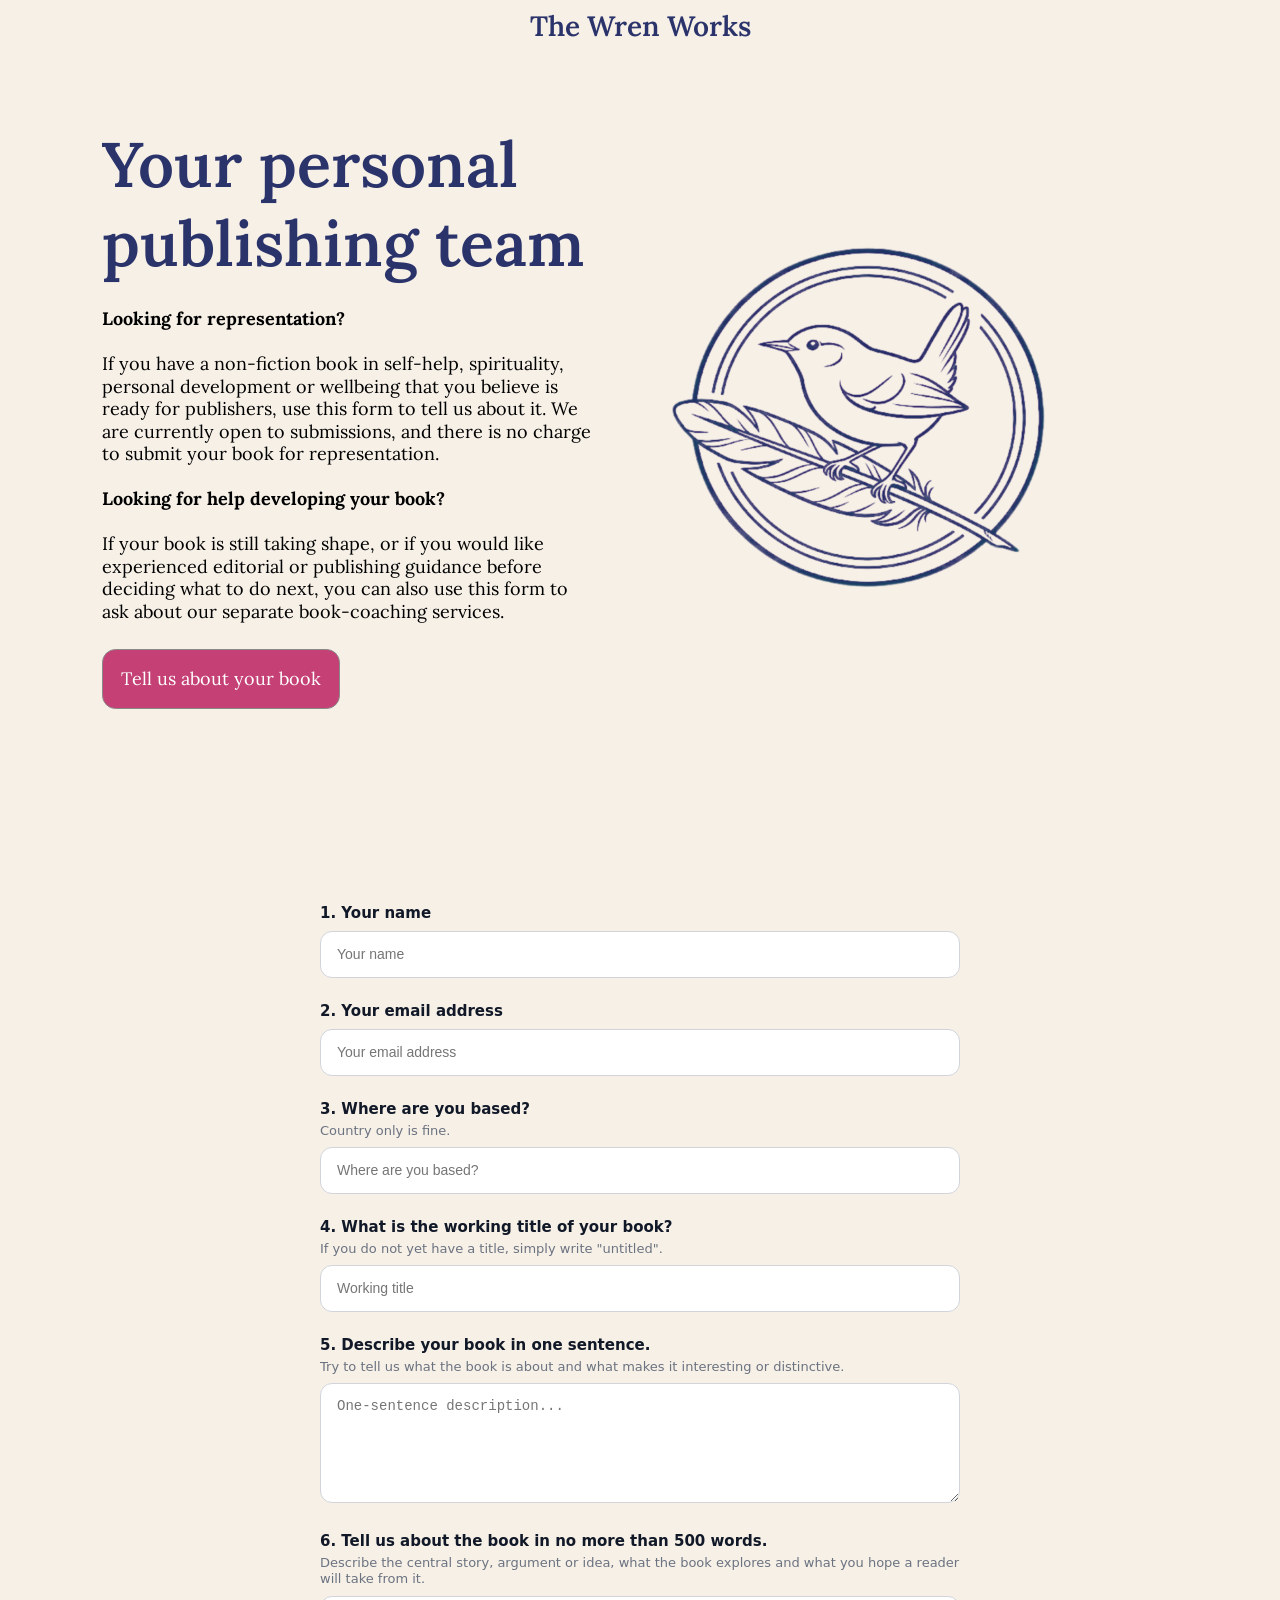
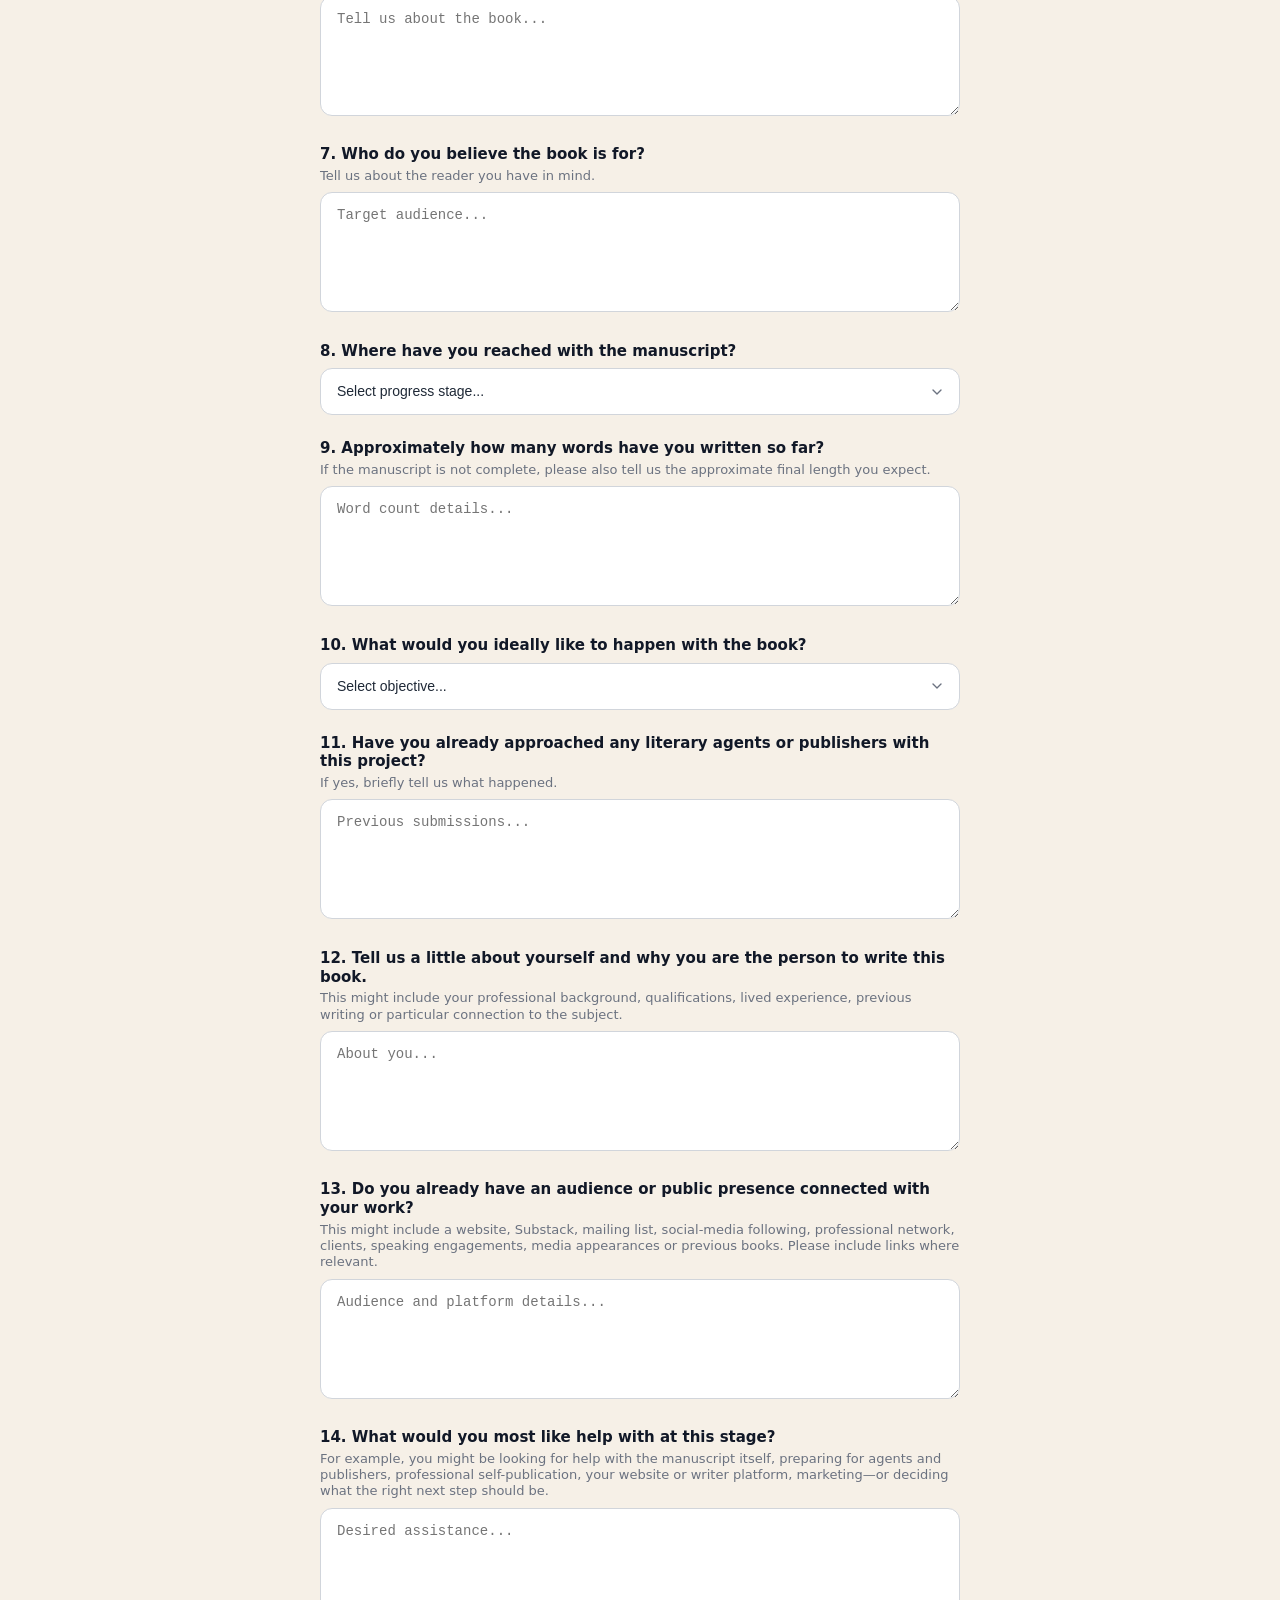
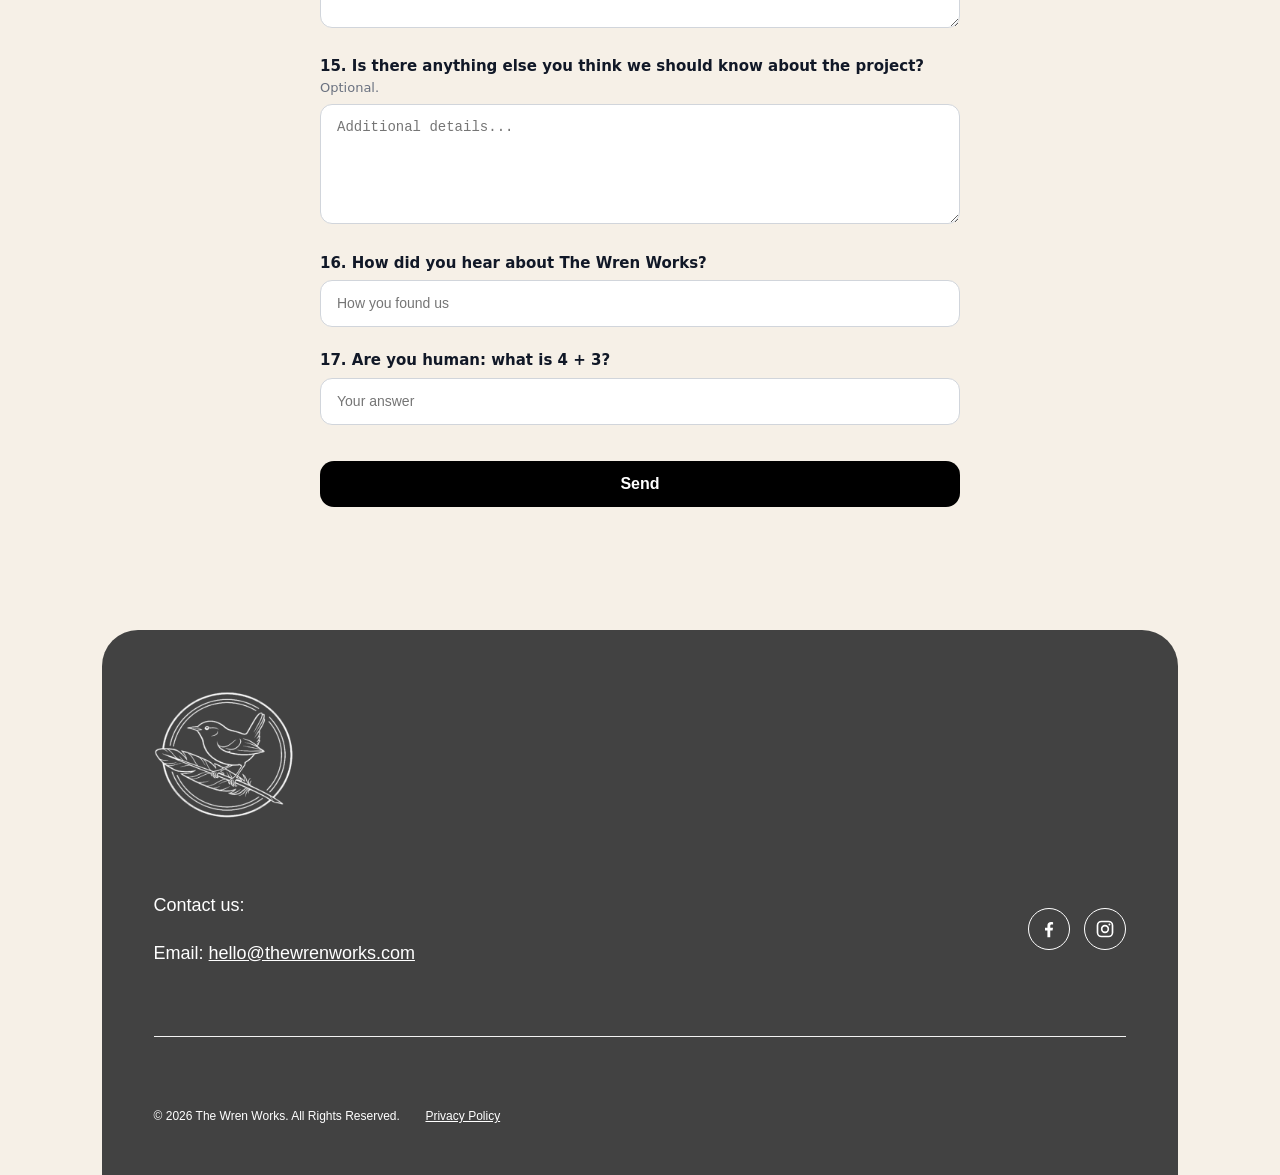
<file: index.html>
<!DOCTYPE html><html lang="en" data-ws-project="cc2d0de1-288e-43a6-b0fa-974bebbb24c8" data-ws-version="497" data-ws-last-published="2026-10-27T09:36:06.078Z"><head><link rel="stylesheet" type="text/css" href="/assets/static/app_generated_index-6937cd5a.tWIMLn9Y.css"><meta charSet="UTF-8"/><meta name="viewport" content="width=device-width,initial-scale=1"/><link rel="preload" as="image" imageSrcSet="/assets/The_Wren_Works_Logo_Blue_Transparent_Square_hXqft4OAI6tB1lydHX_5r.png 16w, /assets/The_Wren_Works_Logo_Blue_Transparent_Square_hXqft4OAI6tB1lydHX_5r.png 32w, /assets/The_Wren_Works_Logo_Blue_Transparent_Square_hXqft4OAI6tB1lydHX_5r.png 48w, /assets/The_Wren_Works_Logo_Blue_Transparent_Square_hXqft4OAI6tB1lydHX_5r.png 64w, /assets/The_Wren_Works_Logo_Blue_Transparent_Square_hXqft4OAI6tB1lydHX_5r.png 96w, /assets/The_Wren_Works_Logo_Blue_Transparent_Square_hXqft4OAI6tB1lydHX_5r.png 128w, /assets/The_Wren_Works_Logo_Blue_Transparent_Square_hXqft4OAI6tB1lydHX_5r.png 256w, /assets/The_Wren_Works_Logo_Blue_Transparent_Square_hXqft4OAI6tB1lydHX_5r.png 384w, /assets/The_Wren_Works_Logo_Blue_Transparent_Square_hXqft4OAI6tB1lydHX_5r.png 640w, /assets/The_Wren_Works_Logo_Blue_Transparent_Square_hXqft4OAI6tB1lydHX_5r.png 750w, /assets/The_Wren_Works_Logo_Blue_Transparent_Square_hXqft4OAI6tB1lydHX_5r.png 828w, /assets/The_Wren_Works_Logo_Blue_Transparent_Square_hXqft4OAI6tB1lydHX_5r.png 1080w, /assets/The_Wren_Works_Logo_Blue_Transparent_Square_hXqft4OAI6tB1lydHX_5r.png 1200w, /assets/The_Wren_Works_Logo_Blue_Transparent_Square_hXqft4OAI6tB1lydHX_5r.png 1920w" imageSizes="100vw"/><script async="" src="https://www.googletagmanager.com/gtag/js?id=G-954B76QLNG"></script><link rel="icon" href="/assets/The_Wren_Works_-_Logo_Transparent_square_VE-O6IhaY5iwHEhUVVaoV.png"/><link rel="preload" href="/assets/Lora-SemiBold_znw0nXS5wxOOpre-IOLf3.ttf" as="font" crossorigin="anonymous"/><link rel="preload" href="/assets/Lora-Medium_MLIfZySnlmDybAi4Fa-6B.ttf" as="font" crossorigin="anonymous"/><link rel="preload" href="/assets/Lora-BoldItalic_Gi897ydtL71wCxP0ZiwmR.ttf" as="font" crossorigin="anonymous"/><link rel="preload" href="/assets/Lora-MediumItalic_n7nVDHxsIgPP_UWSItA-U.ttf" as="font" crossorigin="anonymous"/><link rel="preload" href="/assets/Lora-Regular_C_TjQ6ZStoAsZDpQfTFe5.ttf" as="font" crossorigin="anonymous"/><link rel="preload" href="/assets/Lora-Italic-VariableFont_wght_oUsFwrGcsn1EwSscNb-XW.ttf" as="font" crossorigin="anonymous"/><link rel="preload" href="/assets/Lora-Bold_uh8MZzUZxP8kTWY_SK-nz.ttf" as="font" crossorigin="anonymous"/><link rel="preload" href="/assets/Lora-SemiBoldItalic_jOxKkHY4I21WDI2kAKfRw.ttf" as="font" crossorigin="anonymous"/><link rel="preload" href="/assets/Lora-VariableFont_wght_aYn2qdmpTzmwDis5Dptac.ttf" as="font" crossorigin="anonymous"/><link rel="preload" href="/assets/Lora-Italic_HtMKkSyhNpXAZKQBkb8YR.ttf" as="font" crossorigin="anonymous"/><meta property="og:url" content="https://url/"/><meta property="og:title" content="The Wren Works"/><meta property="og:type" content="website"/><meta property="og:site_name" content="The Wren Works"/><meta name="description" content="Writing and publishing advice from a non-fiction literary agency and book coaching team specialising in self-help, spirituality, personal development and wellbeing."/><meta property="og:description" content="Writing and publishing advice from a non-fiction literary agency and book coaching team specialising in self-help, spirituality, personal development and wellbeing."/><meta property="og:image" content="/assets/logo_TXKBONAHJlMzv4u5fhobM.png"/><meta property="twitter:card" content="summary_large_image"/><title>The Wren Works</title><script type="application/ld+json">{
  "@context": "https://schema.org",
  "@type": "WebSite",
  "name": "The Wren Works"
}</script><script>
  window.dataLayer = window.dataLayer || [];
  function gtag(){dataLayer.push(arguments);}
  gtag('js', new Date());

  gtag('config', 'G-954B76QLNG');
</script></head><body class="w-body c1eefflm c1njz4ho"><div class="w-box c1njz4ho c1d8d4tt"><div style="display:contents"><div style="display:contents"><div style="display:contents"><div style="display:contents"></div></div><nav class="w-box cayvxmk c1g94nmz crvgmco c1tf9l6w cv8vzg6 c1ixtuxv ccdo1v8 c13rtvuj c1uup4ib c1x05l0l cnt8zja cqjnlda c1x7t933 c7qy5pm c1buloke cmfd5ud"><a aria-current="page" class="w-link ccdo1v8 czfl3ei cnt8zja ce9lonv cjrw7s3 c1cwnbqk c3s7c98 c1g6iaa7 cooi6gp cvnld01 ckrvz9r c1lsgh5b c1qcot4p cpta1gi c1964qkb c44tjbl c4scbcq csdn0eq cas8w64 clxubi1 cs2d5f8 ci146ui cv2l5av c1yq2yfl active" href="/"><span class="w-element c4je3xh c1t6bzlg ccdo1v8 czfl3ei cveejg9">The Wren Works</span></a><button type="button" aria-label="Open mobile menu" class="w-button c9tqjor c1pyzt8a c13lg4le c1rxb296 c1brvc39 c1sldssk c4scbcq cingnp7 c129xu9s c1kmctzp c1khjqz8 c1dmftlc cl32jmb c1cmte77 cdnfkux c1cgelw4 ctwn8xu ci146ui cv2l5av c122a9ww cjhjwdh cwlaefo c1wlopdx c1fm6mf0 cwomxg0 c1g5e5t8 c100mxn2 c118kcqx c1jzcjja c33qspo c19h5d9z c1whdfmb c1h4rosp citwlrj cgpvt0p cn8xhuh c7oijxz" aria-haspopup="dialog" aria-expanded="false" aria-controls="radix-:Rkm:" data-state="closed"><div class="w-html-embed"><svg xmlns="http://www.w3.org/2000/svg" viewBox="0 0 22 22" fill="currentColor" width="100%" height="100%" style="display: block;"><path fill-rule="evenodd" d="M2 5.998a.75.75 0 0 1 .75-.75h16.5a.75.75 0 0 1 0 1.5H2.75a.75.75 0 0 1-.75-.75Zm0 5.5a.75.75 0 0 1 .75-.75h16.5a.75.75 0 0 1 0 1.5H2.75a.75.75 0 0 1-.75-.75Zm0 5.5a.75.75 0 0 1 .75-.75h16.5a.75.75 0 0 1 0 1.5H2.75a.75.75 0 0 1-.75-.75Z" clip-rule="evenodd"/></svg></div></button></nav><div class="w-html-embed"><style>
  /* Remove preset margins on paragraphs. Margins on other elements, such as headings, are moved via Tokens. */
  p {
    margin: 0;
  }
  /* Make links scroll to their sections smoothly. */
  * {
    scroll-behavior: smooth;
  }
</style></div></div></div><main class="w-box"><section class="w-box c1hzitv3 c1lb8i4l c1964qkb"><div class="w-box cayvxmk c1g94nmz crvgmco c1tf9l6w cv8vzg6 c1ixtuxv c1t9vn71 c1o768ho c1uup4ib c1x05l0l c1xucrmt c1buloke cmfd5ud ct10b74 cy84l6z"><div class="w-box ccdo1v8 c1o768ho czfl3ei cnt8zja czlac5t cw1hgdq"><h1 class="w-heading cmjvuci c10mfbj2 cx6x4m7 c44tjbl c1t6bzlg c1wlveoc c161wrui c6dwg44 c14iocdl">Your personal publishing team</h1><div class="w-box cdnfkux c100mxn2"><div style="display:contents"><div style="display:contents"><img class="w-image ccdo1v8 cggs2ta cgm7k08" alt="" width="800" height="800" sizes="100vw" srcSet="/assets/The_Wren_Works_Logo_Blue_Transparent_Square_hXqft4OAI6tB1lydHX_5r.png 16w, /assets/The_Wren_Works_Logo_Blue_Transparent_Square_hXqft4OAI6tB1lydHX_5r.png 32w, /assets/The_Wren_Works_Logo_Blue_Transparent_Square_hXqft4OAI6tB1lydHX_5r.png 48w, /assets/The_Wren_Works_Logo_Blue_Transparent_Square_hXqft4OAI6tB1lydHX_5r.png 64w, /assets/The_Wren_Works_Logo_Blue_Transparent_Square_hXqft4OAI6tB1lydHX_5r.png 96w, /assets/The_Wren_Works_Logo_Blue_Transparent_Square_hXqft4OAI6tB1lydHX_5r.png 128w, /assets/The_Wren_Works_Logo_Blue_Transparent_Square_hXqft4OAI6tB1lydHX_5r.png 256w, /assets/The_Wren_Works_Logo_Blue_Transparent_Square_hXqft4OAI6tB1lydHX_5r.png 384w, /assets/The_Wren_Works_Logo_Blue_Transparent_Square_hXqft4OAI6tB1lydHX_5r.png 640w, /assets/The_Wren_Works_Logo_Blue_Transparent_Square_hXqft4OAI6tB1lydHX_5r.png 750w, /assets/The_Wren_Works_Logo_Blue_Transparent_Square_hXqft4OAI6tB1lydHX_5r.png 828w, /assets/The_Wren_Works_Logo_Blue_Transparent_Square_hXqft4OAI6tB1lydHX_5r.png 1080w, /assets/The_Wren_Works_Logo_Blue_Transparent_Square_hXqft4OAI6tB1lydHX_5r.png 1200w, /assets/The_Wren_Works_Logo_Blue_Transparent_Square_hXqft4OAI6tB1lydHX_5r.png 1920w" src="/assets/The_Wren_Works_Logo_Blue_Transparent_Square_hXqft4OAI6tB1lydHX_5r.png" decoding="async" loading="eager"/></div></div></div><p class="w-paragraph c1r7vju"><b class="w-element">Looking for representation?</b><br/><br/>If you have a non-fiction book in self-help, spirituality, personal development or wellbeing that you believe is ready for publishers, use this form to tell us about it. We are currently open to submissions, and there is no charge to submit your book for representation.<br/><br/><b class="w-element">Looking for help developing your book?</b><br/><br/>If your book is still taking shape, or if you would like experienced editorial or publishing guidance before deciding what to do next, you can also use this form to ask about our separate book-coaching services.</p><a class="w-link c9tqjor c7we0se c13lg4le c1rxb296 c1brvc39 c1sldssk c4scbcq cingnp7 c129xu9s c1kmctzp c1khjqz8 c1dmftlc cl32jmb c1lkqi41 c1njz4ho c1cgelw4 ctwn8xu ci146ui cv2l5av c122a9ww cjhjwdh cwlaefo c1wlopdx c1fm6mf0 cwomxg0 c13o6rn9 cgpvt0p" href="/#contact">Tell us about your book</a></div><div class="w-box ccdo1v8 c7qy5pm cnt8zja c1o768ho cd9nun1"><div style="display:contents"><div style="display:contents"><img class="w-image ccdo1v8 cggs2ta cgm7k08" alt="" width="800" height="800" sizes="100vw" srcSet="/assets/The_Wren_Works_Logo_Blue_Transparent_Square_hXqft4OAI6tB1lydHX_5r.png 16w, /assets/The_Wren_Works_Logo_Blue_Transparent_Square_hXqft4OAI6tB1lydHX_5r.png 32w, /assets/The_Wren_Works_Logo_Blue_Transparent_Square_hXqft4OAI6tB1lydHX_5r.png 48w, /assets/The_Wren_Works_Logo_Blue_Transparent_Square_hXqft4OAI6tB1lydHX_5r.png 64w, /assets/The_Wren_Works_Logo_Blue_Transparent_Square_hXqft4OAI6tB1lydHX_5r.png 96w, /assets/The_Wren_Works_Logo_Blue_Transparent_Square_hXqft4OAI6tB1lydHX_5r.png 128w, /assets/The_Wren_Works_Logo_Blue_Transparent_Square_hXqft4OAI6tB1lydHX_5r.png 256w, /assets/The_Wren_Works_Logo_Blue_Transparent_Square_hXqft4OAI6tB1lydHX_5r.png 384w, /assets/The_Wren_Works_Logo_Blue_Transparent_Square_hXqft4OAI6tB1lydHX_5r.png 640w, /assets/The_Wren_Works_Logo_Blue_Transparent_Square_hXqft4OAI6tB1lydHX_5r.png 750w, /assets/The_Wren_Works_Logo_Blue_Transparent_Square_hXqft4OAI6tB1lydHX_5r.png 828w, /assets/The_Wren_Works_Logo_Blue_Transparent_Square_hXqft4OAI6tB1lydHX_5r.png 1080w, /assets/The_Wren_Works_Logo_Blue_Transparent_Square_hXqft4OAI6tB1lydHX_5r.png 1200w, /assets/The_Wren_Works_Logo_Blue_Transparent_Square_hXqft4OAI6tB1lydHX_5r.png 1920w" src="/assets/The_Wren_Works_Logo_Blue_Transparent_Square_hXqft4OAI6tB1lydHX_5r.png" decoding="async" loading="eager"/></div></div></div></div></section><section id="contact" class="w-box c1hzitv3 c1lb8i4l"><div class="w-box cayvxmk c1g94nmz crvgmco c1tf9l6w cv8vzg6 c1ixtuxv ccdo1v8 c1o768ho c1p1oiur crsj5vb c1buloke cmfd5ud"><div class="w-box c5vt19m cy4x23 cora95j c1v3bltv c1989kh7 c1va8b1i c10llp0q cf8swuh cmochtn cygquf9 c1dcexo6 cef5mjv ctsfn51 c1isgihs"></div></div></section></main><div style="display:contents"><div style="display:contents"><footer class="w-box cayvxmk c1g94nmz crvgmco c1tf9l6w cv8vzg6 c1ixtuxv ccdo1v8 c1o768ho c1p1oiur crsj5vb c9tqjor c1buloke cmfd5ud c76w5dv cjj8lsn"><div class="w-box c1q120ui cnopd54 c6rsq3t c1czifmt c1vxw0rd ccdo1v8 c1o768ho c1p1oiur crsj5vb cef5mjv"><div class="w-box c1t9vn71 c1uup4ib c1x05l0l c2pinjm c1wm1hiu ct10b74 cy84l6z"><img class="w-image" alt="" width="140" height="140" sizes="100vw" srcSet="/assets/The_Wren_Works_Logo_White_z3M9zsX5lkpudOB6Ry5Bc.png 16w, /assets/The_Wren_Works_Logo_White_z3M9zsX5lkpudOB6Ry5Bc.png 32w, /assets/The_Wren_Works_Logo_White_z3M9zsX5lkpudOB6Ry5Bc.png 48w, /assets/The_Wren_Works_Logo_White_z3M9zsX5lkpudOB6Ry5Bc.png 64w, /assets/The_Wren_Works_Logo_White_z3M9zsX5lkpudOB6Ry5Bc.png 96w, /assets/The_Wren_Works_Logo_White_z3M9zsX5lkpudOB6Ry5Bc.png 128w, /assets/The_Wren_Works_Logo_White_z3M9zsX5lkpudOB6Ry5Bc.png 256w, /assets/The_Wren_Works_Logo_White_z3M9zsX5lkpudOB6Ry5Bc.png 384w" src="/assets/The_Wren_Works_Logo_White_z3M9zsX5lkpudOB6Ry5Bc.png" decoding="async" loading="lazy"/><div style="display:contents"><div style="display:contents"></div></div></div><div class="w-box ccdo1v8 c1p1oiur crsj5vb c1djcjaj cy84l6z"><div class="w-box ccdo1v8 c1o768ho czlac5t cw1hgdq czfl3ei cveejg9"><div class="w-text c1eifmcj cklwdp1 c17h131c c1rorevm c1et70us ca4zda c1s5iggy c116j71s c1paw13f">Contact us:</div><div class="w-text">Email: <a href="mailto:hello@thewrenworks.com" target="_blank" class="w-element c1je04uq c7qy5pm cveejg9 ce9lonv cjrw7s3 c9tqjor c3s7c98 c6od58n cgeq41r cvnld01 ckrvz9r c1lsgh5b c1qcot4p cpta1gi cas8w64 clxubi1 cs2d5f8 ci146ui cv2l5av">hello@thewrenworks.com</a></div></div><div class="w-box ccdo1v8 c7qy5pm ce9lonv cjrw7s3 c1b9b2da c1keu5a5 c1k3wwe7"><div class="w-html-embed"><style>
  .wren-social { display: flex; gap: 14px; align-items: center; }
  .wren-social a {
    display: inline-flex;
    align-items: center;
    justify-content: center;
    width: 40px;
    height: 40px;
    border: 1.5px solid #ffffff;
    border-radius: 50%;
    color: #ffffff;
    transition: background 0.2s, color 0.2s;
  }
  .wren-social a:hover { background: #ffffff; color: #424242; }
  .wren-social svg { width: 20px; height: 20px; fill: currentColor; }
</style>

<div class="wren-social">
  <a href="https://www.facebook.com/thewrenworks" target="_blank" rel="noopener noreferrer" aria-label="The Wren Works on Facebook">
    <svg viewBox="0 0 24 24" aria-hidden="true">
      <path d="M13.5 22v-8.2h2.8l.5-3.3h-3.3V8.4c0-.9.4-1.7 1.8-1.7h1.6V3.8c-.3 0-1.3-.2-2.5-.2-2.6 0-4.3 1.6-4.3 4.4v2.5H7.2v3.3h2.9V22h3.4z"/>
    </svg>
  </a>
  <a href="https://www.instagram.com/thewrenworks/" target="_blank" rel="noopener noreferrer" aria-label="The Wren Works on Instagram">
    <svg viewBox="0 0 24 24" aria-hidden="true">
      <path d="M7.8 2h8.4A5.8 5.8 0 0 1 22 7.8v8.4a5.8 5.8 0 0 1-5.8 5.8H7.8A5.8 5.8 0 0 1 2 16.2V7.8A5.8 5.8 0 0 1 7.8 2zm-.2 2A3.6 3.6 0 0 0 4 7.6v8.8A3.6 3.6 0 0 0 7.6 20h8.8a3.6 3.6 0 0 0 3.6-3.6V7.6A3.6 3.6 0 0 0 16.4 4H7.6zM17.3 5.5a1.2 1.2 0 1 1 0 2.4 1.2 1.2 0 0 1 0-2.4zM12 7a5 5 0 1 1 0 10 5 5 0 0 1 0-10zm0 2a3 3 0 1 0 0 6 3 3 0 0 0 0-6z"/>
    </svg>
  </a>
</div></div></div></div><hr class="w-separator cv8vzg6 c1e5o7b8 c10mfbj2 cx6x4m7"/><div class="w-box ccdo1v8 czlac5t cw1hgdq cg9rdh0"><div class="w-text c10n7stp c1j2tvth crpxkqz">© 2026 The Wren Works. All Rights Reserved.</div><a class="w-link c1je04uq c7qy5pm cveejg9 ce9lonv cjrw7s3 c9tqjor c3s7c98 c6od58n cgeq41r cvnld01 ckrvz9r c1lsgh5b c1qcot4p cpta1gi crpxkqz cas8w64 clxubi1 cs2d5f8 ci146ui cv2l5av" href="/privacy">Privacy Policy</a></div></div></footer><div style="display:contents"><div style="display:contents"><div class="w-html-embed"><style>
:root {
  --ani-duration: var(--duration-default, .2s);
  --ani-delay: 0s;
  --ani-slide-offset: 20%;
  --ani-zoom-in-scale: 1;
  --ani-zoom-out-scale: .85;
  --ani-flip-rotate: 30deg;
  --ani-easing: var(--easing-default, ease);
  --ani-fill-mode: forwards;
}
[data-ani]:not([data-ani-children]),[data-ani-children]:not([data-ani-progress])>*{animation-duration:var(--ani-duration);animation-delay:var(--ani-delay);animation-timing-function:var(--ani-easing);animation-fill-mode:var(--ani-fill-mode);opacity:0}[data-ani-progress]:not([data-ani-children]),[data-ani-children]:not([data-ani])>*{transition-property:opacity,transform;transition-duration:var(--ani-duration);transition-timing-function:var(--ani-easing);opacity:0}
@keyframes fadeIn{from{opacity:0}
to{opacity:1}}
@keyframes fadeOut{from{opacity:1}
to{opacity:0}}[data-ani-children][data-ani='fade']>.in,[data-ani='fade']:where(.in:not([data-state]),[data-state$='open'],[data-state='active']){animation-name:fadeIn}[data-ani-children][data-ani='fade']>.out,[data-ani='fade']:where(.out:not([data-state]),[data-state='closed'],[data-state='inactive']){animation-name:fadeOut}
@keyframes slideIn{from{opacity:0;translate:var(--ani-slide-transform)}
to{opacity:1;translate:none}}
@keyframes slideOut{from{opacity:1;translate:none}
to{opacity:0;translate:var(--ani-slide-transform)}}[data-ani-children][data-ani|='slide']>.in,[data-ani|='slide']:where(.in:not([data-state]),[data-state$='open'],[data-state='active']){animation-name:slideIn}[data-ani-children][data-ani|='slide']>.out,[data-ani|='slide']:where(.out:not([data-state]),[data-state='closed'],[data-state='inactive']){animation-name:slideOut}[data-ani='slide-up']{--ani-slide-transform:0 var(--ani-slide-offset)}[data-ani='slide-down']{--ani-slide-transform:0 calc(-1*var(--ani-slide-offset))}[data-ani='slide-left']{--ani-slide-transform:var(--ani-slide-offset)}[data-ani='slide-right']{--ani-slide-transform:calc(-1*var(--ani-slide-offset))}
@keyframes zoomIn{from{opacity:0;scale:var(--ani-zoom-out-scale)}
to{opacity:1;scale:1}}
@keyframes zoomOut{from{opacity:1;scale:1}
to{opacity:0;scale:var(--ani-zoom-in-scale)}}[data-ani-children][data-ani='zoom']>.in,[data-ani|='zoom']:where(.in:not([data-state]),[data-state$='open'],[data-state='active']){animation-name:zoomIn}[data-ani-children][data-ani='zoom']>.out,[data-ani|='zoom']:where(.out:not([data-state]),[data-state='closed'],[data-state='inactive']){animation-name:zoomOut}[data-ani-children][data-ani-progress='zoom']>*,[data-ani-progress='zoom']:not([data-ani-children]){transform:scale(var(--ani-zoom-out-scale))}
@keyframes flipInY{from{rotate:y var(--ani-flip-rotate);perspective:2000px;opacity:0}
to{rotate:y 0;opacity:1}}
@keyframes flipOutY{from{rotate:y 0;opacity:1}
to{perspective:2000px;rotate:y var(--ani-flip-rotate);opacity:0}}
@keyframes flipInX{from{perspective:2000px;rotate:x var(--ani-flip-rotate);opacity:0}
to{rotate:x 0;opacity:1}}
@keyframes flipOutX{from{rotate:x 0;opacity:1}
to{perspective:2000px;rotate:x var(--ani-flip-rotate);opacity:0}}[data-ani-children][data-ani='flip-y']>.in,[data-ani='flip-y']:where(.in:not([data-state]),[data-state$='open'],[data-state='active']){animation-name:flipInY}[data-ani-children][data-ani='flip-x']>.in,[data-ani='flip-x']:where(.in:not([data-state]),[data-state$='open'],[data-state='active']){animation-name:flipInX}[data-ani-children][data-ani='flip-y']>.out,[data-ani='flip-y']:where(.out:not([data-state]),[data-state='closed'],[data-state='inactive']){animation-name:flipOutY}[data-ani-children][data-ani='flip-x']>.out,[data-ani='flip-x']:where(.out:not([data-state]),[data-state='closed'],[data-state='inactive']){animation-name:flipOutX}
@keyframes expandDown{from{height:0}
to{height:var(--newHeight)}}
@keyframes expandUp{from{height:var(--newHeight)}
to{height:0}}[data-ani='expand'],[data-ani='expand'][data-state='open'],[data-ani='expand'].in{--newHeight:var(--custom-height,var(--radix-accordion-content-height,var(--radix-collapsible-content-height,100%)));overflow:hidden;opacity:1}[data-ani-children][data-ani='expand']>.in,[data-ani='expand']:where(.in:not([data-state]),[data-state$='open'],[data-state='active']){animation:expandDown var(--ani-duration)var(--ani-easing)}[data-ani-children][data-ani='expand']>.out,[data-ani='expand']:where(.out:not([data-state]),[data-state='closed'],[data-state='inactive']){animation:expandUp var(--ani-duration)var(--ani-easing)}
@media(prefers-reduced-motion:reduce){[data-ani]:not([data-ani-children]),[data-ani-progress]:not([data-ani-children]),[data-ani-children]>*{opacity:1;transform:none;animation:none;rotate:none;scale:none;translate:none}}
</style></div></div></div></div></div></div><script id="vike_pageContext" type="application/json">{"pageId":"\/pages\/index","routeParams":{},"data":{"url":"https:\/\/url\/","system":{"params":{},"search":{},"origin":"https:\/\/url","pathname":"\/"},"resources":{},"pageMeta":{"title":"The Wren Works","description":"Writing and publishing advice from a non-fiction literary agency and book coaching team specialising in self-help, spirituality, personal development and wellbeing.","excludePageFromSearch":false,"language":"!undefined","socialImageAssetName":"logo_TXKBONAHJlMzv4u5fhobM.png","socialImageUrl":"!undefined","status":"!undefined","redirect":"!undefined","content":"!undefined","custom":[]}}}</script><script id="vike_globalContext" type="application/json">{}</script><script src="/assets/entries/entry-server-routing.UgNum5vB.js" type="module" async></script><link rel="modulepreload" href="/assets/entries/pages_index.D8g6wgQQ.js" as="script" type="text/javascript"><link rel="modulepreload" href="/assets/chunks/chunk-3KONIwOO.js" as="script" type="text/javascript"></body></html>
</file>
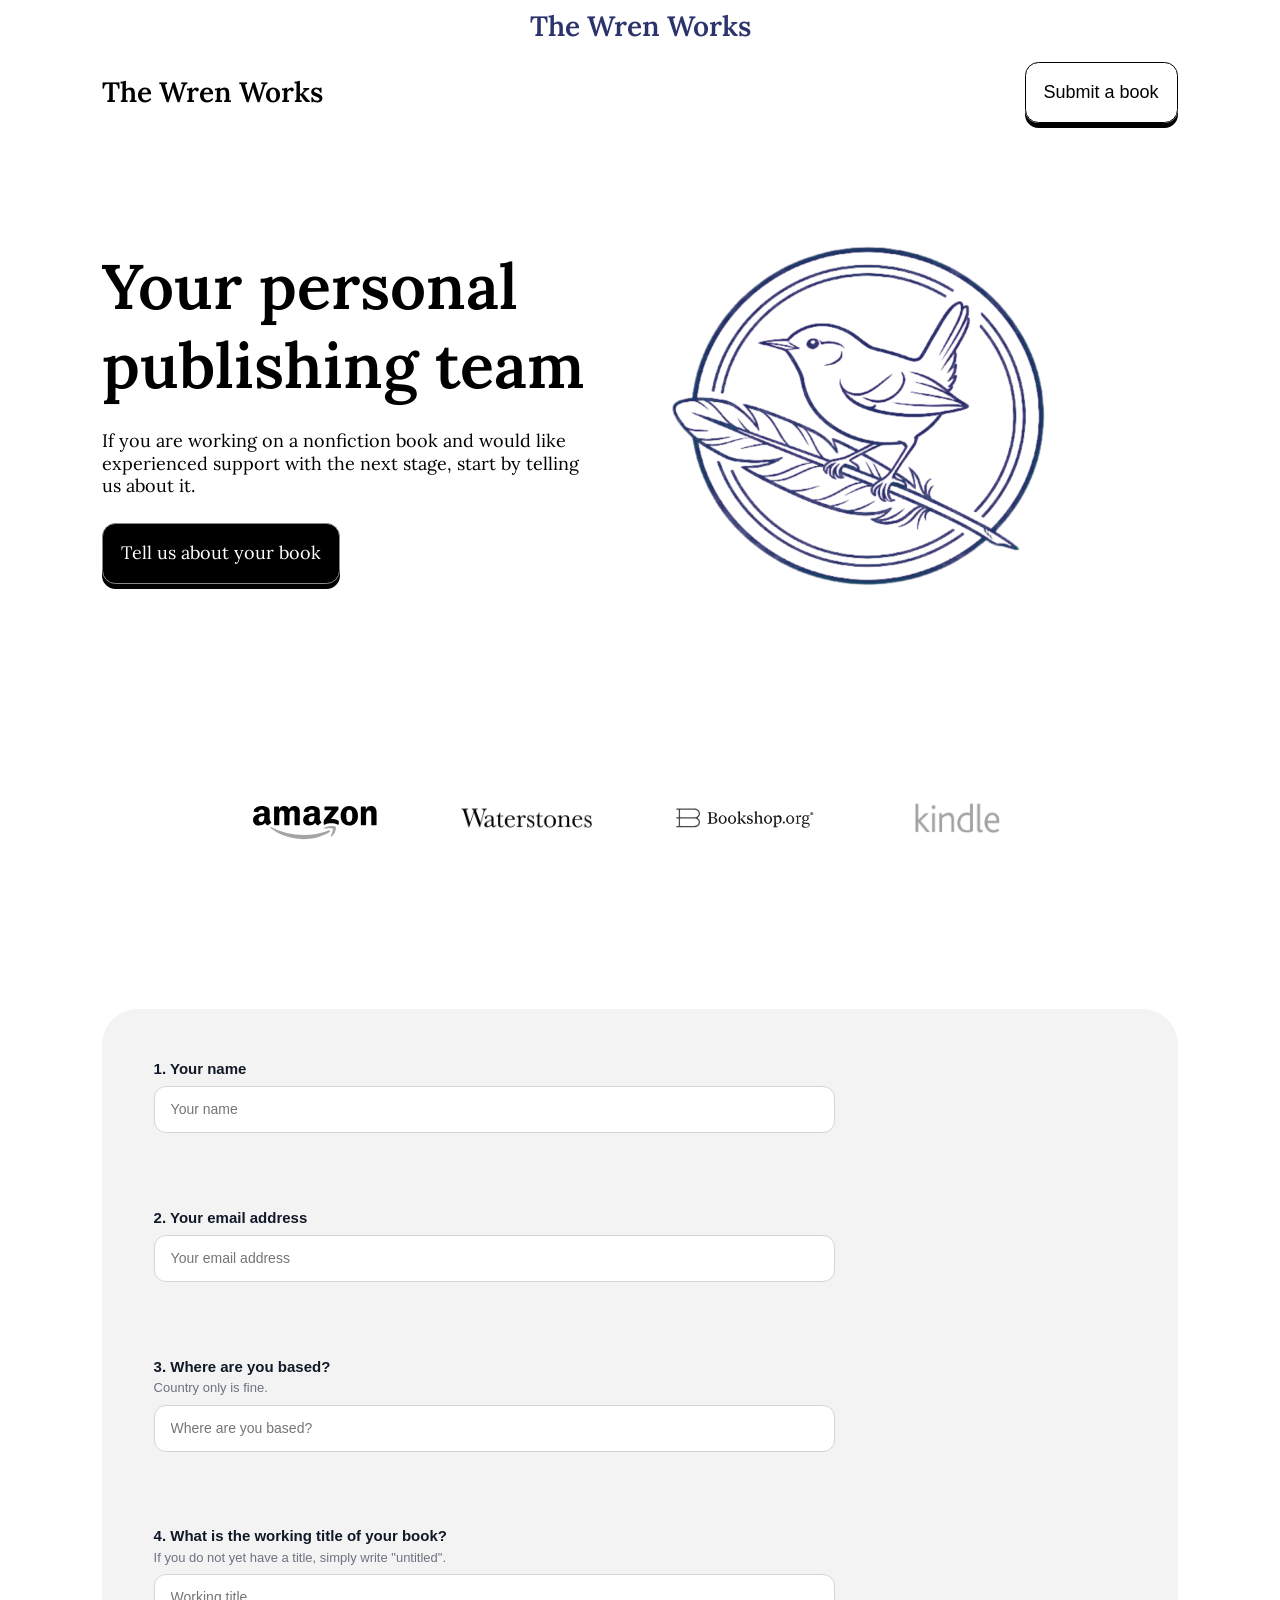
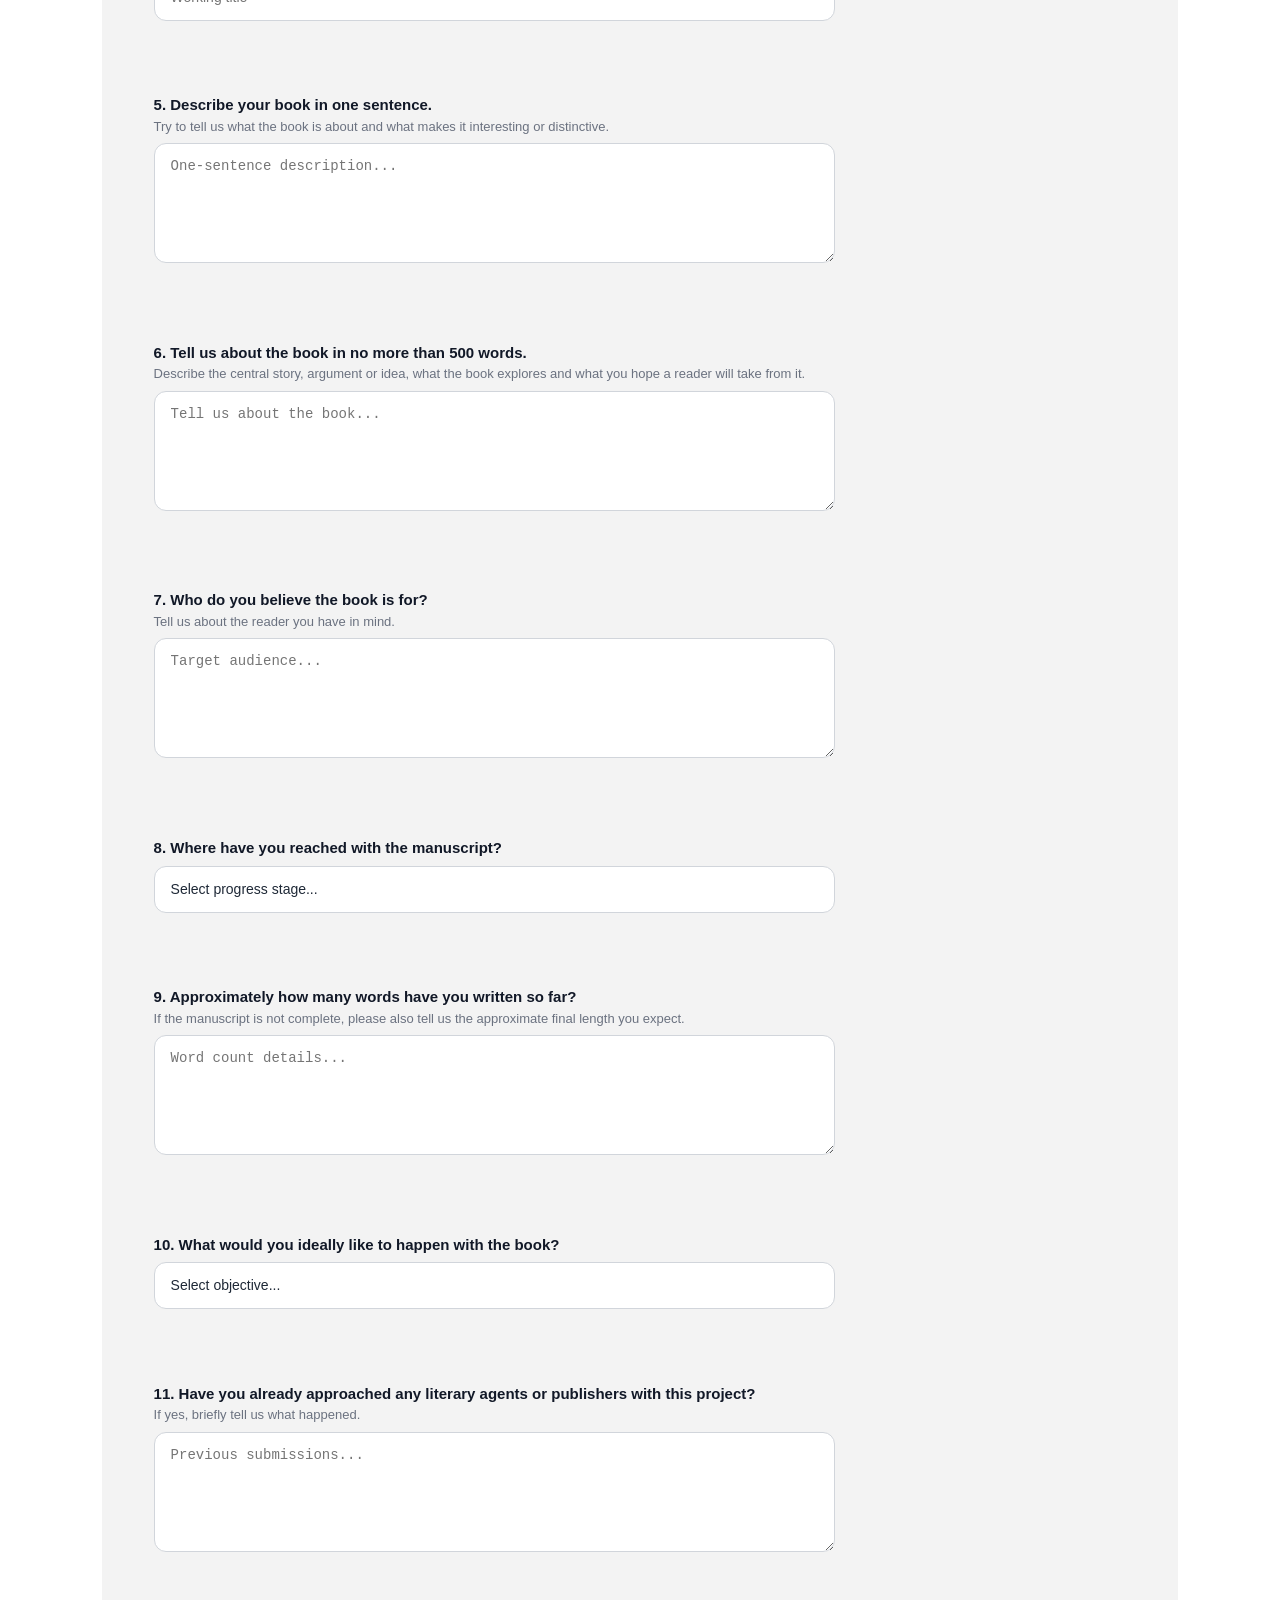
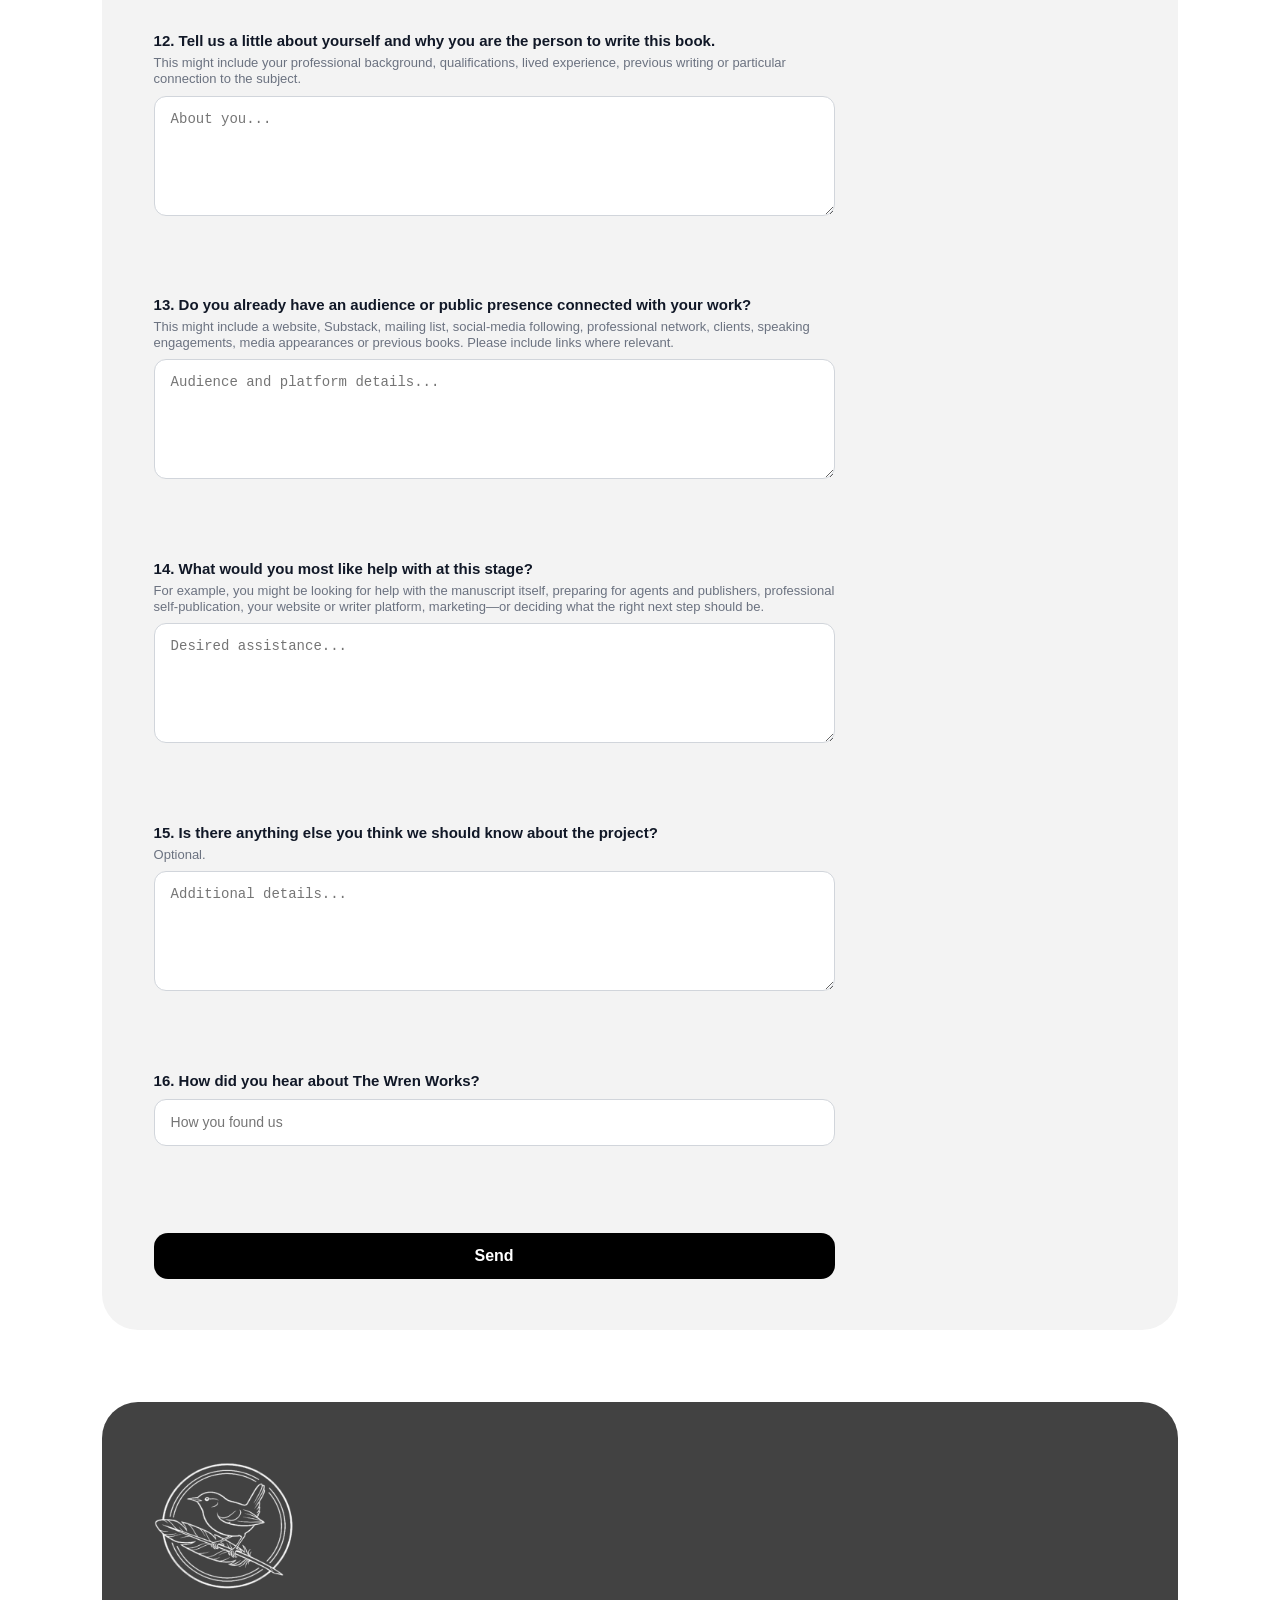
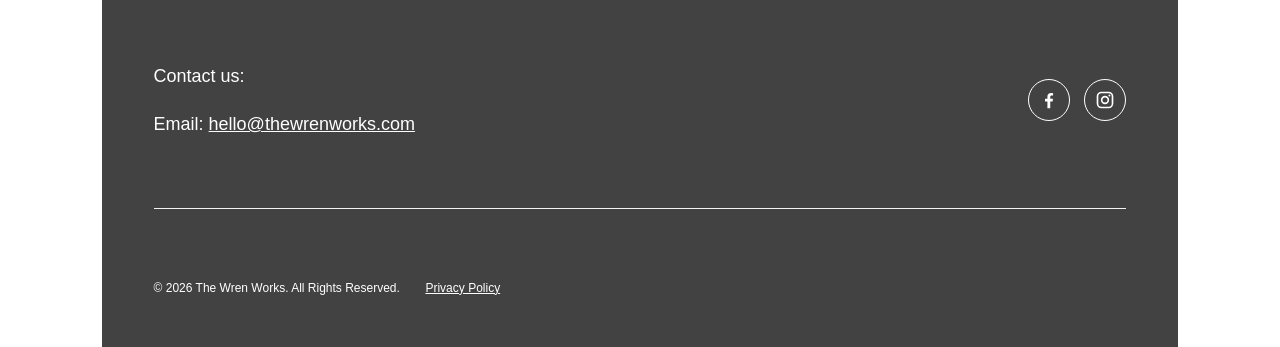
<file: copy-1/index.html>
<!DOCTYPE html><html lang="en" data-ws-project="cc2d0de1-288e-43a6-b0fa-974bebbb24c8" data-ws-version="497" data-ws-last-published="2026-10-27T09:36:06.078Z"><head><link rel="stylesheet" type="text/css" href="/assets/static/app_generated_index-6937cd5a.tWIMLn9Y.css"><meta charSet="UTF-8"/><meta name="viewport" content="width=device-width,initial-scale=1"/><link rel="preload" as="image" imageSrcSet="/assets/The_Wren_Works_Logo_Blue_Transparent_Square_hXqft4OAI6tB1lydHX_5r.png 16w, /assets/The_Wren_Works_Logo_Blue_Transparent_Square_hXqft4OAI6tB1lydHX_5r.png 32w, /assets/The_Wren_Works_Logo_Blue_Transparent_Square_hXqft4OAI6tB1lydHX_5r.png 48w, /assets/The_Wren_Works_Logo_Blue_Transparent_Square_hXqft4OAI6tB1lydHX_5r.png 64w, /assets/The_Wren_Works_Logo_Blue_Transparent_Square_hXqft4OAI6tB1lydHX_5r.png 96w, /assets/The_Wren_Works_Logo_Blue_Transparent_Square_hXqft4OAI6tB1lydHX_5r.png 128w, /assets/The_Wren_Works_Logo_Blue_Transparent_Square_hXqft4OAI6tB1lydHX_5r.png 256w, /assets/The_Wren_Works_Logo_Blue_Transparent_Square_hXqft4OAI6tB1lydHX_5r.png 384w, /assets/The_Wren_Works_Logo_Blue_Transparent_Square_hXqft4OAI6tB1lydHX_5r.png 640w, /assets/The_Wren_Works_Logo_Blue_Transparent_Square_hXqft4OAI6tB1lydHX_5r.png 750w, /assets/The_Wren_Works_Logo_Blue_Transparent_Square_hXqft4OAI6tB1lydHX_5r.png 828w, /assets/The_Wren_Works_Logo_Blue_Transparent_Square_hXqft4OAI6tB1lydHX_5r.png 1080w, /assets/The_Wren_Works_Logo_Blue_Transparent_Square_hXqft4OAI6tB1lydHX_5r.png 1200w, /assets/The_Wren_Works_Logo_Blue_Transparent_Square_hXqft4OAI6tB1lydHX_5r.png 1920w" imageSizes="100vw"/><script async="" src="https://www.googletagmanager.com/gtag/js?id=G-954B76QLNG"></script><link rel="icon" href="/assets/The_Wren_Works_-_Logo_Transparent_square_VE-O6IhaY5iwHEhUVVaoV.png"/><link rel="preload" href="/assets/Lora-SemiBold_znw0nXS5wxOOpre-IOLf3.ttf" as="font" crossorigin="anonymous"/><link rel="preload" href="/assets/Lora-Medium_MLIfZySnlmDybAi4Fa-6B.ttf" as="font" crossorigin="anonymous"/><link rel="preload" href="/assets/Lora-BoldItalic_Gi897ydtL71wCxP0ZiwmR.ttf" as="font" crossorigin="anonymous"/><link rel="preload" href="/assets/Lora-MediumItalic_n7nVDHxsIgPP_UWSItA-U.ttf" as="font" crossorigin="anonymous"/><link rel="preload" href="/assets/Lora-Regular_C_TjQ6ZStoAsZDpQfTFe5.ttf" as="font" crossorigin="anonymous"/><link rel="preload" href="/assets/Lora-Italic-VariableFont_wght_oUsFwrGcsn1EwSscNb-XW.ttf" as="font" crossorigin="anonymous"/><link rel="preload" href="/assets/Lora-Bold_uh8MZzUZxP8kTWY_SK-nz.ttf" as="font" crossorigin="anonymous"/><link rel="preload" href="/assets/Lora-SemiBoldItalic_jOxKkHY4I21WDI2kAKfRw.ttf" as="font" crossorigin="anonymous"/><link rel="preload" href="/assets/Lora-VariableFont_wght_aYn2qdmpTzmwDis5Dptac.ttf" as="font" crossorigin="anonymous"/><link rel="preload" href="/assets/Lora-Italic_HtMKkSyhNpXAZKQBkb8YR.ttf" as="font" crossorigin="anonymous"/><meta property="og:url" content="https://url/copy-1"/><meta property="og:title" content="The Wren Works"/><meta property="og:type" content="website"/><meta property="og:site_name" content="The Wren Works"/><meta name="robots" content="noindex, nofollow"/><meta name="description" content="Writing and publishing advice from a non-fiction literary agency and book coaching team specialising in self-help, spirituality, personal development and wellbeing."/><meta property="og:description" content="Writing and publishing advice from a non-fiction literary agency and book coaching team specialising in self-help, spirituality, personal development and wellbeing."/><meta property="og:image" content="/assets/logo_TXKBONAHJlMzv4u5fhobM.png"/><meta property="twitter:card" content="summary_large_image"/><title>The Wren Works</title><script type="application/ld+json">{
  "@context": "https://schema.org",
  "@type": "WebSite",
  "name": "The Wren Works"
}</script><script>
  window.dataLayer = window.dataLayer || [];
  function gtag(){dataLayer.push(arguments);}
  gtag('js', new Date());

  gtag('config', 'G-954B76QLNG');
</script></head><body class="w-body c1eefflm c1njz4ho"><div class="w-box c1njz4ho"><div style="display:contents"><div style="display:contents"><div style="display:contents"><div style="display:contents"></div></div><nav class="w-box cayvxmk c1g94nmz crvgmco c1tf9l6w cv8vzg6 c1ixtuxv ccdo1v8 c13rtvuj c1uup4ib c1x05l0l cnt8zja cqjnlda c1x7t933 c7qy5pm c1buloke cmfd5ud"><a class="w-link ccdo1v8 czfl3ei cnt8zja ce9lonv cjrw7s3 c1cwnbqk c3s7c98 c1g6iaa7 cooi6gp cvnld01 ckrvz9r c1lsgh5b c1qcot4p cpta1gi c1964qkb c44tjbl c4scbcq csdn0eq cas8w64 clxubi1 cs2d5f8 ci146ui cv2l5av c1yq2yfl" href="/"><span class="w-element c4je3xh c1t6bzlg ccdo1v8 czfl3ei cveejg9">The Wren Works</span></a><button type="button" aria-label="Open mobile menu" class="w-button c9tqjor c1pyzt8a c13lg4le c1rxb296 c1brvc39 c1sldssk c4scbcq cingnp7 c129xu9s c1kmctzp c1khjqz8 c1dmftlc cl32jmb c1cmte77 cdnfkux c1cgelw4 ctwn8xu ci146ui cv2l5av c122a9ww cjhjwdh cwlaefo c1wlopdx c1fm6mf0 cwomxg0 c1g5e5t8 c100mxn2 c118kcqx c1jzcjja c33qspo c19h5d9z c1whdfmb c1h4rosp citwlrj cgpvt0p cn8xhuh c7oijxz" aria-haspopup="dialog" aria-expanded="false" aria-controls="radix-:R18m:" data-state="closed"><div class="w-html-embed"><svg xmlns="http://www.w3.org/2000/svg" viewBox="0 0 22 22" fill="currentColor" width="100%" height="100%" style="display: block;"><path fill-rule="evenodd" d="M2 5.998a.75.75 0 0 1 .75-.75h16.5a.75.75 0 0 1 0 1.5H2.75a.75.75 0 0 1-.75-.75Zm0 5.5a.75.75 0 0 1 .75-.75h16.5a.75.75 0 0 1 0 1.5H2.75a.75.75 0 0 1-.75-.75Zm0 5.5a.75.75 0 0 1 .75-.75h16.5a.75.75 0 0 1 0 1.5H2.75a.75.75 0 0 1-.75-.75Z" clip-rule="evenodd"/></svg></div></button></nav><div class="w-html-embed"><style>
  /* Remove preset margins on paragraphs. Margins on other elements, such as headings, are moved via Tokens. */
  p {
    margin: 0;
  }
  /* Make links scroll to their sections smoothly. */
  * {
    scroll-behavior: smooth;
  }
</style></div></div></div><nav class="w-box cayvxmk c1g94nmz crvgmco c1tf9l6w cv8vzg6 c1ixtuxv ccdo1v8 c13rtvuj c1uup4ib c1x05l0l c1djcjaj cqjnlda c1x7t933 c7qy5pm c1buloke cmfd5ud"><a class="w-link c1je04uq c7qy5pm cveejg9 ce9lonv cjrw7s3 c1cwnbqk c3s7c98 c1g6iaa7 cooi6gp cvnld01 ckrvz9r c1lsgh5b c1qcot4p cpta1gi c1964qkb c44tjbl c4scbcq cas8w64 clxubi1 cs2d5f8 ci146ui cv2l5av c1yq2yfl" href="/"><span class="w-element c4je3xh">The Wren Works</span></a><div aria-label="Main navigation" class="w-box c1s05uw2 ccdo1v8 c13rtvuj c7qy5pm cveejg9 czlac5t cw1hgdq c19x3wtq c1j8oni9 c1u1y1hi ccf6y70 cy84l6z cd9nun1"><div style="display:contents"><div style="display:contents"></div></div><a class="w-link c1suzd87 csudl2l c13lg4le c1rxb296 c1brvc39 c1sldssk c4scbcq cingnp7 c129xu9s c1kmctzp c1khjqz8 c1dmftlc cl32jmb c1cmte77 c1h731ja c1gi8jfc ctwn8xu ci146ui cv2l5av c122a9ww cjhjwdh cwlaefo c1wlopdx c1fm6mf0 cwomxg0 c13o6rn9 cgpvt0p" href="/#contact">Submit a book</a></div><button type="button" aria-label="Open mobile menu" class="w-button c9tqjor c1pyzt8a c13lg4le c1rxb296 c1brvc39 c1sldssk c4scbcq cingnp7 c129xu9s c1kmctzp c1khjqz8 c1dmftlc cl32jmb c1cmte77 cdnfkux c1cgelw4 ctwn8xu ci146ui cv2l5av c122a9ww cjhjwdh cwlaefo c1wlopdx c1fm6mf0 cwomxg0 c1g5e5t8 c100mxn2 c118kcqx c1jzcjja c33qspo c19h5d9z c1whdfmb c1h4rosp citwlrj cgpvt0p cn8xhuh c7oijxz" aria-haspopup="dialog" aria-expanded="false" aria-controls="radix-:Rd6:" data-state="closed"><div class="w-html-embed"><svg xmlns="http://www.w3.org/2000/svg" viewBox="0 0 22 22" fill="currentColor" width="100%" height="100%" style="display: block;"><path fill-rule="evenodd" d="M2 5.998a.75.75 0 0 1 .75-.75h16.5a.75.75 0 0 1 0 1.5H2.75a.75.75 0 0 1-.75-.75Zm0 5.5a.75.75 0 0 1 .75-.75h16.5a.75.75 0 0 1 0 1.5H2.75a.75.75 0 0 1-.75-.75Zm0 5.5a.75.75 0 0 1 .75-.75h16.5a.75.75 0 0 1 0 1.5H2.75a.75.75 0 0 1-.75-.75Z" clip-rule="evenodd"/></svg></div></button></nav><main class="w-box"><section class="w-box c1hzitv3 c1lb8i4l c1964qkb"><div class="w-box cayvxmk c1g94nmz crvgmco c1tf9l6w cv8vzg6 c1ixtuxv c1t9vn71 c1o768ho c1uup4ib c1x05l0l c1xucrmt c1buloke cmfd5ud ct10b74 cy84l6z"><div class="w-box ccdo1v8 c1o768ho czfl3ei cnt8zja czlac5t cw1hgdq"><h1 class="w-heading cmjvuci c10mfbj2 cx6x4m7 c44tjbl">Your personal publishing team</h1><div class="w-box cdnfkux c100mxn2"><div style="display:contents"><div style="display:contents"><img class="w-image ccdo1v8 cggs2ta cgm7k08" alt="" width="800" height="800" sizes="100vw" srcSet="/assets/The_Wren_Works_Logo_Blue_Transparent_Square_hXqft4OAI6tB1lydHX_5r.png 16w, /assets/The_Wren_Works_Logo_Blue_Transparent_Square_hXqft4OAI6tB1lydHX_5r.png 32w, /assets/The_Wren_Works_Logo_Blue_Transparent_Square_hXqft4OAI6tB1lydHX_5r.png 48w, /assets/The_Wren_Works_Logo_Blue_Transparent_Square_hXqft4OAI6tB1lydHX_5r.png 64w, /assets/The_Wren_Works_Logo_Blue_Transparent_Square_hXqft4OAI6tB1lydHX_5r.png 96w, /assets/The_Wren_Works_Logo_Blue_Transparent_Square_hXqft4OAI6tB1lydHX_5r.png 128w, /assets/The_Wren_Works_Logo_Blue_Transparent_Square_hXqft4OAI6tB1lydHX_5r.png 256w, /assets/The_Wren_Works_Logo_Blue_Transparent_Square_hXqft4OAI6tB1lydHX_5r.png 384w, /assets/The_Wren_Works_Logo_Blue_Transparent_Square_hXqft4OAI6tB1lydHX_5r.png 640w, /assets/The_Wren_Works_Logo_Blue_Transparent_Square_hXqft4OAI6tB1lydHX_5r.png 750w, /assets/The_Wren_Works_Logo_Blue_Transparent_Square_hXqft4OAI6tB1lydHX_5r.png 828w, /assets/The_Wren_Works_Logo_Blue_Transparent_Square_hXqft4OAI6tB1lydHX_5r.png 1080w, /assets/The_Wren_Works_Logo_Blue_Transparent_Square_hXqft4OAI6tB1lydHX_5r.png 1200w, /assets/The_Wren_Works_Logo_Blue_Transparent_Square_hXqft4OAI6tB1lydHX_5r.png 1920w" src="/assets/The_Wren_Works_Logo_Blue_Transparent_Square_hXqft4OAI6tB1lydHX_5r.png" decoding="async" loading="eager"/></div></div></div><p class="w-paragraph c1r7vju">If you are working on a nonfiction book and would like experienced support with the next stage, start by telling us about it.</p><a class="w-link c9tqjor c1pyzt8a c13lg4le c1rxb296 c1brvc39 c1sldssk c4scbcq cingnp7 c129xu9s c1kmctzp c1khjqz8 c1dmftlc cl32jmb c1cmte77 c1njz4ho c1cgelw4 ctwn8xu ci146ui cv2l5av c122a9ww cjhjwdh cwlaefo c1wlopdx c1fm6mf0 cwomxg0 c13o6rn9 cgpvt0p" href="/#contact">Tell us about your book</a></div><div class="w-box ccdo1v8 c7qy5pm cnt8zja c1o768ho cd9nun1"><div style="display:contents"><div style="display:contents"><img class="w-image ccdo1v8 cggs2ta cgm7k08" alt="" width="800" height="800" sizes="100vw" srcSet="/assets/The_Wren_Works_Logo_Blue_Transparent_Square_hXqft4OAI6tB1lydHX_5r.png 16w, /assets/The_Wren_Works_Logo_Blue_Transparent_Square_hXqft4OAI6tB1lydHX_5r.png 32w, /assets/The_Wren_Works_Logo_Blue_Transparent_Square_hXqft4OAI6tB1lydHX_5r.png 48w, /assets/The_Wren_Works_Logo_Blue_Transparent_Square_hXqft4OAI6tB1lydHX_5r.png 64w, /assets/The_Wren_Works_Logo_Blue_Transparent_Square_hXqft4OAI6tB1lydHX_5r.png 96w, /assets/The_Wren_Works_Logo_Blue_Transparent_Square_hXqft4OAI6tB1lydHX_5r.png 128w, /assets/The_Wren_Works_Logo_Blue_Transparent_Square_hXqft4OAI6tB1lydHX_5r.png 256w, /assets/The_Wren_Works_Logo_Blue_Transparent_Square_hXqft4OAI6tB1lydHX_5r.png 384w, /assets/The_Wren_Works_Logo_Blue_Transparent_Square_hXqft4OAI6tB1lydHX_5r.png 640w, /assets/The_Wren_Works_Logo_Blue_Transparent_Square_hXqft4OAI6tB1lydHX_5r.png 750w, /assets/The_Wren_Works_Logo_Blue_Transparent_Square_hXqft4OAI6tB1lydHX_5r.png 828w, /assets/The_Wren_Works_Logo_Blue_Transparent_Square_hXqft4OAI6tB1lydHX_5r.png 1080w, /assets/The_Wren_Works_Logo_Blue_Transparent_Square_hXqft4OAI6tB1lydHX_5r.png 1200w, /assets/The_Wren_Works_Logo_Blue_Transparent_Square_hXqft4OAI6tB1lydHX_5r.png 1920w" src="/assets/The_Wren_Works_Logo_Blue_Transparent_Square_hXqft4OAI6tB1lydHX_5r.png" decoding="async" loading="eager"/></div></div></div></div></section><section class="w-box c1hzitv3 c1lb8i4l"><div class="w-box cayvxmk c1g94nmz crvgmco c1tf9l6w cv8vzg6 c1ixtuxv ccdo1v8 c1o768ho c1p1oiur crsj5vb c1buloke cmfd5ud"><div class="w-box ccdo1v8 cnt8zja c1p1oiur c1x05l0l cg9rdh0 clq98eg"><img class="w-image c1bzkfr6" alt="Amazon logo" width="125" height="48" sizes="100vw" srcSet="/assets/Company_logo_ilBsKffLgKKrF6pyQmIez.svg 16w, /assets/Company_logo_ilBsKffLgKKrF6pyQmIez.svg 32w, /assets/Company_logo_ilBsKffLgKKrF6pyQmIez.svg 48w, /assets/Company_logo_ilBsKffLgKKrF6pyQmIez.svg 64w, /assets/Company_logo_ilBsKffLgKKrF6pyQmIez.svg 96w, /assets/Company_logo_ilBsKffLgKKrF6pyQmIez.svg 128w, /assets/Company_logo_ilBsKffLgKKrF6pyQmIez.svg 256w" src="/assets/Company_logo_ilBsKffLgKKrF6pyQmIez.svg" decoding="async" loading="lazy"/><img class="w-image c1bzkfr6 chfzoa1 ck7b4pn csdn0eq" alt="" width="700" height="320" sizes="100vw" srcSet="/assets/waterstones-logo_qScTelSYWjg4US7qrMNct.webp 16w, /assets/waterstones-logo_qScTelSYWjg4US7qrMNct.webp 32w, /assets/waterstones-logo_qScTelSYWjg4US7qrMNct.webp 48w, /assets/waterstones-logo_qScTelSYWjg4US7qrMNct.webp 64w, /assets/waterstones-logo_qScTelSYWjg4US7qrMNct.webp 96w, /assets/waterstones-logo_qScTelSYWjg4US7qrMNct.webp 128w, /assets/waterstones-logo_qScTelSYWjg4US7qrMNct.webp 256w, /assets/waterstones-logo_qScTelSYWjg4US7qrMNct.webp 384w, /assets/waterstones-logo_qScTelSYWjg4US7qrMNct.webp 640w, /assets/waterstones-logo_qScTelSYWjg4US7qrMNct.webp 750w, /assets/waterstones-logo_qScTelSYWjg4US7qrMNct.webp 828w, /assets/waterstones-logo_qScTelSYWjg4US7qrMNct.webp 1080w, /assets/waterstones-logo_qScTelSYWjg4US7qrMNct.webp 1200w, /assets/waterstones-logo_qScTelSYWjg4US7qrMNct.webp 1920w" src="/assets/waterstones-logo_qScTelSYWjg4US7qrMNct.webp" decoding="async" loading="lazy"/><img class="w-image c1bzkfr6" alt="" width="140" height="34" sizes="100vw" srcSet="/assets/logo.881e4ae9_J3uJOCC29OtPi2pM7j5kn.svg 16w, /assets/logo.881e4ae9_J3uJOCC29OtPi2pM7j5kn.svg 32w, /assets/logo.881e4ae9_J3uJOCC29OtPi2pM7j5kn.svg 48w, /assets/logo.881e4ae9_J3uJOCC29OtPi2pM7j5kn.svg 64w, /assets/logo.881e4ae9_J3uJOCC29OtPi2pM7j5kn.svg 96w, /assets/logo.881e4ae9_J3uJOCC29OtPi2pM7j5kn.svg 128w, /assets/logo.881e4ae9_J3uJOCC29OtPi2pM7j5kn.svg 256w, /assets/logo.881e4ae9_J3uJOCC29OtPi2pM7j5kn.svg 384w" src="/assets/logo.881e4ae9_J3uJOCC29OtPi2pM7j5kn.svg" decoding="async" loading="lazy"/><img class="w-image c1bzkfr6" alt="" width="140" height="400" sizes="100vw" srcSet="/assets/5eb17297bcc1d00004d8ddfc_(1)_viFgmVlqX3p67Xty-1W1u.png 16w, /assets/5eb17297bcc1d00004d8ddfc_(1)_viFgmVlqX3p67Xty-1W1u.png 32w, /assets/5eb17297bcc1d00004d8ddfc_(1)_viFgmVlqX3p67Xty-1W1u.png 48w, /assets/5eb17297bcc1d00004d8ddfc_(1)_viFgmVlqX3p67Xty-1W1u.png 64w, /assets/5eb17297bcc1d00004d8ddfc_(1)_viFgmVlqX3p67Xty-1W1u.png 96w, /assets/5eb17297bcc1d00004d8ddfc_(1)_viFgmVlqX3p67Xty-1W1u.png 128w, /assets/5eb17297bcc1d00004d8ddfc_(1)_viFgmVlqX3p67Xty-1W1u.png 256w, /assets/5eb17297bcc1d00004d8ddfc_(1)_viFgmVlqX3p67Xty-1W1u.png 384w" src="/assets/5eb17297bcc1d00004d8ddfc_(1)_viFgmVlqX3p67Xty-1W1u.png" decoding="async" loading="lazy"/></div></div></section><section id="contact" class="w-box c1hzitv3 c1lb8i4l"><div class="w-box cayvxmk c1g94nmz crvgmco c1tf9l6w cv8vzg6 c1ixtuxv ccdo1v8 c1o768ho c1p1oiur crsj5vb c1buloke cmfd5ud"><div class="w-box c5vt19m cy4x23 cora95j c1v3bltv c1p24nhv c1va8b1i c10llp0q cf8swuh cmochtn cygquf9 c1dcexo6 cef5mjv ctsfn51 c1isgihs"><form class="w-webhook-form c17audmm"><div class="w-box ccdo1v8 c1o768ho c8bc689 cx1slgp"><div class="w-html-embed"><style>
  .wren-form-container {
    max-width: 640px;
    margin: 0 auto;
    font-family: system-ui, -apple-system, BlinkMacSystemFont, "Segoe UI", Roboto, sans-serif;
    color: #111827;
  }

  .wren-field-group {
    margin-bottom: 24px;
  }

  .wren-label {
    display: block;
    font-size: 15px;
    font-weight: 600;
    margin-bottom: 8px;
    color: #111827;
  }

  .wren-sublabel {
    display: block;
    font-size: 13px;
    color: #6b7280;
    margin-top: -4px;
    margin-bottom: 8px;
    font-weight: normal;
  }

  .wren-input,
  .wren-textarea,
  .wren-select {
    width: 100%;
    padding: 12px 16px;
    font-size: 14px;
    line-height: 1.5;
    color: #1f2937;
    background-color: #ffffff;
    border: 1px solid #d1d5db;
    border-radius: 12px;
    box-sizing: border-box;
    transition: border-color 0.15s ease-in-out, box-shadow 0.15s ease-in-out;
    outline: none;
  }

  .wren-textarea {
    min-height: 120px;
    resize: vertical;
  }

  .wren-select {
    appearance: none;
    background-image: url("data:image/svg+xml;charset=UTF-8,%3csvg xmlns='http://www.w3.org/2000/svg' viewBox='0 0 24 24' fill='none' stroke='%3c6b7280' stroke-width='2' stroke-linecap='round' stroke-linejoin='round'%3e%3cpolyline points='6 9 12 15 18 9'%3e%3c/polyline%3e%3c/svg%3e");
    background-repeat: no-repeat;
    background-position: right 14px center;
    background-size: 16px;
    padding-right: 40px;
  }

  .wren-input:focus,
  .wren-textarea:focus,
  .wren-select:focus {
    border-color: #000000;
    box-shadow: 0 0 0 1px #000000;
  }

  .wren-button {
    width: 100%;
    background-color: #000000;
    color: #ffffff;
    font-size: 16px;
    font-weight: 600;
    padding: 14px 24px;
    border: none;
    border-radius: 14px;
    cursor: pointer;
    margin-top: 12px;
    transition: opacity 0.15s ease;
  }

  .wren-button:hover {
    opacity: 0.9;
  }
</style>

<form action="https://docs.google.com/forms/d/e/1FAIpQLSfJEWS71LFeyPMMYryLmZF2ihaHXU1wskBWcPAepfrLmtG97Q/formResponse" method="POST" target="_blank" class="wren-form-container">

  <!-- 1. Your name -->
  <div class="wren-field-group">
    <label class="wren-label">1. Your name</label>
    <input type="text" name="entry.1162594125" class="wren-input" placeholder="Your name" required />
  </div>

  <!-- 2. Your email address -->
  <div class="wren-field-group">
    <label class="wren-label">2. Your email address</label>
    <input type="email" name="entry.431169347" class="wren-input" placeholder="Your email address" required />
  </div>

  <!-- 3. Where are you based? -->
  <div class="wren-field-group">
    <label class="wren-label">3. Where are you based?</label>
    <span class="wren-sublabel">Country only is fine.</span>
    <input type="text" name="entry.1384466608" class="wren-input" placeholder="Where are you based?" required />
  </div>

  <!-- 4. What is the working title of your book? -->
  <div class="wren-field-group">
    <label class="wren-label">4. What is the working title of your book?</label>
    <span class="wren-sublabel">If you do not yet have a title, simply write "untitled".</span>
    <input type="text" name="entry.1306332723" class="wren-input" placeholder="Working title" required />
  </div>

  <!-- 5. Describe your book in one sentence. -->
  <div class="wren-field-group">
    <label class="wren-label">5. Describe your book in one sentence.</label>
    <span class="wren-sublabel">Try to tell us what the book is about and what makes it interesting or distinctive.</span>
    <textarea name="entry.1041622956" class="wren-textarea" placeholder="One-sentence description..." required></textarea>
  </div>

  <!-- 6. Tell us about the book in no more than 500 words. -->
  <div class="wren-field-group">
    <label class="wren-label">6. Tell us about the book in no more than 500 words.</label>
    <span class="wren-sublabel">Describe the central story, argument or idea, what the book explores and what you hope a reader will take from it.</span>
    <textarea name="entry.1794145135" class="wren-textarea" placeholder="Tell us about the book..." required></textarea>
  </div>

  <!-- 7. Who do you believe the book is for? -->
  <div class="wren-field-group">
    <label class="wren-label">7. Who do you believe the book is for?</label>
    <span class="wren-sublabel">Tell us about the reader you have in mind.</span>
    <textarea name="entry.1714093914" class="wren-textarea" placeholder="Target audience..." required></textarea>
  </div>

  <!-- 8. Where have you reached with the manuscript? -->
  <div class="wren-field-group">
    <label class="wren-label">8. Where have you reached with the manuscript?</label>
    <select name="entry.1680126746" class="wren-select" required>
      <option value="" disabled selected>Select progress stage...</option>
      <option value="I have the idea but have not started writing">I have the idea but have not started writing</option>
      <option value="I have an outline or chapter plan">I have an outline or chapter plan</option>
      <option value="I have written part of the manuscript">I have written part of the manuscript</option>
      <option value="I have completed a first draft">I have completed a first draft</option>
      <option value="I have completed and revised the manuscript">I have completed and revised the manuscript</option>
      <option value="The book has previously been published and I want to redevelop or relaunch it">The book has previously been published and I want to redevelop or relaunch it</option>
    </select>
  </div>

  <!-- 9. Approximately how many words have you written so far? -->
  <div class="wren-field-group">
    <label class="wren-label">9. Approximately how many words have you written so far?</label>
    <span class="wren-sublabel">If the manuscript is not complete, please also tell us the approximate final length you expect.</span>
    <textarea name="entry.1428358252" class="wren-textarea" placeholder="Word count details..." required></textarea>
  </div>

  <!-- 10. What would you ideally like to happen with the book? -->
  <div class="wren-field-group">
    <label class="wren-label">10. What would you ideally like to happen with the book?</label>
    <select name="entry.1810901119" class="wren-select" required>
      <option value="" disabled selected>Select objective...</option>
      <option value="I would like to approach literary agents and traditional publishers">I would like to approach literary agents and traditional publishers</option>
      <option value="I would like to self-publish professionally">I would like to self-publish professionally</option>
      <option value="I am not yet sure which route is right for me">I am not yet sure which route is right for me</option>
      <option value="I have another objective">I have another objective</option>
    </select>
  </div>

  <!-- 11. Have you already approached any literary agents or publishers with this project? -->
  <div class="wren-field-group">
    <label class="wren-label">11. Have you already approached any literary agents or publishers with this project?</label>
    <span class="wren-sublabel">If yes, briefly tell us what happened.</span>
    <textarea name="entry.2067140573" class="wren-textarea" placeholder="Previous submissions..." required></textarea>
  </div>

  <!-- 12. Tell us a little about yourself and why you are the person to write this book. -->
  <div class="wren-field-group">
    <label class="wren-label">12. Tell us a little about yourself and why you are the person to write this book.</label>
    <span class="wren-sublabel">This might include your professional background, qualifications, lived experience, previous writing or particular connection to the subject.</span>
    <textarea name="entry.504015596" class="wren-textarea" placeholder="About you..." required></textarea>
  </div>

  <!-- 13. Do you already have an audience or public presence connected with your work? -->
  <div class="wren-field-group">
    <label class="wren-label">13. Do you already have an audience or public presence connected with your work?</label>
    <span class="wren-sublabel">This might include a website, Substack, mailing list, social-media following, professional network, clients, speaking engagements, media appearances or previous books. Please include links where relevant.</span>
    <textarea name="entry.119176789" class="wren-textarea" placeholder="Audience and platform details..." required></textarea>
  </div>

  <!-- 14. What would you most like help with at this stage? -->
  <div class="wren-field-group">
    <label class="wren-label">14. What would you most like help with at this stage?</label>
    <span class="wren-sublabel">For example, you might be looking for help with the manuscript itself, preparing for agents and publishers, professional self-publication, your website or writer platform, marketing—or deciding what the right next step should be.</span>
    <textarea name="entry.1450923724" class="wren-textarea" placeholder="Desired assistance..." required></textarea>
  </div>

  <!-- 15. Is there anything else you think we should know about the project? -->
  <div class="wren-field-group">
    <label class="wren-label">15. Is there anything else you think we should know about the project?</label>
    <span class="wren-sublabel">Optional.</span>
    <textarea name="entry.523410853" class="wren-textarea" placeholder="Additional details..."></textarea>
  </div>

  <!-- 16. How did you hear about The Wren Works? -->
  <div class="wren-field-group">
    <label class="wren-label">16. How did you hear about The Wren Works?</label>
    <input type="text" name="entry.1391236396" class="wren-input" placeholder="How you found us" required />
  </div>

  <button type="submit" class="wren-button">Send</button>
</form></div></div></form></div></div><div class="w-html-embed"><script>
(function () {
  function scrollToHash() {
    var hash = window.location.hash;
    if (!hash) return;
    var el = document.getElementById(hash.slice(1));
    if (el) {
      // small delay lets the router finish rendering first
      setTimeout(function () {
        el.scrollIntoView({ behavior: 'smooth', block: 'start' });
      }, 50);
    }
  }

  // handle clicks on same-page hash links
  document.addEventListener('click', function (e) {
    var link = e.target.closest('a[href*="#"]');
    if (!link) return;
    var url = new URL(link.href, window.location.href);
    if (url.pathname === window.location.pathname && url.hash) {
      e.preventDefault();
      history.pushState(null, '', url.hash);
      scrollToHash();
    }
  });

  // handle direct load with hash in URL, and back/forward nav
  window.addEventListener('hashchange', scrollToHash);
  window.addEventListener('load', scrollToHash);
})();
</script></div></section></main><div style="display:contents"><div style="display:contents"><footer class="w-box cayvxmk c1g94nmz crvgmco c1tf9l6w cv8vzg6 c1ixtuxv ccdo1v8 c1o768ho c1p1oiur crsj5vb c9tqjor c1buloke cmfd5ud c76w5dv cjj8lsn"><div class="w-box c1q120ui cnopd54 c6rsq3t c1czifmt c1vxw0rd ccdo1v8 c1o768ho c1p1oiur crsj5vb cef5mjv"><div class="w-box c1t9vn71 c1uup4ib c1x05l0l c2pinjm c1wm1hiu ct10b74 cy84l6z"><img class="w-image" alt="" width="140" height="140" sizes="100vw" srcSet="/assets/The_Wren_Works_Logo_White_z3M9zsX5lkpudOB6Ry5Bc.png 16w, /assets/The_Wren_Works_Logo_White_z3M9zsX5lkpudOB6Ry5Bc.png 32w, /assets/The_Wren_Works_Logo_White_z3M9zsX5lkpudOB6Ry5Bc.png 48w, /assets/The_Wren_Works_Logo_White_z3M9zsX5lkpudOB6Ry5Bc.png 64w, /assets/The_Wren_Works_Logo_White_z3M9zsX5lkpudOB6Ry5Bc.png 96w, /assets/The_Wren_Works_Logo_White_z3M9zsX5lkpudOB6Ry5Bc.png 128w, /assets/The_Wren_Works_Logo_White_z3M9zsX5lkpudOB6Ry5Bc.png 256w, /assets/The_Wren_Works_Logo_White_z3M9zsX5lkpudOB6Ry5Bc.png 384w" src="/assets/The_Wren_Works_Logo_White_z3M9zsX5lkpudOB6Ry5Bc.png" decoding="async" loading="lazy"/><div style="display:contents"><div style="display:contents"></div></div></div><div class="w-box ccdo1v8 c1p1oiur crsj5vb c1djcjaj cy84l6z"><div class="w-box ccdo1v8 c1o768ho czlac5t cw1hgdq czfl3ei cveejg9"><div class="w-text c1eifmcj cklwdp1 c17h131c c1rorevm c1et70us ca4zda c1s5iggy c116j71s c1paw13f">Contact us:</div><div class="w-text">Email: <a href="mailto:hello@thewrenworks.com" target="_blank" class="w-element c1je04uq c7qy5pm cveejg9 ce9lonv cjrw7s3 c9tqjor c3s7c98 c6od58n cgeq41r cvnld01 ckrvz9r c1lsgh5b c1qcot4p cpta1gi cas8w64 clxubi1 cs2d5f8 ci146ui cv2l5av">hello@thewrenworks.com</a></div></div><div class="w-box ccdo1v8 c7qy5pm ce9lonv cjrw7s3 c1b9b2da c1keu5a5 c1k3wwe7"><div class="w-html-embed"><style>
  .wren-social { display: flex; gap: 14px; align-items: center; }
  .wren-social a {
    display: inline-flex;
    align-items: center;
    justify-content: center;
    width: 40px;
    height: 40px;
    border: 1.5px solid #ffffff;
    border-radius: 50%;
    color: #ffffff;
    transition: background 0.2s, color 0.2s;
  }
  .wren-social a:hover { background: #ffffff; color: #424242; }
  .wren-social svg { width: 20px; height: 20px; fill: currentColor; }
</style>

<div class="wren-social">
  <a href="https://www.facebook.com/thewrenworks" target="_blank" rel="noopener noreferrer" aria-label="The Wren Works on Facebook">
    <svg viewBox="0 0 24 24" aria-hidden="true">
      <path d="M13.5 22v-8.2h2.8l.5-3.3h-3.3V8.4c0-.9.4-1.7 1.8-1.7h1.6V3.8c-.3 0-1.3-.2-2.5-.2-2.6 0-4.3 1.6-4.3 4.4v2.5H7.2v3.3h2.9V22h3.4z"/>
    </svg>
  </a>
  <a href="https://www.instagram.com/thewrenworks/" target="_blank" rel="noopener noreferrer" aria-label="The Wren Works on Instagram">
    <svg viewBox="0 0 24 24" aria-hidden="true">
      <path d="M7.8 2h8.4A5.8 5.8 0 0 1 22 7.8v8.4a5.8 5.8 0 0 1-5.8 5.8H7.8A5.8 5.8 0 0 1 2 16.2V7.8A5.8 5.8 0 0 1 7.8 2zm-.2 2A3.6 3.6 0 0 0 4 7.6v8.8A3.6 3.6 0 0 0 7.6 20h8.8a3.6 3.6 0 0 0 3.6-3.6V7.6A3.6 3.6 0 0 0 16.4 4H7.6zM17.3 5.5a1.2 1.2 0 1 1 0 2.4 1.2 1.2 0 0 1 0-2.4zM12 7a5 5 0 1 1 0 10 5 5 0 0 1 0-10zm0 2a3 3 0 1 0 0 6 3 3 0 0 0 0-6z"/>
    </svg>
  </a>
</div></div></div></div><hr class="w-separator cv8vzg6 c1e5o7b8 c10mfbj2 cx6x4m7"/><div class="w-box ccdo1v8 czlac5t cw1hgdq cg9rdh0"><div class="w-text c10n7stp c1j2tvth crpxkqz">© 2026 The Wren Works. All Rights Reserved.</div><a class="w-link c1je04uq c7qy5pm cveejg9 ce9lonv cjrw7s3 c9tqjor c3s7c98 c6od58n cgeq41r cvnld01 ckrvz9r c1lsgh5b c1qcot4p cpta1gi crpxkqz cas8w64 clxubi1 cs2d5f8 ci146ui cv2l5av" href="/privacy">Privacy Policy</a></div></div></footer><div style="display:contents"><div style="display:contents"><div class="w-html-embed"><style>
:root {
  --ani-duration: var(--duration-default, .2s);
  --ani-delay: 0s;
  --ani-slide-offset: 20%;
  --ani-zoom-in-scale: 1;
  --ani-zoom-out-scale: .85;
  --ani-flip-rotate: 30deg;
  --ani-easing: var(--easing-default, ease);
  --ani-fill-mode: forwards;
}
[data-ani]:not([data-ani-children]),[data-ani-children]:not([data-ani-progress])>*{animation-duration:var(--ani-duration);animation-delay:var(--ani-delay);animation-timing-function:var(--ani-easing);animation-fill-mode:var(--ani-fill-mode);opacity:0}[data-ani-progress]:not([data-ani-children]),[data-ani-children]:not([data-ani])>*{transition-property:opacity,transform;transition-duration:var(--ani-duration);transition-timing-function:var(--ani-easing);opacity:0}
@keyframes fadeIn{from{opacity:0}
to{opacity:1}}
@keyframes fadeOut{from{opacity:1}
to{opacity:0}}[data-ani-children][data-ani='fade']>.in,[data-ani='fade']:where(.in:not([data-state]),[data-state$='open'],[data-state='active']){animation-name:fadeIn}[data-ani-children][data-ani='fade']>.out,[data-ani='fade']:where(.out:not([data-state]),[data-state='closed'],[data-state='inactive']){animation-name:fadeOut}
@keyframes slideIn{from{opacity:0;translate:var(--ani-slide-transform)}
to{opacity:1;translate:none}}
@keyframes slideOut{from{opacity:1;translate:none}
to{opacity:0;translate:var(--ani-slide-transform)}}[data-ani-children][data-ani|='slide']>.in,[data-ani|='slide']:where(.in:not([data-state]),[data-state$='open'],[data-state='active']){animation-name:slideIn}[data-ani-children][data-ani|='slide']>.out,[data-ani|='slide']:where(.out:not([data-state]),[data-state='closed'],[data-state='inactive']){animation-name:slideOut}[data-ani='slide-up']{--ani-slide-transform:0 var(--ani-slide-offset)}[data-ani='slide-down']{--ani-slide-transform:0 calc(-1*var(--ani-slide-offset))}[data-ani='slide-left']{--ani-slide-transform:var(--ani-slide-offset)}[data-ani='slide-right']{--ani-slide-transform:calc(-1*var(--ani-slide-offset))}
@keyframes zoomIn{from{opacity:0;scale:var(--ani-zoom-out-scale)}
to{opacity:1;scale:1}}
@keyframes zoomOut{from{opacity:1;scale:1}
to{opacity:0;scale:var(--ani-zoom-in-scale)}}[data-ani-children][data-ani='zoom']>.in,[data-ani|='zoom']:where(.in:not([data-state]),[data-state$='open'],[data-state='active']){animation-name:zoomIn}[data-ani-children][data-ani='zoom']>.out,[data-ani|='zoom']:where(.out:not([data-state]),[data-state='closed'],[data-state='inactive']){animation-name:zoomOut}[data-ani-children][data-ani-progress='zoom']>*,[data-ani-progress='zoom']:not([data-ani-children]){transform:scale(var(--ani-zoom-out-scale))}
@keyframes flipInY{from{rotate:y var(--ani-flip-rotate);perspective:2000px;opacity:0}
to{rotate:y 0;opacity:1}}
@keyframes flipOutY{from{rotate:y 0;opacity:1}
to{perspective:2000px;rotate:y var(--ani-flip-rotate);opacity:0}}
@keyframes flipInX{from{perspective:2000px;rotate:x var(--ani-flip-rotate);opacity:0}
to{rotate:x 0;opacity:1}}
@keyframes flipOutX{from{rotate:x 0;opacity:1}
to{perspective:2000px;rotate:x var(--ani-flip-rotate);opacity:0}}[data-ani-children][data-ani='flip-y']>.in,[data-ani='flip-y']:where(.in:not([data-state]),[data-state$='open'],[data-state='active']){animation-name:flipInY}[data-ani-children][data-ani='flip-x']>.in,[data-ani='flip-x']:where(.in:not([data-state]),[data-state$='open'],[data-state='active']){animation-name:flipInX}[data-ani-children][data-ani='flip-y']>.out,[data-ani='flip-y']:where(.out:not([data-state]),[data-state='closed'],[data-state='inactive']){animation-name:flipOutY}[data-ani-children][data-ani='flip-x']>.out,[data-ani='flip-x']:where(.out:not([data-state]),[data-state='closed'],[data-state='inactive']){animation-name:flipOutX}
@keyframes expandDown{from{height:0}
to{height:var(--newHeight)}}
@keyframes expandUp{from{height:var(--newHeight)}
to{height:0}}[data-ani='expand'],[data-ani='expand'][data-state='open'],[data-ani='expand'].in{--newHeight:var(--custom-height,var(--radix-accordion-content-height,var(--radix-collapsible-content-height,100%)));overflow:hidden;opacity:1}[data-ani-children][data-ani='expand']>.in,[data-ani='expand']:where(.in:not([data-state]),[data-state$='open'],[data-state='active']){animation:expandDown var(--ani-duration)var(--ani-easing)}[data-ani-children][data-ani='expand']>.out,[data-ani='expand']:where(.out:not([data-state]),[data-state='closed'],[data-state='inactive']){animation:expandUp var(--ani-duration)var(--ani-easing)}
@media(prefers-reduced-motion:reduce){[data-ani]:not([data-ani-children]),[data-ani-progress]:not([data-ani-children]),[data-ani-children]>*{opacity:1;transform:none;animation:none;rotate:none;scale:none;translate:none}}
</style></div></div></div></div></div></div><script id="vike_pageContext" type="application/json">{"pageId":"\/pages\/copy-1","routeParams":{},"data":{"url":"https:\/\/url\/copy-1","system":{"params":{},"search":{},"origin":"https:\/\/url","pathname":"\/copy-1"},"resources":{},"pageMeta":{"title":"The Wren Works","description":"Writing and publishing advice from a non-fiction literary agency and book coaching team specialising in self-help, spirituality, personal development and wellbeing.","excludePageFromSearch":true,"language":"!undefined","socialImageAssetName":"logo_TXKBONAHJlMzv4u5fhobM.png","socialImageUrl":"!undefined","status":"!undefined","redirect":"!undefined","content":"!undefined","custom":[]}}}</script><script id="vike_globalContext" type="application/json">{}</script><script src="/assets/entries/entry-server-routing.UgNum5vB.js" type="module" async></script><link rel="modulepreload" href="/assets/entries/pages_copy-1.D56DJJi-.js" as="script" type="text/javascript"><link rel="modulepreload" href="/assets/chunks/chunk-3KONIwOO.js" as="script" type="text/javascript"></body></html>
</file>
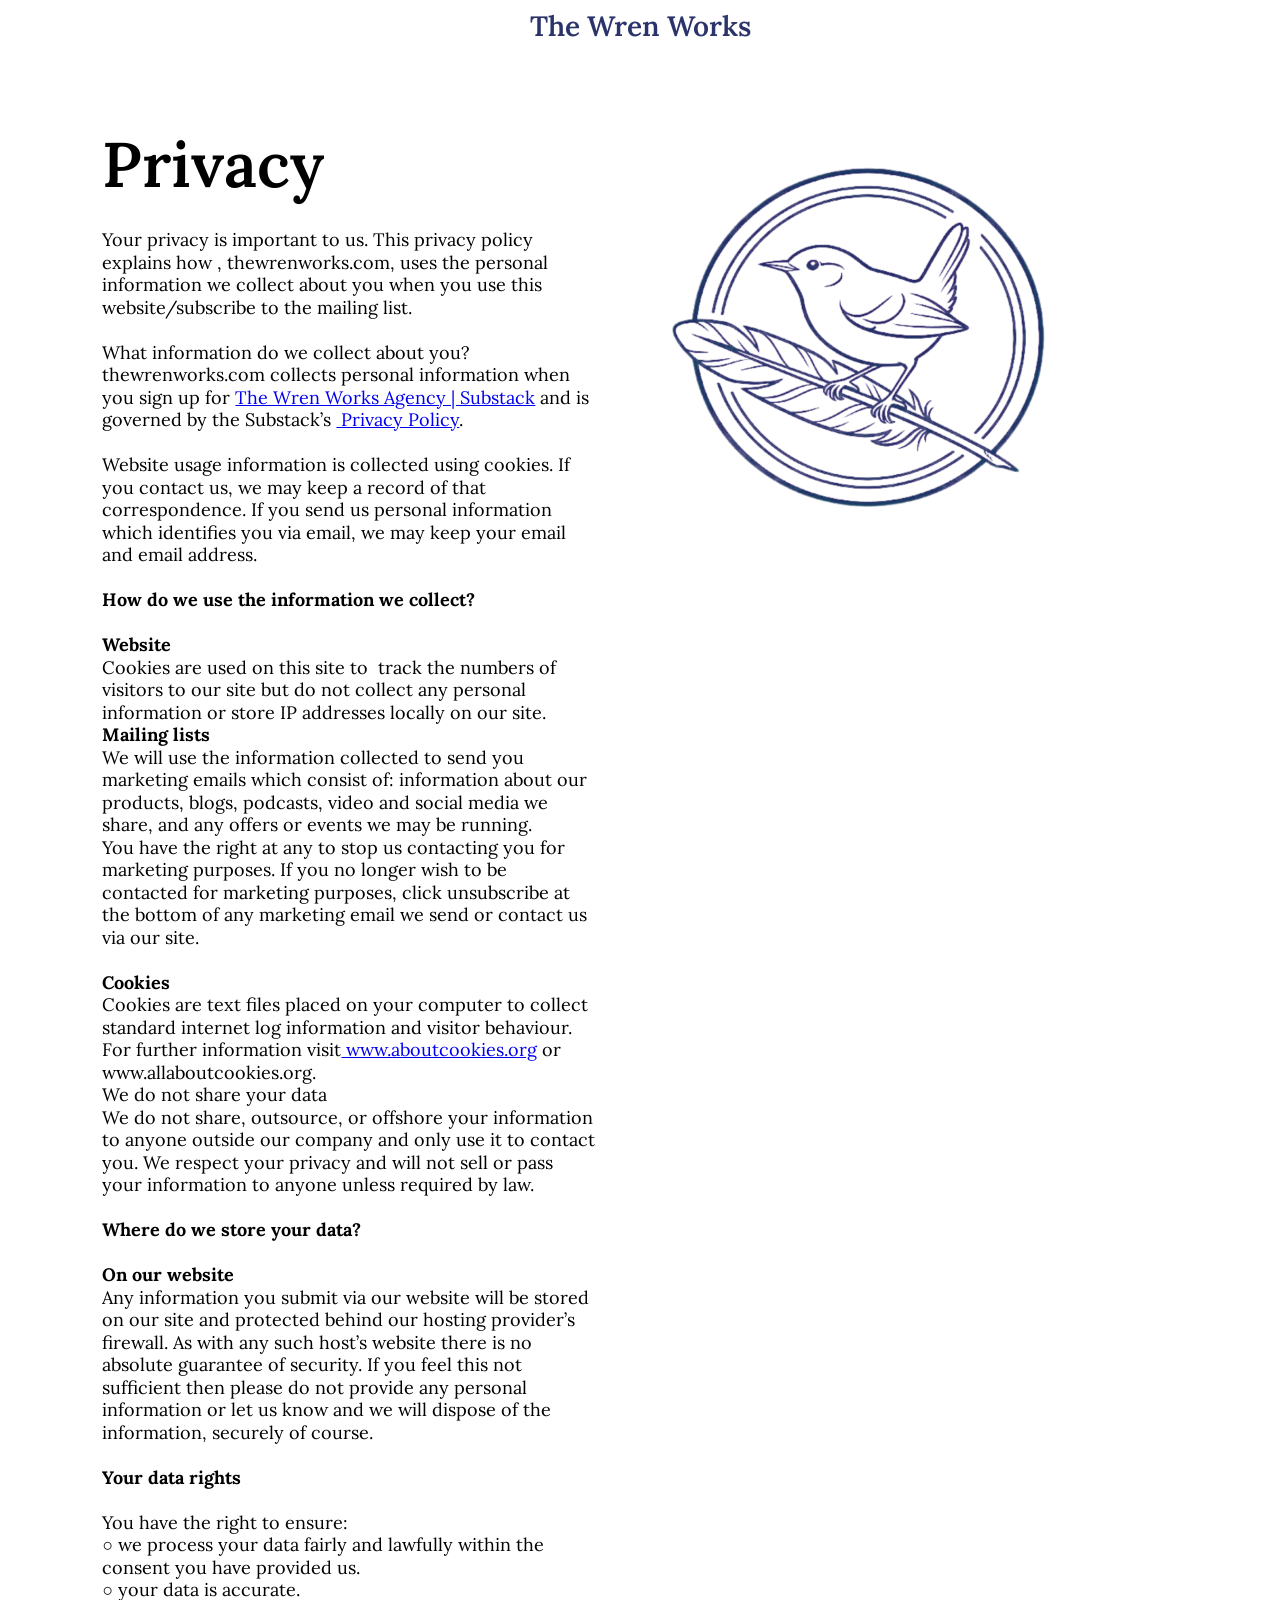
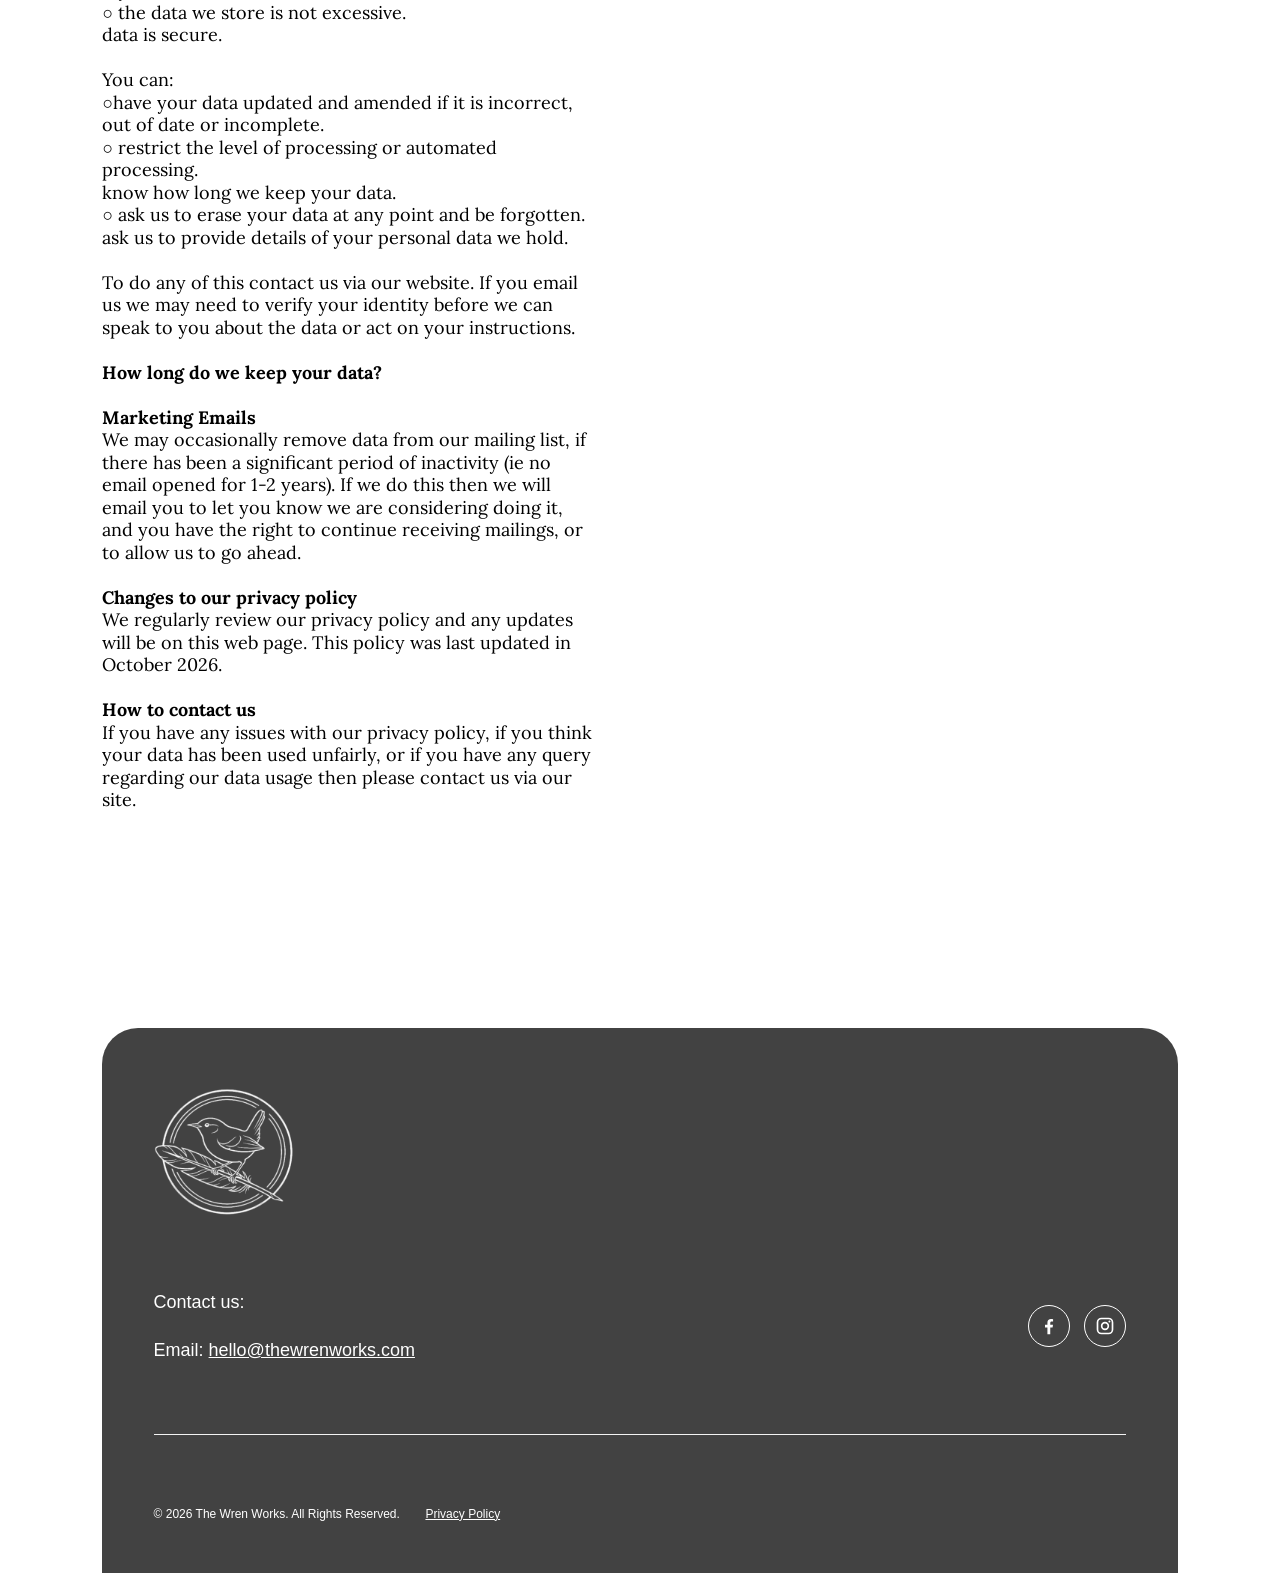
<file: privacy/index.html>
<!DOCTYPE html><html lang="en" data-ws-project="cc2d0de1-288e-43a6-b0fa-974bebbb24c8" data-ws-version="497" data-ws-last-published="2026-10-27T09:36:06.078Z"><head><link rel="stylesheet" type="text/css" href="/assets/static/app_generated_index-6937cd5a.tWIMLn9Y.css"><meta charSet="UTF-8"/><meta name="viewport" content="width=device-width,initial-scale=1"/><link rel="preload" as="image" imageSrcSet="/assets/The_Wren_Works_Logo_Blue_Transparent_Square_hXqft4OAI6tB1lydHX_5r.png 16w, /assets/The_Wren_Works_Logo_Blue_Transparent_Square_hXqft4OAI6tB1lydHX_5r.png 32w, /assets/The_Wren_Works_Logo_Blue_Transparent_Square_hXqft4OAI6tB1lydHX_5r.png 48w, /assets/The_Wren_Works_Logo_Blue_Transparent_Square_hXqft4OAI6tB1lydHX_5r.png 64w, /assets/The_Wren_Works_Logo_Blue_Transparent_Square_hXqft4OAI6tB1lydHX_5r.png 96w, /assets/The_Wren_Works_Logo_Blue_Transparent_Square_hXqft4OAI6tB1lydHX_5r.png 128w, /assets/The_Wren_Works_Logo_Blue_Transparent_Square_hXqft4OAI6tB1lydHX_5r.png 256w, /assets/The_Wren_Works_Logo_Blue_Transparent_Square_hXqft4OAI6tB1lydHX_5r.png 384w, /assets/The_Wren_Works_Logo_Blue_Transparent_Square_hXqft4OAI6tB1lydHX_5r.png 640w, /assets/The_Wren_Works_Logo_Blue_Transparent_Square_hXqft4OAI6tB1lydHX_5r.png 750w, /assets/The_Wren_Works_Logo_Blue_Transparent_Square_hXqft4OAI6tB1lydHX_5r.png 828w, /assets/The_Wren_Works_Logo_Blue_Transparent_Square_hXqft4OAI6tB1lydHX_5r.png 1080w, /assets/The_Wren_Works_Logo_Blue_Transparent_Square_hXqft4OAI6tB1lydHX_5r.png 1200w, /assets/The_Wren_Works_Logo_Blue_Transparent_Square_hXqft4OAI6tB1lydHX_5r.png 1920w" imageSizes="100vw"/><script async="" src="https://www.googletagmanager.com/gtag/js?id=G-954B76QLNG"></script><link rel="icon" href="/assets/The_Wren_Works_-_Logo_Transparent_square_VE-O6IhaY5iwHEhUVVaoV.png"/><link rel="preload" href="/assets/Lora-SemiBold_znw0nXS5wxOOpre-IOLf3.ttf" as="font" crossorigin="anonymous"/><link rel="preload" href="/assets/Lora-Medium_MLIfZySnlmDybAi4Fa-6B.ttf" as="font" crossorigin="anonymous"/><link rel="preload" href="/assets/Lora-BoldItalic_Gi897ydtL71wCxP0ZiwmR.ttf" as="font" crossorigin="anonymous"/><link rel="preload" href="/assets/Lora-MediumItalic_n7nVDHxsIgPP_UWSItA-U.ttf" as="font" crossorigin="anonymous"/><link rel="preload" href="/assets/Lora-Regular_C_TjQ6ZStoAsZDpQfTFe5.ttf" as="font" crossorigin="anonymous"/><link rel="preload" href="/assets/Lora-Italic-VariableFont_wght_oUsFwrGcsn1EwSscNb-XW.ttf" as="font" crossorigin="anonymous"/><link rel="preload" href="/assets/Lora-Bold_uh8MZzUZxP8kTWY_SK-nz.ttf" as="font" crossorigin="anonymous"/><link rel="preload" href="/assets/Lora-SemiBoldItalic_jOxKkHY4I21WDI2kAKfRw.ttf" as="font" crossorigin="anonymous"/><link rel="preload" href="/assets/Lora-VariableFont_wght_aYn2qdmpTzmwDis5Dptac.ttf" as="font" crossorigin="anonymous"/><link rel="preload" href="/assets/Lora-Italic_HtMKkSyhNpXAZKQBkb8YR.ttf" as="font" crossorigin="anonymous"/><meta property="og:url" content="https://url/privacy"/><meta property="og:title" content="The Wren Works"/><meta property="og:type" content="website"/><meta property="og:site_name" content="The Wren Works"/><meta name="description" content="Writing and publishing advice from a non-fiction literary agency and book coaching team specialising in self-help, spirituality, personal development and wellbeing."/><meta property="og:description" content="Writing and publishing advice from a non-fiction literary agency and book coaching team specialising in self-help, spirituality, personal development and wellbeing."/><title>The Wren Works</title><script type="application/ld+json">{
  "@context": "https://schema.org",
  "@type": "WebSite",
  "name": "The Wren Works"
}</script><script>
  window.dataLayer = window.dataLayer || [];
  function gtag(){dataLayer.push(arguments);}
  gtag('js', new Date());

  gtag('config', 'G-954B76QLNG');
</script></head><body class="w-body c1eefflm c1njz4ho"><div class="w-box c1njz4ho"><div style="display:contents"><div style="display:contents"><div style="display:contents"><div style="display:contents"></div></div><nav class="w-box cayvxmk c1g94nmz crvgmco c1tf9l6w cv8vzg6 c1ixtuxv ccdo1v8 c13rtvuj c1uup4ib c1x05l0l cnt8zja cqjnlda c1x7t933 c7qy5pm c1buloke cmfd5ud"><a class="w-link ccdo1v8 czfl3ei cnt8zja ce9lonv cjrw7s3 c1cwnbqk c3s7c98 c1g6iaa7 cooi6gp cvnld01 ckrvz9r c1lsgh5b c1qcot4p cpta1gi c1964qkb c44tjbl c4scbcq csdn0eq cas8w64 clxubi1 cs2d5f8 ci146ui cv2l5av c1yq2yfl" href="/"><span class="w-element c4je3xh c1t6bzlg ccdo1v8 czfl3ei cveejg9">The Wren Works</span></a><button type="button" aria-label="Open mobile menu" class="w-button c9tqjor c1pyzt8a c13lg4le c1rxb296 c1brvc39 c1sldssk c4scbcq cingnp7 c129xu9s c1kmctzp c1khjqz8 c1dmftlc cl32jmb c1cmte77 cdnfkux c1cgelw4 ctwn8xu ci146ui cv2l5av c122a9ww cjhjwdh cwlaefo c1wlopdx c1fm6mf0 cwomxg0 c1g5e5t8 c100mxn2 c118kcqx c1jzcjja c33qspo c19h5d9z c1whdfmb c1h4rosp citwlrj cgpvt0p cn8xhuh c7oijxz" aria-haspopup="dialog" aria-expanded="false" aria-controls="radix-:Rkm:" data-state="closed"><div class="w-html-embed"><svg xmlns="http://www.w3.org/2000/svg" viewBox="0 0 22 22" fill="currentColor" width="100%" height="100%" style="display: block;"><path fill-rule="evenodd" d="M2 5.998a.75.75 0 0 1 .75-.75h16.5a.75.75 0 0 1 0 1.5H2.75a.75.75 0 0 1-.75-.75Zm0 5.5a.75.75 0 0 1 .75-.75h16.5a.75.75 0 0 1 0 1.5H2.75a.75.75 0 0 1-.75-.75Zm0 5.5a.75.75 0 0 1 .75-.75h16.5a.75.75 0 0 1 0 1.5H2.75a.75.75 0 0 1-.75-.75Z" clip-rule="evenodd"/></svg></div></button></nav><div class="w-html-embed"><style>
  /* Remove preset margins on paragraphs. Margins on other elements, such as headings, are moved via Tokens. */
  p {
    margin: 0;
  }
  /* Make links scroll to their sections smoothly. */
  * {
    scroll-behavior: smooth;
  }
</style></div></div></div><main class="w-box"><section class="w-box c1hzitv3 c1lb8i4l c1964qkb"><div class="w-box cayvxmk c1g94nmz crvgmco c1tf9l6w cv8vzg6 c1ixtuxv c1t9vn71 c1o768ho c1uup4ib c1x05l0l c1xucrmt c1buloke cmfd5ud ct10b74 cy84l6z"><div class="w-box ccdo1v8 c1o768ho czfl3ei cnt8zja czlac5t cw1hgdq"><h1 class="w-heading cmjvuci c10mfbj2 cx6x4m7 c44tjbl">Privacy</h1><div class="w-box cdnfkux c100mxn2"><div style="display:contents"><div style="display:contents"><img class="w-image ccdo1v8 cggs2ta cgm7k08" alt="" width="800" height="800" sizes="100vw" srcSet="/assets/The_Wren_Works_Logo_Blue_Transparent_Square_hXqft4OAI6tB1lydHX_5r.png 16w, /assets/The_Wren_Works_Logo_Blue_Transparent_Square_hXqft4OAI6tB1lydHX_5r.png 32w, /assets/The_Wren_Works_Logo_Blue_Transparent_Square_hXqft4OAI6tB1lydHX_5r.png 48w, /assets/The_Wren_Works_Logo_Blue_Transparent_Square_hXqft4OAI6tB1lydHX_5r.png 64w, /assets/The_Wren_Works_Logo_Blue_Transparent_Square_hXqft4OAI6tB1lydHX_5r.png 96w, /assets/The_Wren_Works_Logo_Blue_Transparent_Square_hXqft4OAI6tB1lydHX_5r.png 128w, /assets/The_Wren_Works_Logo_Blue_Transparent_Square_hXqft4OAI6tB1lydHX_5r.png 256w, /assets/The_Wren_Works_Logo_Blue_Transparent_Square_hXqft4OAI6tB1lydHX_5r.png 384w, /assets/The_Wren_Works_Logo_Blue_Transparent_Square_hXqft4OAI6tB1lydHX_5r.png 640w, /assets/The_Wren_Works_Logo_Blue_Transparent_Square_hXqft4OAI6tB1lydHX_5r.png 750w, /assets/The_Wren_Works_Logo_Blue_Transparent_Square_hXqft4OAI6tB1lydHX_5r.png 828w, /assets/The_Wren_Works_Logo_Blue_Transparent_Square_hXqft4OAI6tB1lydHX_5r.png 1080w, /assets/The_Wren_Works_Logo_Blue_Transparent_Square_hXqft4OAI6tB1lydHX_5r.png 1200w, /assets/The_Wren_Works_Logo_Blue_Transparent_Square_hXqft4OAI6tB1lydHX_5r.png 1920w" src="/assets/The_Wren_Works_Logo_Blue_Transparent_Square_hXqft4OAI6tB1lydHX_5r.png" decoding="async" loading="eager"/></div></div></div><p class="w-paragraph c1r7vju">Your privacy is important to us. This privacy policy explains how , thewrenworks.com, uses the personal information we collect about you when you use this website/subscribe to the mailing list.<br/><br/>What information do we collect about you?<br/>thewrenworks.com collects personal information when you sign up for <a class="w-element" href="#">The Wren Works Agency | Substack</a> and is governed by the Substack’s <a class="w-element" href="#"> Privacy Policy</a>.<br/><br/>Website usage information is collected using cookies. If you contact us, we may keep a record of that correspondence. If you send us personal information which identifies you via email, we may keep your email and email address.<br/><br/><b class="w-element">How do we use the information we collect?</b><br/><br/><b class="w-element">Website</b><br/>Cookies are used on this site to  track the numbers of visitors to our site but do not collect any personal information or store IP addresses locally on our site.<br/><b class="w-element">Mailing lists</b><br/>We will use the information collected to send you marketing emails which consist of: information about our products, blogs, podcasts, video and social media we share, and any offers or events we may be running.<br/>You have the right at any to stop us contacting you for marketing purposes. If you no longer wish to be contacted for marketing purposes, click unsubscribe at the bottom of any marketing email we send or contact us via our site.<br/><br/><b class="w-element">Cookies</b><br/>Cookies are text files placed on your computer to collect standard internet log information and visitor behaviour. For further information visit<a class="w-element" href="#"> www.aboutcookies.org</a> or www.allaboutcookies.org.<br/>We do not share your data<br/>We do not share, outsource, or offshore your information to anyone outside our company and only use it to contact you. We respect your privacy and will not sell or pass your information to anyone unless required by law.<br/><br/><b class="w-element">Where do we store your data?</b><br/><br/><b class="w-element">On our website</b><br/>Any information you submit via our website will be stored on our site and protected behind our hosting provider’s firewall. As with any such host’s website there is no absolute guarantee of security. If you feel this not sufficient then please do not provide any personal information or let us know and we will dispose of the information, securely of course.<br/><br/><b class="w-element">Your data rights</b><br/><br/>You have the right to ensure:<br/>○ we process your data fairly and lawfully within the<br/>consent you have provided us.<br/>○ your data is accurate.<br/>○ the data we store is not excessive.<br/>data is secure.<br/><br/>You can:<br/>○have your data updated and amended if it is incorrect, out of date or incomplete.<br/>○ restrict the level of processing or automated processing.<br/>know how long we keep your data.<br/>○ ask us to erase your data at any point and be forgotten.<br/>ask us to provide details of your personal data we hold.<br/><br/>To do any of this contact us via our website. If you email us we may need to verify your identity before we can speak to you about the data or act on your instructions.<br/><br/><b class="w-element">How long do we keep your data?</b><br/><br/><b class="w-element">Marketing Emails</b><br/>We may occasionally remove data from our mailing list, if there has been a significant period of inactivity (ie no email opened for 1-2 years). If we do this then we will email you to let you know we are considering doing it, and you have the right to continue receiving mailings, or to allow us to go ahead.<br/><br/><b class="w-element">Changes to our privacy policy</b><br/>We regularly review our privacy policy and any updates will be on this web page. This policy was last updated in October 2026.<br/><br/><b class="w-element">How to contact us</b><br/>If you have any issues with our privacy policy, if you think your data has been used unfairly, or if you have any query regarding our data usage then please contact us via our site.<br/></p></div><div class="w-box ccdo1v8 c7qy5pm cnt8zja c1o768ho c15zvxf2 cd9nun1"><div style="display:contents"><div style="display:contents"><img class="w-image ccdo1v8 cggs2ta cgm7k08" alt="" width="800" height="800" sizes="100vw" srcSet="/assets/The_Wren_Works_Logo_Blue_Transparent_Square_hXqft4OAI6tB1lydHX_5r.png 16w, /assets/The_Wren_Works_Logo_Blue_Transparent_Square_hXqft4OAI6tB1lydHX_5r.png 32w, /assets/The_Wren_Works_Logo_Blue_Transparent_Square_hXqft4OAI6tB1lydHX_5r.png 48w, /assets/The_Wren_Works_Logo_Blue_Transparent_Square_hXqft4OAI6tB1lydHX_5r.png 64w, /assets/The_Wren_Works_Logo_Blue_Transparent_Square_hXqft4OAI6tB1lydHX_5r.png 96w, /assets/The_Wren_Works_Logo_Blue_Transparent_Square_hXqft4OAI6tB1lydHX_5r.png 128w, /assets/The_Wren_Works_Logo_Blue_Transparent_Square_hXqft4OAI6tB1lydHX_5r.png 256w, /assets/The_Wren_Works_Logo_Blue_Transparent_Square_hXqft4OAI6tB1lydHX_5r.png 384w, /assets/The_Wren_Works_Logo_Blue_Transparent_Square_hXqft4OAI6tB1lydHX_5r.png 640w, /assets/The_Wren_Works_Logo_Blue_Transparent_Square_hXqft4OAI6tB1lydHX_5r.png 750w, /assets/The_Wren_Works_Logo_Blue_Transparent_Square_hXqft4OAI6tB1lydHX_5r.png 828w, /assets/The_Wren_Works_Logo_Blue_Transparent_Square_hXqft4OAI6tB1lydHX_5r.png 1080w, /assets/The_Wren_Works_Logo_Blue_Transparent_Square_hXqft4OAI6tB1lydHX_5r.png 1200w, /assets/The_Wren_Works_Logo_Blue_Transparent_Square_hXqft4OAI6tB1lydHX_5r.png 1920w" src="/assets/The_Wren_Works_Logo_Blue_Transparent_Square_hXqft4OAI6tB1lydHX_5r.png" decoding="async" loading="eager"/></div></div></div></div></section><section id="contact" class="w-box c1hzitv3 c1lb8i4l"><div class="w-html-embed"><script>
(function () {
  function scrollToHash() {
    var hash = window.location.hash;
    if (!hash) return;
    var el = document.getElementById(hash.slice(1));
    if (el) {
      // small delay lets the router finish rendering first
      setTimeout(function () {
        el.scrollIntoView({ behavior: 'smooth', block: 'start' });
      }, 50);
    }
  }

  // handle clicks on same-page hash links
  document.addEventListener('click', function (e) {
    var link = e.target.closest('a[href*="#"]');
    if (!link) return;
    var url = new URL(link.href, window.location.href);
    if (url.pathname === window.location.pathname && url.hash) {
      e.preventDefault();
      history.pushState(null, '', url.hash);
      scrollToHash();
    }
  });

  // handle direct load with hash in URL, and back/forward nav
  window.addEventListener('hashchange', scrollToHash);
  window.addEventListener('load', scrollToHash);
})();
</script></div></section></main><div style="display:contents"><div style="display:contents"><footer class="w-box cayvxmk c1g94nmz crvgmco c1tf9l6w cv8vzg6 c1ixtuxv ccdo1v8 c1o768ho c1p1oiur crsj5vb c9tqjor c1buloke cmfd5ud c76w5dv cjj8lsn"><div class="w-box c1q120ui cnopd54 c6rsq3t c1czifmt c1vxw0rd ccdo1v8 c1o768ho c1p1oiur crsj5vb cef5mjv"><div class="w-box c1t9vn71 c1uup4ib c1x05l0l c2pinjm c1wm1hiu ct10b74 cy84l6z"><img class="w-image" alt="" width="140" height="140" sizes="100vw" srcSet="/assets/The_Wren_Works_Logo_White_z3M9zsX5lkpudOB6Ry5Bc.png 16w, /assets/The_Wren_Works_Logo_White_z3M9zsX5lkpudOB6Ry5Bc.png 32w, /assets/The_Wren_Works_Logo_White_z3M9zsX5lkpudOB6Ry5Bc.png 48w, /assets/The_Wren_Works_Logo_White_z3M9zsX5lkpudOB6Ry5Bc.png 64w, /assets/The_Wren_Works_Logo_White_z3M9zsX5lkpudOB6Ry5Bc.png 96w, /assets/The_Wren_Works_Logo_White_z3M9zsX5lkpudOB6Ry5Bc.png 128w, /assets/The_Wren_Works_Logo_White_z3M9zsX5lkpudOB6Ry5Bc.png 256w, /assets/The_Wren_Works_Logo_White_z3M9zsX5lkpudOB6Ry5Bc.png 384w" src="/assets/The_Wren_Works_Logo_White_z3M9zsX5lkpudOB6Ry5Bc.png" decoding="async" loading="lazy"/><div style="display:contents"><div style="display:contents"></div></div></div><div class="w-box ccdo1v8 c1p1oiur crsj5vb c1djcjaj cy84l6z"><div class="w-box ccdo1v8 c1o768ho czlac5t cw1hgdq czfl3ei cveejg9"><div class="w-text c1eifmcj cklwdp1 c17h131c c1rorevm c1et70us ca4zda c1s5iggy c116j71s c1paw13f">Contact us:</div><div class="w-text">Email: <a href="mailto:hello@thewrenworks.com" target="_blank" class="w-element c1je04uq c7qy5pm cveejg9 ce9lonv cjrw7s3 c9tqjor c3s7c98 c6od58n cgeq41r cvnld01 ckrvz9r c1lsgh5b c1qcot4p cpta1gi cas8w64 clxubi1 cs2d5f8 ci146ui cv2l5av">hello@thewrenworks.com</a></div></div><div class="w-box ccdo1v8 c7qy5pm ce9lonv cjrw7s3 c1b9b2da c1keu5a5 c1k3wwe7"><div class="w-html-embed"><style>
  .wren-social { display: flex; gap: 14px; align-items: center; }
  .wren-social a {
    display: inline-flex;
    align-items: center;
    justify-content: center;
    width: 40px;
    height: 40px;
    border: 1.5px solid #ffffff;
    border-radius: 50%;
    color: #ffffff;
    transition: background 0.2s, color 0.2s;
  }
  .wren-social a:hover { background: #ffffff; color: #424242; }
  .wren-social svg { width: 20px; height: 20px; fill: currentColor; }
</style>

<div class="wren-social">
  <a href="https://www.facebook.com/thewrenworks" target="_blank" rel="noopener noreferrer" aria-label="The Wren Works on Facebook">
    <svg viewBox="0 0 24 24" aria-hidden="true">
      <path d="M13.5 22v-8.2h2.8l.5-3.3h-3.3V8.4c0-.9.4-1.7 1.8-1.7h1.6V3.8c-.3 0-1.3-.2-2.5-.2-2.6 0-4.3 1.6-4.3 4.4v2.5H7.2v3.3h2.9V22h3.4z"/>
    </svg>
  </a>
  <a href="https://www.instagram.com/thewrenworks/" target="_blank" rel="noopener noreferrer" aria-label="The Wren Works on Instagram">
    <svg viewBox="0 0 24 24" aria-hidden="true">
      <path d="M7.8 2h8.4A5.8 5.8 0 0 1 22 7.8v8.4a5.8 5.8 0 0 1-5.8 5.8H7.8A5.8 5.8 0 0 1 2 16.2V7.8A5.8 5.8 0 0 1 7.8 2zm-.2 2A3.6 3.6 0 0 0 4 7.6v8.8A3.6 3.6 0 0 0 7.6 20h8.8a3.6 3.6 0 0 0 3.6-3.6V7.6A3.6 3.6 0 0 0 16.4 4H7.6zM17.3 5.5a1.2 1.2 0 1 1 0 2.4 1.2 1.2 0 0 1 0-2.4zM12 7a5 5 0 1 1 0 10 5 5 0 0 1 0-10zm0 2a3 3 0 1 0 0 6 3 3 0 0 0 0-6z"/>
    </svg>
  </a>
</div></div></div></div><hr class="w-separator cv8vzg6 c1e5o7b8 c10mfbj2 cx6x4m7"/><div class="w-box ccdo1v8 czlac5t cw1hgdq cg9rdh0"><div class="w-text c10n7stp c1j2tvth crpxkqz">© 2026 The Wren Works. All Rights Reserved.</div><a aria-current="page" class="w-link c1je04uq c7qy5pm cveejg9 ce9lonv cjrw7s3 c9tqjor c3s7c98 c6od58n cgeq41r cvnld01 ckrvz9r c1lsgh5b c1qcot4p cpta1gi crpxkqz cas8w64 clxubi1 cs2d5f8 ci146ui cv2l5av active" href="/privacy">Privacy Policy</a></div></div></footer><div style="display:contents"><div style="display:contents"><div class="w-html-embed"><style>
:root {
  --ani-duration: var(--duration-default, .2s);
  --ani-delay: 0s;
  --ani-slide-offset: 20%;
  --ani-zoom-in-scale: 1;
  --ani-zoom-out-scale: .85;
  --ani-flip-rotate: 30deg;
  --ani-easing: var(--easing-default, ease);
  --ani-fill-mode: forwards;
}
[data-ani]:not([data-ani-children]),[data-ani-children]:not([data-ani-progress])>*{animation-duration:var(--ani-duration);animation-delay:var(--ani-delay);animation-timing-function:var(--ani-easing);animation-fill-mode:var(--ani-fill-mode);opacity:0}[data-ani-progress]:not([data-ani-children]),[data-ani-children]:not([data-ani])>*{transition-property:opacity,transform;transition-duration:var(--ani-duration);transition-timing-function:var(--ani-easing);opacity:0}
@keyframes fadeIn{from{opacity:0}
to{opacity:1}}
@keyframes fadeOut{from{opacity:1}
to{opacity:0}}[data-ani-children][data-ani='fade']>.in,[data-ani='fade']:where(.in:not([data-state]),[data-state$='open'],[data-state='active']){animation-name:fadeIn}[data-ani-children][data-ani='fade']>.out,[data-ani='fade']:where(.out:not([data-state]),[data-state='closed'],[data-state='inactive']){animation-name:fadeOut}
@keyframes slideIn{from{opacity:0;translate:var(--ani-slide-transform)}
to{opacity:1;translate:none}}
@keyframes slideOut{from{opacity:1;translate:none}
to{opacity:0;translate:var(--ani-slide-transform)}}[data-ani-children][data-ani|='slide']>.in,[data-ani|='slide']:where(.in:not([data-state]),[data-state$='open'],[data-state='active']){animation-name:slideIn}[data-ani-children][data-ani|='slide']>.out,[data-ani|='slide']:where(.out:not([data-state]),[data-state='closed'],[data-state='inactive']){animation-name:slideOut}[data-ani='slide-up']{--ani-slide-transform:0 var(--ani-slide-offset)}[data-ani='slide-down']{--ani-slide-transform:0 calc(-1*var(--ani-slide-offset))}[data-ani='slide-left']{--ani-slide-transform:var(--ani-slide-offset)}[data-ani='slide-right']{--ani-slide-transform:calc(-1*var(--ani-slide-offset))}
@keyframes zoomIn{from{opacity:0;scale:var(--ani-zoom-out-scale)}
to{opacity:1;scale:1}}
@keyframes zoomOut{from{opacity:1;scale:1}
to{opacity:0;scale:var(--ani-zoom-in-scale)}}[data-ani-children][data-ani='zoom']>.in,[data-ani|='zoom']:where(.in:not([data-state]),[data-state$='open'],[data-state='active']){animation-name:zoomIn}[data-ani-children][data-ani='zoom']>.out,[data-ani|='zoom']:where(.out:not([data-state]),[data-state='closed'],[data-state='inactive']){animation-name:zoomOut}[data-ani-children][data-ani-progress='zoom']>*,[data-ani-progress='zoom']:not([data-ani-children]){transform:scale(var(--ani-zoom-out-scale))}
@keyframes flipInY{from{rotate:y var(--ani-flip-rotate);perspective:2000px;opacity:0}
to{rotate:y 0;opacity:1}}
@keyframes flipOutY{from{rotate:y 0;opacity:1}
to{perspective:2000px;rotate:y var(--ani-flip-rotate);opacity:0}}
@keyframes flipInX{from{perspective:2000px;rotate:x var(--ani-flip-rotate);opacity:0}
to{rotate:x 0;opacity:1}}
@keyframes flipOutX{from{rotate:x 0;opacity:1}
to{perspective:2000px;rotate:x var(--ani-flip-rotate);opacity:0}}[data-ani-children][data-ani='flip-y']>.in,[data-ani='flip-y']:where(.in:not([data-state]),[data-state$='open'],[data-state='active']){animation-name:flipInY}[data-ani-children][data-ani='flip-x']>.in,[data-ani='flip-x']:where(.in:not([data-state]),[data-state$='open'],[data-state='active']){animation-name:flipInX}[data-ani-children][data-ani='flip-y']>.out,[data-ani='flip-y']:where(.out:not([data-state]),[data-state='closed'],[data-state='inactive']){animation-name:flipOutY}[data-ani-children][data-ani='flip-x']>.out,[data-ani='flip-x']:where(.out:not([data-state]),[data-state='closed'],[data-state='inactive']){animation-name:flipOutX}
@keyframes expandDown{from{height:0}
to{height:var(--newHeight)}}
@keyframes expandUp{from{height:var(--newHeight)}
to{height:0}}[data-ani='expand'],[data-ani='expand'][data-state='open'],[data-ani='expand'].in{--newHeight:var(--custom-height,var(--radix-accordion-content-height,var(--radix-collapsible-content-height,100%)));overflow:hidden;opacity:1}[data-ani-children][data-ani='expand']>.in,[data-ani='expand']:where(.in:not([data-state]),[data-state$='open'],[data-state='active']){animation:expandDown var(--ani-duration)var(--ani-easing)}[data-ani-children][data-ani='expand']>.out,[data-ani='expand']:where(.out:not([data-state]),[data-state='closed'],[data-state='inactive']){animation:expandUp var(--ani-duration)var(--ani-easing)}
@media(prefers-reduced-motion:reduce){[data-ani]:not([data-ani-children]),[data-ani-progress]:not([data-ani-children]),[data-ani-children]>*{opacity:1;transform:none;animation:none;rotate:none;scale:none;translate:none}}
</style></div></div></div></div></div></div><script id="vike_pageContext" type="application/json">{"pageId":"\/pages\/privacy","routeParams":{},"data":{"url":"https:\/\/url\/privacy","system":{"params":{},"search":{},"origin":"https:\/\/url","pathname":"\/privacy"},"resources":{},"pageMeta":{"title":"The Wren Works","description":"Writing and publishing advice from a non-fiction literary agency and book coaching team specialising in self-help, spirituality, personal development and wellbeing.","excludePageFromSearch":false,"language":"!undefined","socialImageAssetName":"!undefined","socialImageUrl":"!undefined","status":"!undefined","redirect":"!undefined","content":"!undefined","custom":[]}}}</script><script id="vike_globalContext" type="application/json">{}</script><script src="/assets/entries/entry-server-routing.UgNum5vB.js" type="module" async></script><link rel="modulepreload" href="/assets/entries/pages_privacy.BCzHR5zD.js" as="script" type="text/javascript"><link rel="modulepreload" href="/assets/chunks/chunk-3KONIwOO.js" as="script" type="text/javascript"></body></html>
</file>
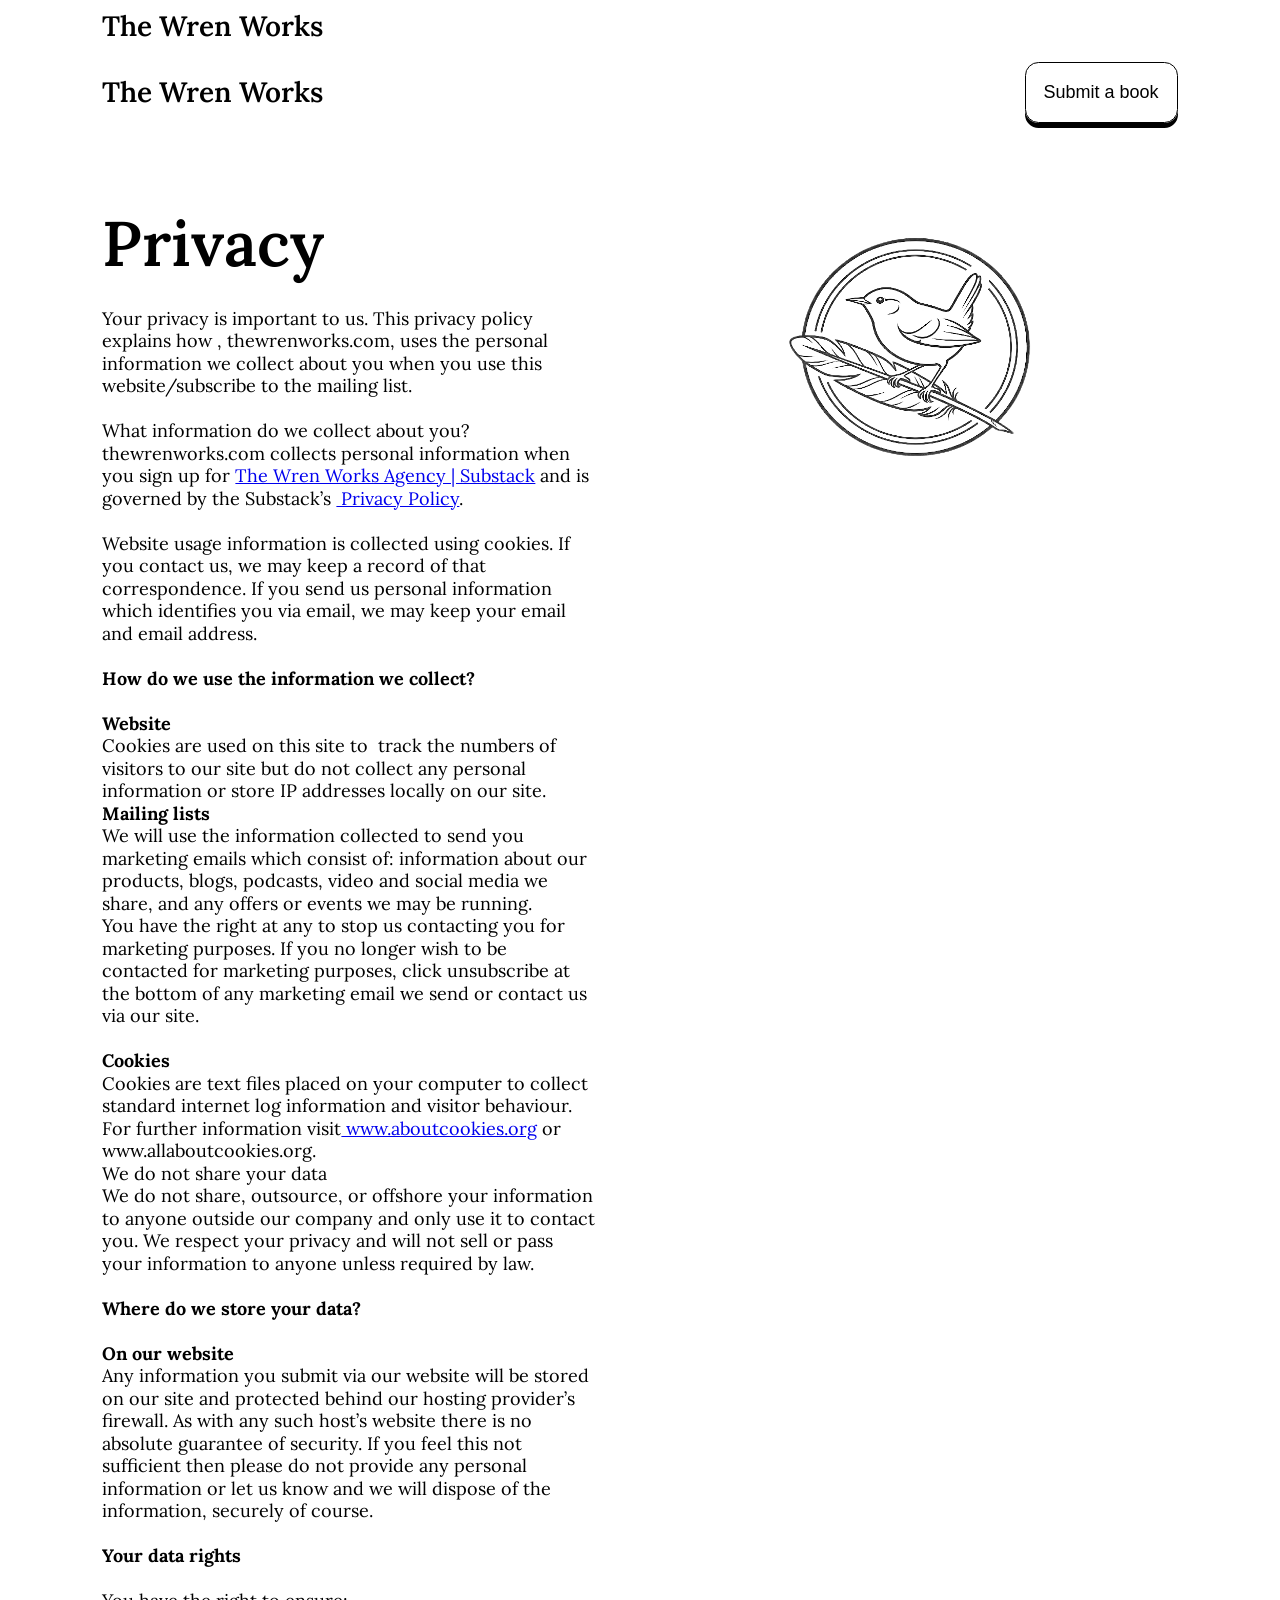
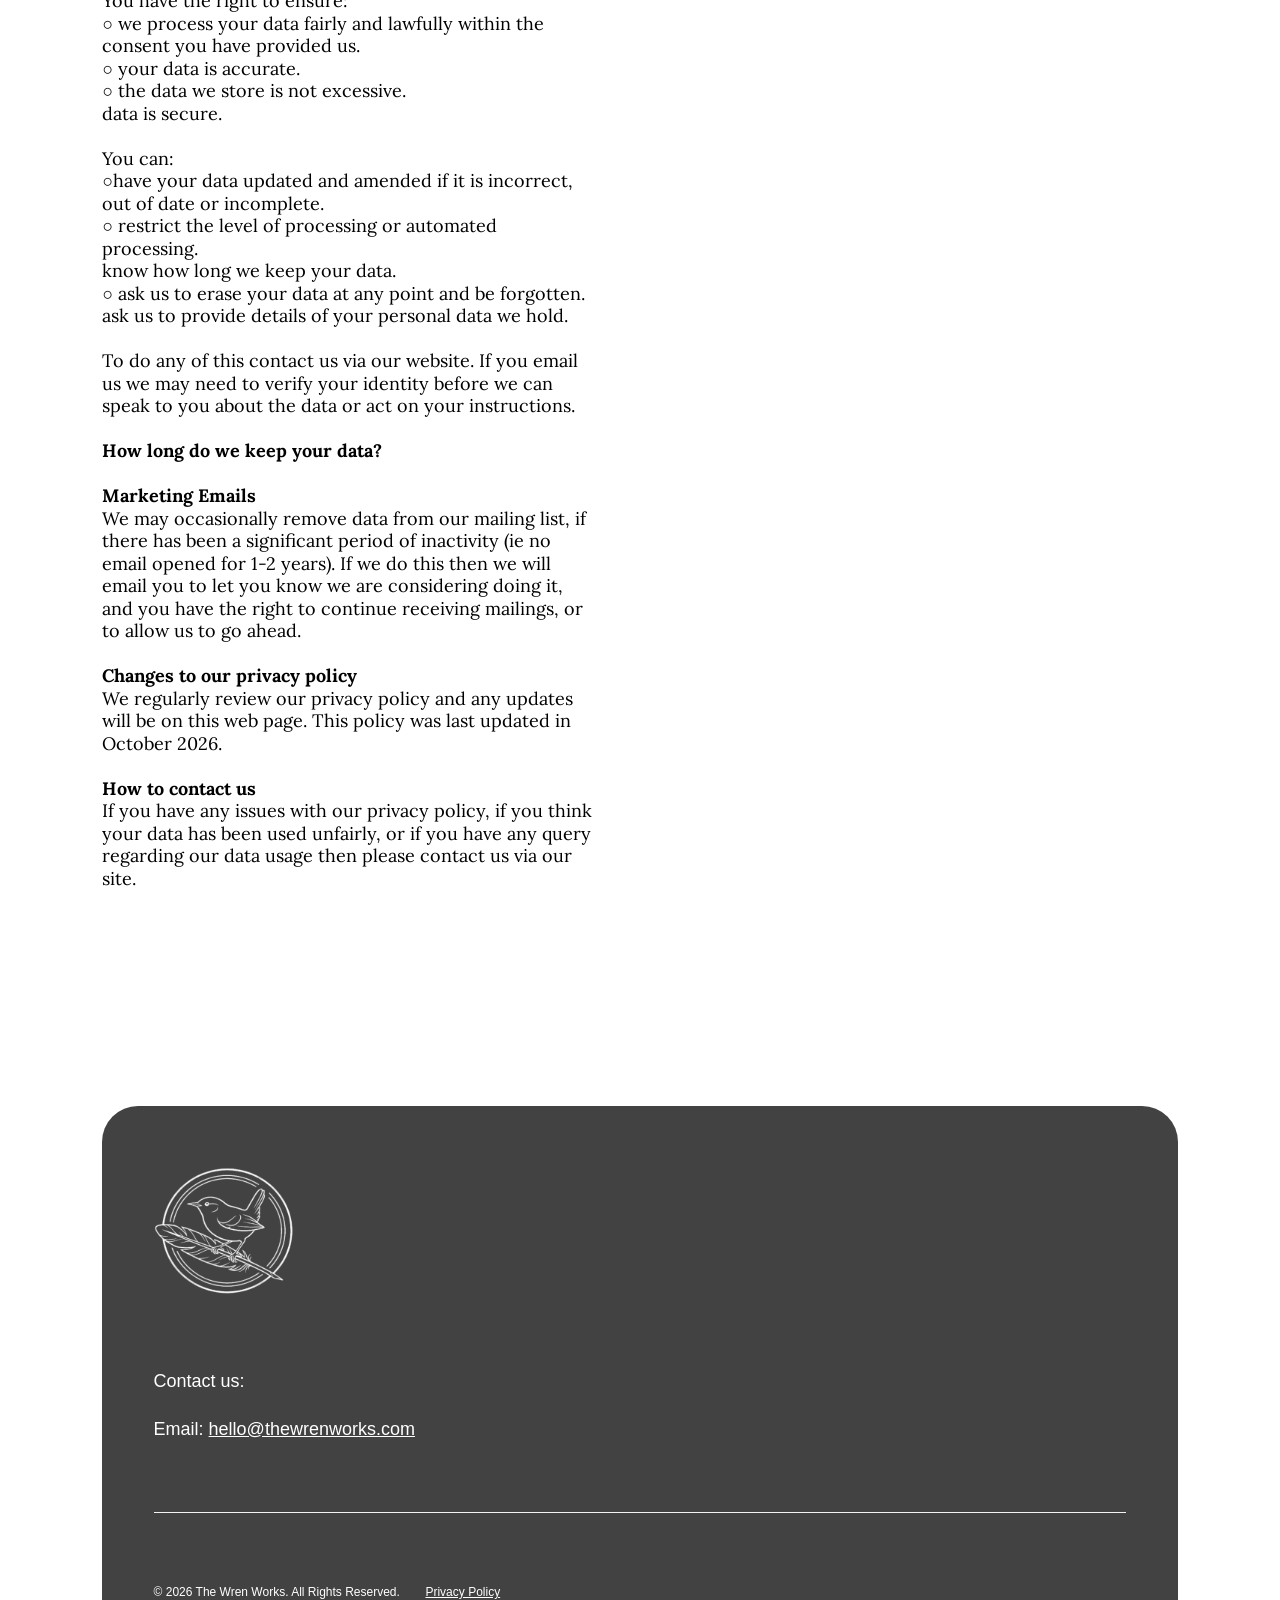
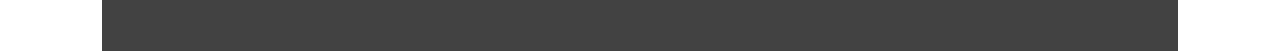
<file: copy-1/copy-1/index.html>
<!DOCTYPE html><html lang="en" data-ws-project="cc2d0de1-288e-43a6-b0fa-974bebbb24c8" data-ws-version="457" data-ws-last-published="2026-10-09T16:50:54.627Z"><head><link rel="stylesheet" type="text/css" href="/assets/static/app_generated_index-6937cd5a.IoZqOXmQ.css"><meta charSet="UTF-8"/><meta name="viewport" content="width=device-width,initial-scale=1"/><link rel="preload" as="image" imageSrcSet="/assets/logo_TXKBONAHJlMzv4u5fhobM.png 16w, /assets/logo_TXKBONAHJlMzv4u5fhobM.png 32w, /assets/logo_TXKBONAHJlMzv4u5fhobM.png 48w, /assets/logo_TXKBONAHJlMzv4u5fhobM.png 64w, /assets/logo_TXKBONAHJlMzv4u5fhobM.png 96w, /assets/logo_TXKBONAHJlMzv4u5fhobM.png 128w, /assets/logo_TXKBONAHJlMzv4u5fhobM.png 256w, /assets/logo_TXKBONAHJlMzv4u5fhobM.png 384w, /assets/logo_TXKBONAHJlMzv4u5fhobM.png 640w, /assets/logo_TXKBONAHJlMzv4u5fhobM.png 750w, /assets/logo_TXKBONAHJlMzv4u5fhobM.png 828w, /assets/logo_TXKBONAHJlMzv4u5fhobM.png 1080w, /assets/logo_TXKBONAHJlMzv4u5fhobM.png 1200w, /assets/logo_TXKBONAHJlMzv4u5fhobM.png 1920w, /assets/logo_TXKBONAHJlMzv4u5fhobM.png 2048w" imageSizes="100vw"/><script async="" src="https://www.googletagmanager.com/gtag/js?id=G-954B76QLNG"></script><link rel="icon" href="/assets/The_Wren_Works_-_Logo_Transparent_square_VE-O6IhaY5iwHEhUVVaoV.png"/><link rel="preload" href="/assets/Lora-SemiBold_znw0nXS5wxOOpre-IOLf3.ttf" as="font" crossorigin="anonymous"/><link rel="preload" href="/assets/Lora-Medium_MLIfZySnlmDybAi4Fa-6B.ttf" as="font" crossorigin="anonymous"/><link rel="preload" href="/assets/Lora-BoldItalic_Gi897ydtL71wCxP0ZiwmR.ttf" as="font" crossorigin="anonymous"/><link rel="preload" href="/assets/Lora-MediumItalic_n7nVDHxsIgPP_UWSItA-U.ttf" as="font" crossorigin="anonymous"/><link rel="preload" href="/assets/Lora-Regular_C_TjQ6ZStoAsZDpQfTFe5.ttf" as="font" crossorigin="anonymous"/><link rel="preload" href="/assets/Lora-Italic-VariableFont_wght_oUsFwrGcsn1EwSscNb-XW.ttf" as="font" crossorigin="anonymous"/><link rel="preload" href="/assets/Lora-Bold_uh8MZzUZxP8kTWY_SK-nz.ttf" as="font" crossorigin="anonymous"/><link rel="preload" href="/assets/Lora-SemiBoldItalic_jOxKkHY4I21WDI2kAKfRw.ttf" as="font" crossorigin="anonymous"/><link rel="preload" href="/assets/Lora-VariableFont_wght_aYn2qdmpTzmwDis5Dptac.ttf" as="font" crossorigin="anonymous"/><link rel="preload" href="/assets/Lora-Italic_HtMKkSyhNpXAZKQBkb8YR.ttf" as="font" crossorigin="anonymous"/><meta property="og:url" content="https://url/copy-1/copy-1"/><meta property="og:title" content="The Wren Works"/><meta property="og:type" content="website"/><meta property="og:site_name" content="The Wren Works"/><meta name="description" content="Writing and publishing advice from a non-fiction literary agency and book coaching team specialising in self-help, spirituality, personal development and wellbeing."/><meta property="og:description" content="Writing and publishing advice from a non-fiction literary agency and book coaching team specialising in self-help, spirituality, personal development and wellbeing."/><meta property="og:image" content="/assets/logo_TXKBONAHJlMzv4u5fhobM.png"/><meta property="twitter:card" content="summary_large_image"/><title>The Wren Works</title><script type="application/ld+json">{
  "@context": "https://schema.org",
  "@type": "WebSite",
  "name": "The Wren Works"
}</script><script>
  window.dataLayer = window.dataLayer || [];
  function gtag(){dataLayer.push(arguments);}
  gtag('js', new Date());

  gtag('config', 'G-954B76QLNG');
</script></head><body class="w-body c1eefflm c1njz4ho"><div class="w-box c1njz4ho"><div style="display:contents"><div style="display:contents"><div style="display:contents"><div style="display:contents"></div></div><nav class="w-box cayvxmk c1g94nmz crvgmco c1tf9l6w cv8vzg6 c1ixtuxv ccdo1v8 c13rtvuj c1uup4ib c1x05l0l c1djcjaj cqjnlda c1x7t933 c7qy5pm c1buloke cmfd5ud"><a class="w-link c1je04uq c7qy5pm cveejg9 ce9lonv cjrw7s3 c1cwnbqk c3s7c98 c1g6iaa7 cooi6gp cvnld01 ckrvz9r c1lsgh5b c1qcot4p cpta1gi c1964qkb c44tjbl c4scbcq cas8w64 clxubi1 cs2d5f8 ci146ui cv2l5av c1yq2yfl" href="/"><span class="w-element c4je3xh">The Wren Works</span></a><div aria-label="Main navigation" class="w-box c1s05uw2 ccdo1v8 c13rtvuj c7qy5pm cveejg9 czlac5t cw1hgdq c19x3wtq c1j8oni9 c1u1y1hi ccf6y70 cy84l6z cd9nun1"><div style="display:contents"><div style="display:contents"></div></div></div><button type="button" aria-label="Open mobile menu" class="w-button c9tqjor c1pyzt8a c13lg4le c1rxb296 c1brvc39 c1sldssk c4scbcq cingnp7 c129xu9s c1kmctzp c1khjqz8 c1dmftlc cl32jmb c1cmte77 cdnfkux c1cgelw4 ctwn8xu ci146ui cv2l5av c122a9ww cjhjwdh cwlaefo c1wlopdx c1fm6mf0 cwomxg0 c1g5e5t8 c100mxn2 c118kcqx c1jzcjja c33qspo c19h5d9z c1whdfmb c1h4rosp citwlrj cgpvt0p cn8xhuh c7oijxz" aria-haspopup="dialog" aria-expanded="false" aria-controls="radix-:R1om:" data-state="closed"><div class="w-html-embed"><svg xmlns="http://www.w3.org/2000/svg" viewBox="0 0 22 22" fill="currentColor" width="100%" height="100%" style="display: block;"><path fill-rule="evenodd" d="M2 5.998a.75.75 0 0 1 .75-.75h16.5a.75.75 0 0 1 0 1.5H2.75a.75.75 0 0 1-.75-.75Zm0 5.5a.75.75 0 0 1 .75-.75h16.5a.75.75 0 0 1 0 1.5H2.75a.75.75 0 0 1-.75-.75Zm0 5.5a.75.75 0 0 1 .75-.75h16.5a.75.75 0 0 1 0 1.5H2.75a.75.75 0 0 1-.75-.75Z" clip-rule="evenodd"/></svg></div></button></nav><div class="w-html-embed"><style>
  /* Remove preset margins on paragraphs. Margins on other elements, such as headings, are moved via Tokens. */
  p {
    margin: 0;
  }
  /* Make links scroll to their sections smoothly. */
  * {
    scroll-behavior: smooth;
  }
</style></div></div></div><nav class="w-box cayvxmk c1g94nmz crvgmco c1tf9l6w cv8vzg6 c1ixtuxv ccdo1v8 c13rtvuj c1uup4ib c1x05l0l c1djcjaj cqjnlda c1x7t933 c7qy5pm c1buloke cmfd5ud"><a class="w-link c1je04uq c7qy5pm cveejg9 ce9lonv cjrw7s3 c1cwnbqk c3s7c98 c1g6iaa7 cooi6gp cvnld01 ckrvz9r c1lsgh5b c1qcot4p cpta1gi c1964qkb c44tjbl c4scbcq cas8w64 clxubi1 cs2d5f8 ci146ui cv2l5av c1yq2yfl" href="/"><span class="w-element c4je3xh">The Wren Works</span></a><div aria-label="Main navigation" class="w-box c1s05uw2 ccdo1v8 c13rtvuj c7qy5pm cveejg9 czlac5t cw1hgdq c19x3wtq c1j8oni9 c1u1y1hi ccf6y70 cy84l6z cd9nun1"><div style="display:contents"><div style="display:contents"></div></div><a class="w-link c1suzd87 csudl2l c13lg4le c1rxb296 c1brvc39 c1sldssk c4scbcq cingnp7 c129xu9s c1kmctzp c1khjqz8 c1dmftlc cl32jmb c1cmte77 c1h731ja c1gi8jfc ctwn8xu ci146ui cv2l5av c122a9ww cjhjwdh cwlaefo c1wlopdx c1fm6mf0 cwomxg0 c13o6rn9 cgpvt0p" href="/#contact">Submit a book</a></div><button type="button" aria-label="Open mobile menu" class="w-button c9tqjor c1pyzt8a c13lg4le c1rxb296 c1brvc39 c1sldssk c4scbcq cingnp7 c129xu9s c1kmctzp c1khjqz8 c1dmftlc cl32jmb c1cmte77 cdnfkux c1cgelw4 ctwn8xu ci146ui cv2l5av c122a9ww cjhjwdh cwlaefo c1wlopdx c1fm6mf0 cwomxg0 c1g5e5t8 c100mxn2 c118kcqx c1jzcjja c33qspo c19h5d9z c1whdfmb c1h4rosp citwlrj cgpvt0p cn8xhuh c7oijxz" aria-haspopup="dialog" aria-expanded="false" aria-controls="radix-:Rd6:" data-state="closed"><div class="w-html-embed"><svg xmlns="http://www.w3.org/2000/svg" viewBox="0 0 22 22" fill="currentColor" width="100%" height="100%" style="display: block;"><path fill-rule="evenodd" d="M2 5.998a.75.75 0 0 1 .75-.75h16.5a.75.75 0 0 1 0 1.5H2.75a.75.75 0 0 1-.75-.75Zm0 5.5a.75.75 0 0 1 .75-.75h16.5a.75.75 0 0 1 0 1.5H2.75a.75.75 0 0 1-.75-.75Zm0 5.5a.75.75 0 0 1 .75-.75h16.5a.75.75 0 0 1 0 1.5H2.75a.75.75 0 0 1-.75-.75Z" clip-rule="evenodd"/></svg></div></button></nav><main class="w-box"><section class="w-box c1hzitv3 c1lb8i4l c1964qkb"><div class="w-box cayvxmk c1g94nmz crvgmco c1tf9l6w cv8vzg6 c1ixtuxv c1t9vn71 c1o768ho c1uup4ib c1x05l0l c1xucrmt c1buloke cmfd5ud ct10b74 cy84l6z"><div class="w-box ccdo1v8 c1o768ho czfl3ei cnt8zja czlac5t cw1hgdq"><h1 class="w-heading cmjvuci c10mfbj2 cx6x4m7 c44tjbl">Privacy</h1><div class="w-box cdnfkux c100mxn2"><div style="display:contents"><div style="display:contents"><img class="w-image ccdo1v8 cggs2ta" alt="" width="1024" height="559" sizes="100vw" srcSet="/assets/logo_TXKBONAHJlMzv4u5fhobM.png 16w, /assets/logo_TXKBONAHJlMzv4u5fhobM.png 32w, /assets/logo_TXKBONAHJlMzv4u5fhobM.png 48w, /assets/logo_TXKBONAHJlMzv4u5fhobM.png 64w, /assets/logo_TXKBONAHJlMzv4u5fhobM.png 96w, /assets/logo_TXKBONAHJlMzv4u5fhobM.png 128w, /assets/logo_TXKBONAHJlMzv4u5fhobM.png 256w, /assets/logo_TXKBONAHJlMzv4u5fhobM.png 384w, /assets/logo_TXKBONAHJlMzv4u5fhobM.png 640w, /assets/logo_TXKBONAHJlMzv4u5fhobM.png 750w, /assets/logo_TXKBONAHJlMzv4u5fhobM.png 828w, /assets/logo_TXKBONAHJlMzv4u5fhobM.png 1080w, /assets/logo_TXKBONAHJlMzv4u5fhobM.png 1200w, /assets/logo_TXKBONAHJlMzv4u5fhobM.png 1920w, /assets/logo_TXKBONAHJlMzv4u5fhobM.png 2048w" src="/assets/logo_TXKBONAHJlMzv4u5fhobM.png" decoding="async" loading="eager"/></div></div></div><p class="w-paragraph c1r7vju">Your privacy is important to us. This privacy policy explains how , thewrenworks.com, uses the personal information we collect about you when you use this website/subscribe to the mailing list.<br/><br/>What information do we collect about you?<br/>thewrenworks.com collects personal information when you sign up for <a class="w-element" href="#">The Wren Works Agency | Substack</a> and is governed by the Substack’s <a class="w-element" href="#"> Privacy Policy</a>.<br/><br/>Website usage information is collected using cookies. If you contact us, we may keep a record of that correspondence. If you send us personal information which identifies you via email, we may keep your email and email address.<br/><br/><b class="w-element">How do we use the information we collect?</b><br/><br/><b class="w-element">Website</b><br/>Cookies are used on this site to  track the numbers of visitors to our site but do not collect any personal information or store IP addresses locally on our site.<br/><b class="w-element">Mailing lists</b><br/>We will use the information collected to send you marketing emails which consist of: information about our products, blogs, podcasts, video and social media we share, and any offers or events we may be running.<br/>You have the right at any to stop us contacting you for marketing purposes. If you no longer wish to be contacted for marketing purposes, click unsubscribe at the bottom of any marketing email we send or contact us via our site.<br/><br/><b class="w-element">Cookies</b><br/>Cookies are text files placed on your computer to collect standard internet log information and visitor behaviour. For further information visit<a class="w-element" href="#"> www.aboutcookies.org</a> or www.allaboutcookies.org.<br/>We do not share your data<br/>We do not share, outsource, or offshore your information to anyone outside our company and only use it to contact you. We respect your privacy and will not sell or pass your information to anyone unless required by law.<br/><br/><b class="w-element">Where do we store your data?</b><br/><br/><b class="w-element">On our website</b><br/>Any information you submit via our website will be stored on our site and protected behind our hosting provider’s firewall. As with any such host’s website there is no absolute guarantee of security. If you feel this not sufficient then please do not provide any personal information or let us know and we will dispose of the information, securely of course.<br/><br/><b class="w-element">Your data rights</b><br/><br/>You have the right to ensure:<br/>○ we process your data fairly and lawfully within the<br/>consent you have provided us.<br/>○ your data is accurate.<br/>○ the data we store is not excessive.<br/>data is secure.<br/><br/>You can:<br/>○have your data updated and amended if it is incorrect, out of date or incomplete.<br/>○ restrict the level of processing or automated processing.<br/>know how long we keep your data.<br/>○ ask us to erase your data at any point and be forgotten.<br/>ask us to provide details of your personal data we hold.<br/><br/>To do any of this contact us via our website. If you email us we may need to verify your identity before we can speak to you about the data or act on your instructions.<br/><br/><b class="w-element">How long do we keep your data?</b><br/><br/><b class="w-element">Marketing Emails</b><br/>We may occasionally remove data from our mailing list, if there has been a significant period of inactivity (ie no email opened for 1-2 years). If we do this then we will email you to let you know we are considering doing it, and you have the right to continue receiving mailings, or to allow us to go ahead.<br/><br/><b class="w-element">Changes to our privacy policy</b><br/>We regularly review our privacy policy and any updates will be on this web page. This policy was last updated in October 2026.<br/><br/><b class="w-element">How to contact us</b><br/>If you have any issues with our privacy policy, if you think your data has been used unfairly, or if you have any query regarding our data usage then please contact us via our site.<br/></p></div><div class="w-box ccdo1v8 c7qy5pm cnt8zja c1o768ho c15zvxf2 cd9nun1"><div style="display:contents"><div style="display:contents"><img class="w-image ccdo1v8 cggs2ta" alt="" width="1024" height="559" sizes="100vw" srcSet="/assets/logo_TXKBONAHJlMzv4u5fhobM.png 16w, /assets/logo_TXKBONAHJlMzv4u5fhobM.png 32w, /assets/logo_TXKBONAHJlMzv4u5fhobM.png 48w, /assets/logo_TXKBONAHJlMzv4u5fhobM.png 64w, /assets/logo_TXKBONAHJlMzv4u5fhobM.png 96w, /assets/logo_TXKBONAHJlMzv4u5fhobM.png 128w, /assets/logo_TXKBONAHJlMzv4u5fhobM.png 256w, /assets/logo_TXKBONAHJlMzv4u5fhobM.png 384w, /assets/logo_TXKBONAHJlMzv4u5fhobM.png 640w, /assets/logo_TXKBONAHJlMzv4u5fhobM.png 750w, /assets/logo_TXKBONAHJlMzv4u5fhobM.png 828w, /assets/logo_TXKBONAHJlMzv4u5fhobM.png 1080w, /assets/logo_TXKBONAHJlMzv4u5fhobM.png 1200w, /assets/logo_TXKBONAHJlMzv4u5fhobM.png 1920w, /assets/logo_TXKBONAHJlMzv4u5fhobM.png 2048w" src="/assets/logo_TXKBONAHJlMzv4u5fhobM.png" decoding="async" loading="eager"/></div></div></div></div></section><section id="contact" class="w-box c1hzitv3 c1lb8i4l"><div class="w-html-embed"><script>
(function () {
  function scrollToHash() {
    var hash = window.location.hash;
    if (!hash) return;
    var el = document.getElementById(hash.slice(1));
    if (el) {
      // small delay lets the router finish rendering first
      setTimeout(function () {
        el.scrollIntoView({ behavior: 'smooth', block: 'start' });
      }, 50);
    }
  }

  // handle clicks on same-page hash links
  document.addEventListener('click', function (e) {
    var link = e.target.closest('a[href*="#"]');
    if (!link) return;
    var url = new URL(link.href, window.location.href);
    if (url.pathname === window.location.pathname && url.hash) {
      e.preventDefault();
      history.pushState(null, '', url.hash);
      scrollToHash();
    }
  });

  // handle direct load with hash in URL, and back/forward nav
  window.addEventListener('hashchange', scrollToHash);
  window.addEventListener('load', scrollToHash);
})();
</script></div></section></main><div style="display:contents"><div style="display:contents"><footer class="w-box cayvxmk c1g94nmz crvgmco c1tf9l6w cv8vzg6 c1ixtuxv ccdo1v8 c1o768ho c1p1oiur crsj5vb c9tqjor c1buloke cmfd5ud c76w5dv cjj8lsn"><div class="w-box c1q120ui cnopd54 c6rsq3t c1czifmt c1vxw0rd ccdo1v8 c1o768ho c1p1oiur crsj5vb cef5mjv"><div class="w-box c1t9vn71 c1uup4ib c1x05l0l c2pinjm c1wm1hiu ct10b74 cy84l6z"><img class="w-image" alt="" width="140" height="140" sizes="100vw" srcSet="/assets/The_Wren_Works_Logo_White_z3M9zsX5lkpudOB6Ry5Bc.png 16w, /assets/The_Wren_Works_Logo_White_z3M9zsX5lkpudOB6Ry5Bc.png 32w, /assets/The_Wren_Works_Logo_White_z3M9zsX5lkpudOB6Ry5Bc.png 48w, /assets/The_Wren_Works_Logo_White_z3M9zsX5lkpudOB6Ry5Bc.png 64w, /assets/The_Wren_Works_Logo_White_z3M9zsX5lkpudOB6Ry5Bc.png 96w, /assets/The_Wren_Works_Logo_White_z3M9zsX5lkpudOB6Ry5Bc.png 128w, /assets/The_Wren_Works_Logo_White_z3M9zsX5lkpudOB6Ry5Bc.png 256w, /assets/The_Wren_Works_Logo_White_z3M9zsX5lkpudOB6Ry5Bc.png 384w" src="/assets/The_Wren_Works_Logo_White_z3M9zsX5lkpudOB6Ry5Bc.png" decoding="async" loading="lazy"/><div style="display:contents"><div style="display:contents"></div></div></div><div class="w-box ccdo1v8 c1p1oiur crsj5vb c1djcjaj cy84l6z"><div class="w-box ccdo1v8 c1o768ho czlac5t cw1hgdq czfl3ei cveejg9"><div class="w-text c1eifmcj cklwdp1 c17h131c c1rorevm c1et70us ca4zda c1s5iggy c116j71s c1paw13f">Contact us:</div><div class="w-text">Email: <a href="mailto:hello@thewrenworks.com" class="w-element c1je04uq c7qy5pm cveejg9 ce9lonv cjrw7s3 c9tqjor c3s7c98 c6od58n cgeq41r cvnld01 ckrvz9r c1lsgh5b c1qcot4p cpta1gi cas8w64 clxubi1 cs2d5f8 ci146ui cv2l5av">hello@thewrenworks.com</a></div></div><div class="w-box ccdo1v8 c7qy5pm ce9lonv cjrw7s3 c1b9b2da c1keu5a5 c1k3wwe7"></div></div><hr class="w-separator cv8vzg6 c1e5o7b8 c10mfbj2 cx6x4m7"/><div class="w-box ccdo1v8 czlac5t cw1hgdq cg9rdh0"><div class="w-text c10n7stp c1j2tvth crpxkqz">© 2026 The Wren Works. All Rights Reserved.</div><a class="w-link c1je04uq c7qy5pm cveejg9 ce9lonv cjrw7s3 c9tqjor c3s7c98 c6od58n cgeq41r cvnld01 ckrvz9r c1lsgh5b c1qcot4p cpta1gi crpxkqz cas8w64 clxubi1 cs2d5f8 ci146ui cv2l5av" href="#">Privacy Policy</a></div></div></footer><div style="display:contents"><div style="display:contents"><div class="w-html-embed"><style>
:root {
  --ani-duration: var(--duration-default, .2s);
  --ani-delay: 0s;
  --ani-slide-offset: 20%;
  --ani-zoom-in-scale: 1;
  --ani-zoom-out-scale: .85;
  --ani-flip-rotate: 30deg;
  --ani-easing: var(--easing-default, ease);
  --ani-fill-mode: forwards;
}
[data-ani]:not([data-ani-children]),[data-ani-children]:not([data-ani-progress])>*{animation-duration:var(--ani-duration);animation-delay:var(--ani-delay);animation-timing-function:var(--ani-easing);animation-fill-mode:var(--ani-fill-mode);opacity:0}[data-ani-progress]:not([data-ani-children]),[data-ani-children]:not([data-ani])>*{transition-property:opacity,transform;transition-duration:var(--ani-duration);transition-timing-function:var(--ani-easing);opacity:0}
@keyframes fadeIn{from{opacity:0}
to{opacity:1}}
@keyframes fadeOut{from{opacity:1}
to{opacity:0}}[data-ani-children][data-ani='fade']>.in,[data-ani='fade']:where(.in:not([data-state]),[data-state$='open'],[data-state='active']){animation-name:fadeIn}[data-ani-children][data-ani='fade']>.out,[data-ani='fade']:where(.out:not([data-state]),[data-state='closed'],[data-state='inactive']){animation-name:fadeOut}
@keyframes slideIn{from{opacity:0;translate:var(--ani-slide-transform)}
to{opacity:1;translate:none}}
@keyframes slideOut{from{opacity:1;translate:none}
to{opacity:0;translate:var(--ani-slide-transform)}}[data-ani-children][data-ani|='slide']>.in,[data-ani|='slide']:where(.in:not([data-state]),[data-state$='open'],[data-state='active']){animation-name:slideIn}[data-ani-children][data-ani|='slide']>.out,[data-ani|='slide']:where(.out:not([data-state]),[data-state='closed'],[data-state='inactive']){animation-name:slideOut}[data-ani='slide-up']{--ani-slide-transform:0 var(--ani-slide-offset)}[data-ani='slide-down']{--ani-slide-transform:0 calc(-1*var(--ani-slide-offset))}[data-ani='slide-left']{--ani-slide-transform:var(--ani-slide-offset)}[data-ani='slide-right']{--ani-slide-transform:calc(-1*var(--ani-slide-offset))}
@keyframes zoomIn{from{opacity:0;scale:var(--ani-zoom-out-scale)}
to{opacity:1;scale:1}}
@keyframes zoomOut{from{opacity:1;scale:1}
to{opacity:0;scale:var(--ani-zoom-in-scale)}}[data-ani-children][data-ani='zoom']>.in,[data-ani|='zoom']:where(.in:not([data-state]),[data-state$='open'],[data-state='active']){animation-name:zoomIn}[data-ani-children][data-ani='zoom']>.out,[data-ani|='zoom']:where(.out:not([data-state]),[data-state='closed'],[data-state='inactive']){animation-name:zoomOut}[data-ani-children][data-ani-progress='zoom']>*,[data-ani-progress='zoom']:not([data-ani-children]){transform:scale(var(--ani-zoom-out-scale))}
@keyframes flipInY{from{rotate:y var(--ani-flip-rotate);perspective:2000px;opacity:0}
to{rotate:y 0;opacity:1}}
@keyframes flipOutY{from{rotate:y 0;opacity:1}
to{perspective:2000px;rotate:y var(--ani-flip-rotate);opacity:0}}
@keyframes flipInX{from{perspective:2000px;rotate:x var(--ani-flip-rotate);opacity:0}
to{rotate:x 0;opacity:1}}
@keyframes flipOutX{from{rotate:x 0;opacity:1}
to{perspective:2000px;rotate:x var(--ani-flip-rotate);opacity:0}}[data-ani-children][data-ani='flip-y']>.in,[data-ani='flip-y']:where(.in:not([data-state]),[data-state$='open'],[data-state='active']){animation-name:flipInY}[data-ani-children][data-ani='flip-x']>.in,[data-ani='flip-x']:where(.in:not([data-state]),[data-state$='open'],[data-state='active']){animation-name:flipInX}[data-ani-children][data-ani='flip-y']>.out,[data-ani='flip-y']:where(.out:not([data-state]),[data-state='closed'],[data-state='inactive']){animation-name:flipOutY}[data-ani-children][data-ani='flip-x']>.out,[data-ani='flip-x']:where(.out:not([data-state]),[data-state='closed'],[data-state='inactive']){animation-name:flipOutX}
@keyframes expandDown{from{height:0}
to{height:var(--newHeight)}}
@keyframes expandUp{from{height:var(--newHeight)}
to{height:0}}[data-ani='expand'],[data-ani='expand'][data-state='open'],[data-ani='expand'].in{--newHeight:var(--custom-height,var(--radix-accordion-content-height,var(--radix-collapsible-content-height,100%)));overflow:hidden;opacity:1}[data-ani-children][data-ani='expand']>.in,[data-ani='expand']:where(.in:not([data-state]),[data-state$='open'],[data-state='active']){animation:expandDown var(--ani-duration)var(--ani-easing)}[data-ani-children][data-ani='expand']>.out,[data-ani='expand']:where(.out:not([data-state]),[data-state='closed'],[data-state='inactive']){animation:expandUp var(--ani-duration)var(--ani-easing)}
@media(prefers-reduced-motion:reduce){[data-ani]:not([data-ani-children]),[data-ani-progress]:not([data-ani-children]),[data-ani-children]>*{opacity:1;transform:none;animation:none;rotate:none;scale:none;translate:none}}
</style></div></div></div></div></div></div><script id="vike_pageContext" type="application/json">{"_urlRewrite":null,"pageId":"/pages/copy-1/copy-1","routeParams":{},"data":{"url":"https://url/copy-1/copy-1","system":{"params":{},"search":{},"origin":"https://url","pathname":"/copy-1/copy-1"},"resources":{},"pageMeta":{"title":"The Wren Works","description":"Writing and publishing advice from a non-fiction literary agency and book coaching team specialising in self-help, spirituality, personal development and wellbeing.","excludePageFromSearch":false,"language":"!undefined","socialImageAssetName":"logo_TXKBONAHJlMzv4u5fhobM.png","socialImageUrl":"!undefined","status":"!undefined","redirect":"!undefined","content":"!undefined","custom":[]}}}</script><script id="vike_globalContext" type="application/json">{}</script><script src="/assets/entries/entry-server-routing._QT2oFD4.js" type="module" async></script><link rel="modulepreload" href="/assets/entries/pages_copy-1_copy-1.CzVEKk5N.js" as="script" type="text/javascript"><link rel="modulepreload" href="/assets/chunks/chunk-BY2lgx2C.js" as="script" type="text/javascript"></body></html>
</file>
<file: assets/static/app_generated_index-6937cd5a.tWIMLn9Y.css>
@font-face{font-family:Lora;font-style:normal;font-weight:600;font-display:swap;src:url(/assets/Lora-SemiBold_znw0nXS5wxOOpre-IOLf3.ttf) format("truetype")}@font-face{font-family:Lora;font-style:normal;font-weight:500;font-display:swap;src:url(/assets/Lora-Medium_MLIfZySnlmDybAi4Fa-6B.ttf) format("truetype")}@font-face{font-family:Lora;font-style:italic;font-weight:700;font-display:swap;src:url(/assets/Lora-BoldItalic_Gi897ydtL71wCxP0ZiwmR.ttf) format("truetype")}@font-face{font-family:Lora;font-style:italic;font-weight:500;font-display:swap;src:url(/assets/Lora-MediumItalic_n7nVDHxsIgPP_UWSItA-U.ttf) format("truetype")}@font-face{font-family:Lora;font-style:normal;font-weight:400;font-display:swap;src:url(/assets/Lora-Regular_C_TjQ6ZStoAsZDpQfTFe5.ttf) format("truetype")}@font-face{font-family:Lora;font-style:italic;font-weight:400 700;font-display:swap;src:url(/assets/Lora-Italic-VariableFont_wght_oUsFwrGcsn1EwSscNb-XW.ttf) format("truetype")}@font-face{font-family:Lora;font-style:normal;font-weight:700;font-display:swap;src:url(/assets/Lora-Bold_uh8MZzUZxP8kTWY_SK-nz.ttf) format("truetype")}@font-face{font-family:Lora;font-style:italic;font-weight:600;font-display:swap;src:url(/assets/Lora-SemiBoldItalic_jOxKkHY4I21WDI2kAKfRw.ttf) format("truetype")}@font-face{font-family:Lora;font-style:normal;font-weight:400 700;font-display:swap;src:url(/assets/Lora-VariableFont_wght_aYn2qdmpTzmwDis5Dptac.ttf) format("truetype")}@font-face{font-family:Lora;font-style:italic;font-weight:400;font-display:swap;src:url(/assets/Lora-Italic_HtMKkSyhNpXAZKQBkb8YR.ttf) format("truetype")}@layer presets{:root{display:grid;min-height:100%;grid-template-rows:auto;grid-template-columns:1fr;font-family:Arial,Roboto,sans-serif;font-size:16px;line-height:1.2;white-space:pre-wrap;white-space-collapse:preserve}a.w-element{box-sizing:border-box}b.w-element{font-weight:700;box-sizing:border-box}p.w-element,span.w-element{box-sizing:border-box}body.w-body{box-sizing:border-box;-webkit-font-smoothing:antialiased;-moz-osx-font-smoothing:grayscale;margin:0}div.w-box{box-sizing:border-box}footer.w-box{box-sizing:border-box}main.w-box{box-sizing:border-box}nav.w-box{box-sizing:border-box}section.w-box{box-sizing:border-box}a.w-link{box-sizing:border-box;display:inline-block}div.w-html-embed{display:contents;white-space:normal;white-space-collapse:collapse}div.w-text{box-sizing:border-box;min-height:1em}hr.w-separator{height:1px;color:inherit;box-sizing:border-box;background-color:gray;border-top-style:none;border-right-style:none;border-left-style:none;border-bottom-style:none}button.w-button{font-family:inherit;font-size:100%;line-height:1.15;box-sizing:border-box;border-top-style:solid;border-right-style:solid;border-bottom-style:solid;border-left-style:solid;text-transform:none;margin:0}div.w-dialog-overlay,div.w-dialog-content{box-sizing:border-box}button.w-close-button{background-color:transparent;background-image:none;font-family:inherit;font-size:100%;line-height:1.15;box-sizing:border-box;text-transform:none;border:0px solid rgb(226 232 240 / 1);margin:0;padding:0}img.w-image{box-sizing:border-box;max-width:100%;display:block;height:auto}h1.w-heading,h2.w-heading,h3.w-heading,p.w-paragraph,form.w-webhook-form{box-sizing:border-box}}@media all{:root{--font-lineheight-00: .95;--font-lineheight-0: 1.1;--font-lineheight-1: 1.25;--font-lineheight-2: 1.375;--font-lineheight-3: 1.5;--font-lineheight-4: 1.75;--font-lineheight-5: 2;--font-letterspacing-0: -.05em;--font-letterspacing-1: .025em;--font-letterspacing-2: .05em;--font-letterspacing-3: .075em;--font-letterspacing-4: .15em;--font-letterspacing-5: .5em;--font-letterspacing-6: .75em;--font-letterspacing-7: 1em;--font-size-00: .5rem;--font-size-0: .75rem;--font-size-1: 1rem;--font-size-2: 1.1rem;--font-size-3: 1.25rem;--font-size-4: 1.5rem;--font-size-5: 2rem;--font-size-6: 2.5rem;--font-size-7: 3rem;--font-size-8: 3.5rem;--font-size-fluid-0: clamp(.75rem,2vw,1rem);--font-size-fluid-1: clamp(1rem,4vw,1.5rem);--font-size-fluid-2: clamp(1.5rem,6vw,2.5rem);--font-size-fluid-3: clamp(2rem,9vw,3.5rem);--size-000: -.5rem;--size-00: -.25rem;--size-1: .25rem;--size-2: .5rem;--size-3: 1rem;--size-4: 1.25rem;--size-5: 1.5rem;--size-6: 1.75rem;--size-7: 2rem;--size-8: 3rem;--size-9: 4rem;--size-10: 5rem;--size-11: 7.5rem;--size-12: 10rem;--size-13: 15rem;--size-14: 20rem;--size-15: 30rem;--size-px-000: -8px;--size-px-00: -4px;--size-px-1: 4px;--size-px-2: 8px;--size-px-3: 16px;--size-px-4: 20px;--size-px-5: 24px;--size-px-6: 28px;--size-px-7: 32px;--size-px-8: 48px;--size-px-9: 64px;--size-px-10: 80px;--size-px-11: 120px;--size-px-12: 160px;--size-px-13: 240px;--size-px-14: 320px;--size-px-15: 480px;--size-fluid-1: clamp(.5rem,1vw,1rem);--size-fluid-2: clamp(1rem,2vw,1.5rem);--size-fluid-3: clamp(1.5rem,3vw,2rem);--size-fluid-4: clamp(2rem,4vw,3rem);--size-fluid-5: clamp(4rem,5vw,5rem);--size-fluid-6: clamp(5rem,7vw,7.5rem);--size-fluid-7: clamp(7.5rem,10vw,10rem);--size-fluid-8: clamp(10rem,20vw,15rem);--size-fluid-9: clamp(15rem,30vw,20rem);--size-fluid-10: clamp(20rem,40vw,30rem);--size-content-1: 20ch;--size-content-2: 45ch;--size-content-3: 60ch;--size-header-1: 20ch;--size-header-2: 25ch;--size-header-3: 35ch;--size-xxs: 240px;--size-xs: 360px;--size-sm: 480px;--size-md: 768px;--size-lg: 1024px;--size-xl: 1440px;--size-xxl: 1920px;--size-relative-000: -.5ch;--size-relative-00: -.25ch;--size-relative-1: .25ch;--size-relative-2: .5ch;--size-relative-3: 1ch;--size-relative-4: 1.25ch;--size-relative-5: 1.5ch;--size-relative-6: 1.75ch;--size-relative-7: 2ch;--size-relative-8: 3ch;--size-relative-9: 4ch;--size-relative-10: 5ch;--size-relative-11: 7.5ch;--size-relative-12: 10ch;--size-relative-13: 15ch;--size-relative-14: 20ch;--size-relative-15: 30ch;--ease-1: cubic-bezier(.25,0,.5,1);--ease-2: cubic-bezier(.25,0,.4,1);--ease-3: cubic-bezier(.25,0,.3,1);--ease-4: cubic-bezier(.25,0,.2,1);--ease-5: cubic-bezier(.25,0,.1,1);--ease-in-1: cubic-bezier(.25,0,1,1);--ease-in-2: cubic-bezier(.5,0,1,1);--ease-in-3: cubic-bezier(.7,0,1,1);--ease-in-4: cubic-bezier(.9,0,1,1);--ease-in-5: cubic-bezier(1,0,1,1);--ease-out-1: cubic-bezier(0,0,.75,1);--ease-out-2: cubic-bezier(0,0,.5,1);--ease-out-3: cubic-bezier(0,0,.3,1);--ease-out-4: cubic-bezier(0,0,.1,1);--ease-out-5: cubic-bezier(0,0,0,1);--ease-in-out-1: cubic-bezier(.1,0,.9,1);--ease-in-out-2: cubic-bezier(.3,0,.7,1);--ease-in-out-3: cubic-bezier(.5,0,.5,1);--ease-in-out-4: cubic-bezier(.7,0,.3,1);--ease-in-out-5: cubic-bezier(.9,0,.1,1);--ease-elastic-out-1: cubic-bezier(.5,.75,.75,1.25);--ease-elastic-out-2: cubic-bezier(.5,1,.75,1.25);--ease-elastic-out-3: cubic-bezier(.5,1.25,.75,1.25);--ease-elastic-out-4: cubic-bezier(.5,1.5,.75,1.25);--ease-elastic-out-5: cubic-bezier(.5,1.75,.75,1.25);--ease-elastic-in-1: cubic-bezier(.5,-.25,.75,1);--ease-elastic-in-2: cubic-bezier(.5,-.5,.75,1);--ease-elastic-in-3: cubic-bezier(.5,-.75,.75,1);--ease-elastic-in-4: cubic-bezier(.5,-1,.75,1);--ease-elastic-in-5: cubic-bezier(.5,-1.25,.75,1);--ease-elastic-in-out-1: cubic-bezier(.5,-.1,.1,1.5);--ease-elastic-in-out-2: cubic-bezier(.5,-.3,.1,1.5);--ease-elastic-in-out-3: cubic-bezier(.5,-.5,.1,1.5);--ease-elastic-in-out-4: cubic-bezier(.5,-.7,.1,1.5);--ease-elastic-in-out-5: cubic-bezier(.5,-.9,.1,1.5);--ease-step-1: steps(2);--ease-step-2: steps(3);--ease-step-3: steps(4);--ease-step-4: steps(7);--ease-step-5: steps(10);--ease-elastic-1: var(--ease-elastic-out-1);--ease-elastic-2: var(--ease-elastic-out-2);--ease-elastic-3: var(--ease-elastic-out-3);--ease-elastic-4: var(--ease-elastic-out-4);--ease-elastic-5: var(--ease-elastic-out-5);--ease-squish-1: var(--ease-elastic-in-out-1);--ease-squish-2: var(--ease-elastic-in-out-2);--ease-squish-3: var(--ease-elastic-in-out-3);--ease-squish-4: var(--ease-elastic-in-out-4);--ease-squish-5: var(--ease-elastic-in-out-5);--ease-spring-1: linear(0,.006,.025 2.8%,.101 6.1%,.539 18.9%,.721 25.3%,.849 31.5%,.937 38.1%,.968 41.8%,.991 45.7%,1.006 50.1%,1.015 55%,1.017 63.9%,1.001);--ease-spring-2: linear(0,.007,.029 2.2%,.118 4.7%,.625 14.4%,.826 19%,.902,.962,1.008 26.1%,1.041 28.7%,1.064 32.1%,1.07 36%,1.061 40.5%,1.015 53.4%,.999 61.6%,.995 71.2%,1);--ease-spring-3: linear(0,.009,.035 2.1%,.141 4.4%,.723 12.9%,.938 16.7%,1.017,1.077,1.121,1.149 24.3%,1.159,1.163,1.161,1.154 29.9%,1.129 32.8%,1.051 39.6%,1.017 43.1%,.991,.977 51%,.974 53.8%,.975 57.1%,.997 69.8%,1.003 76.9%,1);--ease-spring-4: linear(0,.009,.037 1.7%,.153 3.6%,.776 10.3%,1.001,1.142 16%,1.185,1.209 19%,1.215 19.9% 20.8%,1.199,1.165 25%,1.056 30.3%,1.008 33%,.973,.955 39.2%,.953 41.1%,.957 43.3%,.998 53.3%,1.009 59.1% 63.7%,.998 78.9%,1);--ease-spring-5: linear(0,.01,.04 1.6%,.161 3.3%,.816 9.4%,1.046,1.189 14.4%,1.231,1.254 17%,1.259,1.257 18.6%,1.236,1.194 22.3%,1.057 27%,.999 29.4%,.955 32.1%,.942,.935 34.9%,.933,.939 38.4%,1 47.3%,1.011,1.017 52.6%,1.016 56.4%,1 65.2%,.996 70.2%,1.001 87.2%,1);--ease-bounce-1: linear(0,.004,.016,.035,.063,.098,.141,.191,.25,.316,.391 36.8%,.563,.766,1 58.8%,.946,.908 69.1%,.895,.885,.879,.878,.879,.885,.895,.908 89.7%,.946,1);--ease-bounce-2: linear(0,.004,.016,.035,.063,.098,.141 15.1%,.25,.391,.562,.765,1,.892 45.2%,.849,.815,.788,.769,.757,.753,.757,.769,.788,.815,.85,.892 75.2%,1 80.2%,.973,.954,.943,.939,.943,.954,.973,1);--ease-bounce-3: linear(0,.004,.016,.035,.062,.098,.141 11.4%,.25,.39,.562,.764,1 30.3%,.847 34.8%,.787,.737,.699,.672,.655,.65,.656,.672,.699,.738,.787,.847 61.7%,1 66.2%,.946,.908,.885 74.2%,.879,.878,.879,.885 79.5%,.908,.946,1 87.4%,.981,.968,.96,.957,.96,.968,.981,1);--ease-bounce-4: linear(0,.004,.016 3%,.062,.141,.25,.391,.562 18.2%,1 24.3%,.81,.676 32.3%,.629,.595,.575,.568,.575,.595,.629,.676 48.2%,.811,1 56.2%,.918,.86,.825,.814,.825,.86,.918,1 77.2%,.94 80.6%,.925,.92,.925,.94 87.5%,1 90.9%,.974,.965,.974,1);--ease-bounce-5: linear(0,.004,.016 2.5%,.063,.141,.25 10.1%,.562,1 20.2%,.783,.627,.534 30.9%,.511,.503,.511,.534 38%,.627,.782,1 48.7%,.892,.815,.769 56.3%,.757,.753,.757,.769 61.3%,.815,.892,1 68.8%,.908 72.4%,.885,.878,.885,.908 79.4%,1 83%,.954 85.5%,.943,.939,.943,.954 90.5%,1 93%,.977,.97,.977,1);--layer-1: 1;--layer-2: 2;--layer-3: 3;--layer-4: 4;--layer-5: 5;--layer-important: 2147483647;--shadow-color: 220 3% 15%;--shadow-strength: 1%;--inner-shadow-highlight: inset 0-.5px 0 0#fff,inset 0 .5px 0 0 rgba(0,0,0,.067);--shadow-1: 0 1px 2px -1px hsl(var(--shadow-color)/calc(var(--shadow-strength) + 9%));--shadow-2: 0 3px 5px -2px hsl(var(--shadow-color)/calc(var(--shadow-strength) + 3%)),0 7px 14px -5px hsl(var(--shadow-color)/calc(var(--shadow-strength) + 5%));--shadow-3: 0 -1px 3px 0 hsl(var(--shadow-color)/calc(var(--shadow-strength) + 2%)),0 1px 2px -5px hsl(var(--shadow-color)/calc(var(--shadow-strength) + 2%)),0 2px 5px -5px hsl(var(--shadow-color)/calc(var(--shadow-strength) + 4%)),0 4px 12px -5px hsl(var(--shadow-color)/calc(var(--shadow-strength) + 5%)),0 12px 15px -5px hsl(var(--shadow-color)/calc(var(--shadow-strength) + 7%));--shadow-4: 0 -2px 5px 0 hsl(var(--shadow-color)/calc(var(--shadow-strength) + 2%)),0 1px 1px -2px hsl(var(--shadow-color)/calc(var(--shadow-strength) + 3%)),0 2px 2px -2px hsl(var(--shadow-color)/calc(var(--shadow-strength) + 3%)),0 5px 5px -2px hsl(var(--shadow-color)/calc(var(--shadow-strength) + 4%)),0 9px 9px -2px hsl(var(--shadow-color)/calc(var(--shadow-strength) + 5%)),0 16px 16px -2px hsl(var(--shadow-color)/calc(var(--shadow-strength) + 6%));--shadow-5: 0 -1px 2px 0 hsl(var(--shadow-color)/calc(var(--shadow-strength) + 2%)),0 2px 1px -2px hsl(var(--shadow-color)/calc(var(--shadow-strength) + 3%)),0 5px 5px -2px hsl(var(--shadow-color)/calc(var(--shadow-strength) + 3%)),0 10px 10px -2px hsl(var(--shadow-color)/calc(var(--shadow-strength) + 4%)),0 20px 20px -2px hsl(var(--shadow-color)/calc(var(--shadow-strength) + 5%)),0 40px 40px -2px hsl(var(--shadow-color)/calc(var(--shadow-strength) + 7%));--shadow-6: 0 -1px 2px 0 hsl(var(--shadow-color)/calc(var(--shadow-strength) + 2%)),0 3px 2px -2px hsl(var(--shadow-color)/calc(var(--shadow-strength) + 3%)),0 7px 5px -2px hsl(var(--shadow-color)/calc(var(--shadow-strength) + 3%)),0 12px 10px -2px hsl(var(--shadow-color)/calc(var(--shadow-strength) + 4%)),0 22px 18px -2px hsl(var(--shadow-color)/calc(var(--shadow-strength) + 5%)),0 41px 33px -2px hsl(var(--shadow-color)/calc(var(--shadow-strength) + 6%)),0 100px 80px -2px hsl(var(--shadow-color)/calc(var(--shadow-strength) + 7%));--inner-shadow-0: inset 0 0 0 1px hsl(var(--shadow-color)/calc(var(--shadow-strength) + 9%));--inner-shadow-1: inset 0 1px 2px 0 hsl(var(--shadow-color)/calc(var(--shadow-strength) + 9%)),var(--inner-shadow-highlight);--inner-shadow-2: inset 0 1px 4px 0 hsl(var(--shadow-color)/calc(var(--shadow-strength) + 9%)),var(--inner-shadow-highlight);--inner-shadow-3: inset 0 2px 8px 0 hsl(var(--shadow-color)/calc(var(--shadow-strength) + 9%)),var(--inner-shadow-highlight);--inner-shadow-4: inset 0 2px 14px 0 hsl(var(--shadow-color)/calc(var(--shadow-strength) + 9%)),var(--inner-shadow-highlight);--ratio-square: 1;--ratio-landscape: 4/3;--ratio-portrait: 3/4;--ratio-widescreen: 16/9;--ratio-ultrawide: 18/5;--ratio-golden: 1.618/1;--gray-0: rgb(255 255 255 / 1);--gray-1: rgb(243 243 243 / 1);--gray-2: unset;--gray-3: unset;--gray-4: unset;--gray-5: unset;--gray-6: rgb(229 229 229 / 1);--gray-7: unset;--gray-8: rgb(137 137 137 / 1);--gray-9: rgb(41 42 50 / 1);--gray-10: rgb(35 31 32 / 1);--gray-11: unset;--gray-12: rgb(0 0 0 / 1);--stone-0: rgb(248 250 251 / 1);--stone-1: rgb(242 244 246 / 1);--stone-2: rgb(235 237 239 / 1);--stone-3: rgb(224 228 229 / 1);--stone-4: rgb(209 214 216 / 1);--stone-5: rgb(177 182 185 / 1);--stone-6: rgb(151 155 157 / 1);--stone-7: rgb(126 130 130 / 1);--stone-8: rgb(102 105 104 / 1);--stone-9: rgb(80 81 79 / 1);--stone-10: rgb(58 58 55 / 1);--stone-11: rgb(37 37 33 / 1);--stone-12: rgb(18 18 16 / 1);--red-0: rgb(255 245 245 / 1);--red-1: rgb(255 227 227 / 1);--red-2: rgb(255 201 201 / 1);--red-3: rgb(255 168 168 / 1);--red-4: rgb(255 135 135 / 1);--red-5: rgb(255 107 107 / 1);--red-6: rgb(250 82 82 / 1);--red-7: rgb(240 62 62 / 1);--red-8: rgb(224 49 49 / 1);--red-9: rgb(201 42 42 / 1);--red-10: rgb(176 37 37 / 1);--red-11: rgb(150 32 32 / 1);--red-12: rgb(125 26 26 / 1);--pink-0: rgb(255 240 246 / 1);--pink-1: rgb(255 222 235 / 1);--pink-2: rgb(252 194 215 / 1);--pink-3: rgb(250 162 193 / 1);--pink-4: rgb(247 131 172 / 1);--pink-5: rgb(240 101 149 / 1);--pink-6: rgb(230 73 128 / 1);--pink-7: rgb(214 51 108 / 1);--pink-8: rgb(194 37 92 / 1);--pink-9: rgb(166 30 77 / 1);--pink-10: rgb(140 25 65 / 1);--pink-11: rgb(115 21 54 / 1);--pink-12: rgb(89 16 42 / 1);--purple-0: rgb(248 240 252 / 1);--purple-1: rgb(243 217 250 / 1);--purple-2: rgb(238 190 250 / 1);--purple-3: rgb(229 153 247 / 1);--purple-4: rgb(218 119 242 / 1);--purple-5: rgb(204 93 232 / 1);--purple-6: rgb(190 75 219 / 1);--purple-7: rgb(174 62 201 / 1);--purple-8: rgb(156 54 181 / 1);--purple-9: rgb(134 46 156 / 1);--purple-10: rgb(112 38 130 / 1);--purple-11: rgb(90 30 105 / 1);--purple-12: rgb(68 23 79 / 1);--violet-0: rgb(243 240 255 / 1);--violet-1: rgb(229 219 255 / 1);--violet-2: rgb(208 191 255 / 1);--violet-3: rgb(177 151 252 / 1);--violet-4: rgb(151 117 250 / 1);--violet-5: rgb(132 94 247 / 1);--violet-6: rgb(121 80 242 / 1);--violet-7: rgb(112 72 232 / 1);--violet-8: rgb(103 65 217 / 1);--violet-9: rgb(95 61 196 / 1);--violet-10: rgb(82 53 171 / 1);--violet-11: rgb(70 45 145 / 1);--violet-12: rgb(58 37 120 / 1);--indigo-0: rgb(237 242 255 / 1);--indigo-1: rgb(219 228 255 / 1);--indigo-2: rgb(186 200 255 / 1);--indigo-3: rgb(145 167 255 / 1);--indigo-4: rgb(116 143 252 / 1);--indigo-5: rgb(92 124 250 / 1);--indigo-6: rgb(76 110 245 / 1);--indigo-7: rgb(66 99 235 / 1);--indigo-8: rgb(59 91 219 / 1);--indigo-9: rgb(54 79 199 / 1);--indigo-10: rgb(47 68 173 / 1);--indigo-11: rgb(40 58 148 / 1);--indigo-12: rgb(33 48 122 / 1);--blue-0: unset;--blue-1: unset;--blue-2: unset;--blue-3: unset;--blue-4: unset;--blue-5: unset;--blue-6: rgb(26 27 38 / 1);--blue-7: unset;--blue-8: unset;--blue-9: unset;--blue-10: unset;--blue-11: rgb(25 26 35 / 1);--blue-12: unset;--cyan-0: rgb(227 250 252 / 1);--cyan-1: rgb(197 246 250 / 1);--cyan-2: rgb(153 233 242 / 1);--cyan-3: rgb(102 217 232 / 1);--cyan-4: rgb(59 201 219 / 1);--cyan-5: rgb(34 184 207 / 1);--cyan-6: rgb(21 170 191 / 1);--cyan-7: rgb(16 152 173 / 1);--cyan-8: rgb(12 133 153 / 1);--cyan-9: rgb(11 114 133 / 1);--cyan-10: rgb(9 92 107 / 1);--cyan-11: rgb(7 70 82 / 1);--cyan-12: rgb(5 48 56 / 1);--teal-0: rgb(230 252 245 / 1);--teal-1: rgb(195 250 232 / 1);--teal-2: rgb(150 242 215 / 1);--teal-3: rgb(99 230 190 / 1);--teal-4: rgb(56 217 169 / 1);--teal-5: rgb(32 201 151 / 1);--teal-6: rgb(18 184 134 / 1);--teal-7: rgb(12 166 120 / 1);--teal-8: rgb(9 146 104 / 1);--teal-9: rgb(8 127 91 / 1);--teal-10: rgb(6 102 73 / 1);--teal-11: rgb(5 77 55 / 1);--teal-12: rgb(3 51 37 / 1);--green-0: unset;--green-1: unset;--green-2: unset;--green-3: unset;--green-4: unset;--green-5: unset;--green-6: rgb(185 255 102 / 1);--green-7: unset;--green-8: unset;--green-9: unset;--green-10: unset;--green-11: unset;--green-12: unset;--lime-0: unset;--lime-1: unset;--lime-2: unset;--lime-3: unset;--lime-4: unset;--lime-5: unset;--lime-6: rgb(185 255 102 / 1);--lime-7: unset;--lime-8: unset;--lime-9: unset;--lime-10: unset;--lime-11: unset;--lime-12: unset;--yellow-0: rgb(255 249 219 / 1);--yellow-1: rgb(255 243 191 / 1);--yellow-2: rgb(255 236 153 / 1);--yellow-3: rgb(255 224 102 / 1);--yellow-4: rgb(255 212 59 / 1);--yellow-5: rgb(252 196 25 / 1);--yellow-6: rgb(250 176 5 / 1);--yellow-7: rgb(245 159 0 / 1);--yellow-8: rgb(240 140 0 / 1);--yellow-9: rgb(230 119 0 / 1);--yellow-10: rgb(179 92 0 / 1);--yellow-11: rgb(128 66 0 / 1);--yellow-12: rgb(102 53 0 / 1);--orange-0: rgb(255 244 230 / 1);--orange-1: rgb(255 232 204 / 1);--orange-2: rgb(255 216 168 / 1);--orange-3: rgb(255 192 120 / 1);--orange-4: rgb(255 169 77 / 1);--orange-5: rgb(255 146 43 / 1);--orange-6: rgb(253 126 20 / 1);--orange-7: rgb(247 103 7 / 1);--orange-8: rgb(232 89 12 / 1);--orange-9: rgb(217 72 15 / 1);--orange-10: rgb(191 64 13 / 1);--orange-11: rgb(153 51 11 / 1);--orange-12: rgb(128 43 9 / 1);--choco-0: rgb(255 248 220 / 1);--choco-1: rgb(252 225 188 / 1);--choco-2: rgb(247 202 158 / 1);--choco-3: rgb(241 178 128 / 1);--choco-4: rgb(233 155 98 / 1);--choco-5: rgb(223 133 69 / 1);--choco-6: rgb(212 110 37 / 1);--choco-7: rgb(189 95 27 / 1);--choco-8: rgb(164 81 23 / 1);--choco-9: rgb(138 69 19 / 1);--choco-10: rgb(112 58 19 / 1);--choco-11: rgb(87 47 18 / 1);--choco-12: rgb(61 33 13 / 1);--brown-0: rgb(250 244 235 / 1);--brown-1: rgb(237 224 209 / 1);--brown-2: rgb(224 202 183 / 1);--brown-3: rgb(211 183 158 / 1);--brown-4: rgb(197 162 133 / 1);--brown-5: rgb(183 143 109 / 1);--brown-6: rgb(168 124 86 / 1);--brown-7: rgb(149 107 71 / 1);--brown-8: rgb(130 91 58 / 1);--brown-9: rgb(111 75 45 / 1);--brown-10: rgb(94 58 33 / 1);--brown-11: rgb(78 43 21 / 1);--brown-12: rgb(66 36 18 / 1);--sand-0: rgb(248 250 251 / 1);--sand-1: rgb(230 228 220 / 1);--sand-2: rgb(213 207 189 / 1);--sand-3: rgb(194 185 160 / 1);--sand-4: rgb(174 165 140 / 1);--sand-5: rgb(154 145 120 / 1);--sand-6: rgb(134 124 101 / 1);--sand-7: rgb(115 106 83 / 1);--sand-8: rgb(95 87 70 / 1);--sand-9: rgb(75 70 57 / 1);--sand-10: rgb(56 53 45 / 1);--sand-11: rgb(37 37 33 / 1);--sand-12: rgb(18 18 16 / 1);--camo-0: rgb(249 251 231 / 1);--camo-1: rgb(232 237 156 / 1);--camo-2: rgb(210 223 78 / 1);--camo-3: rgb(194 206 52 / 1);--camo-4: rgb(181 187 46 / 1);--camo-5: rgb(167 168 39 / 1);--camo-6: rgb(153 150 33 / 1);--camo-7: rgb(140 133 28 / 1);--camo-8: rgb(126 116 22 / 1);--camo-9: rgb(109 100 20 / 1);--camo-10: rgb(93 84 17 / 1);--camo-11: rgb(77 70 14 / 1);--camo-12: rgb(54 48 10 / 1);--jungle-0: rgb(236 254 176 / 1);--jungle-1: rgb(222 243 154 / 1);--jungle-2: rgb(208 232 132 / 1);--jungle-3: rgb(194 221 110 / 1);--jungle-4: rgb(181 209 91 / 1);--jungle-5: rgb(168 198 72 / 1);--jungle-6: rgb(155 187 54 / 1);--jungle-7: rgb(143 176 36 / 1);--jungle-8: rgb(132 165 19 / 1);--jungle-9: rgb(122 153 8 / 1);--jungle-10: rgb(101 128 6 / 1);--jungle-11: rgb(81 102 5 / 1);--jungle-12: rgb(61 77 4 / 1);--gradient-1: linear-gradient(to bottom right,#1f005c,#5b0060,#870160,#ac255e,#ca485c,#e16b5c,#f39060,#ffb56b);--gradient-2: linear-gradient(to bottom right,#48005c,#8300e2,#a269ff);--gradient-3: radial-gradient(circle at top right,#0ff,rgba(0,255,255,0)),radial-gradient(circle at bottom left,#ff1492,rgba(255,20,146,0));--gradient-4: linear-gradient(to bottom right,#00f5a0,#00d9f5);--gradient-5: conic-gradient(from -270deg at 75% 110%,#f0f,#fffaf0);--gradient-6: conic-gradient(from -90deg at top left,#000,#fff);--gradient-7: linear-gradient(to bottom right,#72c6ef,#004e8f);--gradient-8: conic-gradient(from 90deg at 50% 0%,#111,50%,#222,#111);--gradient-9: conic-gradient(from .5turn at bottom center,#add8e6,#fff);--gradient-10: conic-gradient(from 90deg at 40% -25%,gold,#f79d03,#ee6907,#e6390a,#de0d0d,#d61039,#cf1261,#c71585,#cf1261,#d61039,#de0d0d,#ee6907,#f79d03,gold,gold,gold);--gradient-11: conic-gradient(at bottom left,#ff1493,cyan);--gradient-12: conic-gradient(from 90deg at 25% -10%,#ff4500,#d3f340,#7bee85,#afeeee,#7bee85);--gradient-13: radial-gradient(circle at 50% 200%,#000142,#3b0083,#b300c3,#ff059f,#ff4661,#ffad86,#fff3c7);--gradient-14: conic-gradient(at top right,lime,cyan);--gradient-15: linear-gradient(to bottom right,#c7d2fe,#fecaca,#fef3c7);--gradient-16: radial-gradient(circle at 50% -250%,#374151,#111827,#000);--gradient-17: conic-gradient(from -90deg at 50% -25%,blue,#8a2be2);--gradient-18: linear-gradient(0deg,rgba(255,0,0,.8),rgba(255,0,0,0) 75%),linear-gradient(60deg,rgba(255,255,0,.8),rgba(255,255,0,0) 75%),linear-gradient(120deg,rgba(0,255,0,.8),rgba(0,255,0,0) 75%),linear-gradient(180deg,rgba(0,255,255,.8),rgba(0,255,255,0) 75%),linear-gradient(240deg,rgba(0,0,255,.8),rgba(0,0,255,0) 75%),linear-gradient(300deg,rgba(255,0,255,.8),rgba(255,0,255,0) 75%);--gradient-19: linear-gradient(to bottom right,#ffe259,#ffa751);--gradient-20: conic-gradient(from -135deg at -10%center,orange,#ff7715,#ff522a,#ff3f47,#ff5482,#ff69b4);--gradient-21: conic-gradient(from -90deg at 25% 115%,red,#f06,#f0c,#c0f,#60f,#00f,#00f,#00f,#00f);--gradient-22: linear-gradient(to bottom right,#acb6e5,#86fde8);--gradient-23: linear-gradient(to bottom right,#536976,#292e49);--gradient-24: conic-gradient(from .5turn at 0% 0%,#00c476,10%,#82b0ff,90%,#00c476);--gradient-25: conic-gradient(at 125% 50%,#b78cf7,#ff7c94,#ffcf0d,#ff7c94,#b78cf7);--gradient-26: linear-gradient(to bottom right,#9796f0,#fbc7d4);--gradient-27: conic-gradient(from .5turn at bottom left,#ff1493,#639);--gradient-28: conic-gradient(from -90deg at 50% 105%,#fff,orchid);--gradient-29: radial-gradient(circle at top right,#bfb3ff,rgba(191,179,255,0)),radial-gradient(circle at bottom left,#86acf9,rgba(134,172,249,0));--gradient-30: radial-gradient(circle at top right,#00ff80,rgba(0,255,128,0)),radial-gradient(circle at bottom left,#adffd6,rgba(173,255,214,0));--noise-1: url("data:image/svg+xml;charset=utf-8,%3Csvg viewBox='0 0 200 200' xmlns='http://www.w3.org/2000/svg'%3E%3Cfilter id='a'%3E%3CfeTurbulence type='fractalNoise' baseFrequency='.005' numOctaves='2' stitchTiles='stitch'/%3E%3C/filter%3E%3Crect width='100%25' height='100%25' filter='url(%23a)'/%3E%3C/svg%3E");--noise-2: url("data:image/svg+xml;charset=utf-8,%3Csvg viewBox='0 0 300 300' xmlns='http://www.w3.org/2000/svg'%3E%3Cfilter id='a'%3E%3CfeTurbulence type='fractalNoise' baseFrequency='.05' stitchTiles='stitch'/%3E%3C/filter%3E%3Crect width='100%25' height='100%25' filter='url(%23a)'/%3E%3C/svg%3E");--noise-3: url("data:image/svg+xml;charset=utf-8,%3Csvg viewBox='0 0 1024 1024' xmlns='http://www.w3.org/2000/svg'%3E%3Cfilter id='a'%3E%3CfeTurbulence type='fractalNoise' baseFrequency='.25' stitchTiles='stitch'/%3E%3C/filter%3E%3Crect width='100%25' height='100%25' filter='url(%23a)'/%3E%3C/svg%3E");--noise-4: url("data:image/svg+xml;charset=utf-8,%3Csvg viewBox='0 0 2056 2056' xmlns='http://www.w3.org/2000/svg'%3E%3Cfilter id='a'%3E%3CfeTurbulence type='fractalNoise' baseFrequency='.5' stitchTiles='stitch'/%3E%3C/filter%3E%3Crect width='100%25' height='100%25' filter='url(%23a)'/%3E%3C/svg%3E");--noise-5: url("data:image/svg+xml;charset=utf-8,%3Csvg viewBox='0 0 2056 2056' xmlns='http://www.w3.org/2000/svg'%3E%3Cfilter id='a'%3E%3CfeTurbulence type='fractalNoise' baseFrequency='.75' stitchTiles='stitch'/%3E%3C/filter%3E%3Crect width='100%25' height='100%25' filter='url(%23a)'/%3E%3C/svg%3E");--noise-filter-1: contrast(300%) brightness(100%);--noise-filter-2: contrast(200%) brightness(150%);--noise-filter-3: contrast(200%) brightness(250%);--noise-filter-4: contrast(200%) brightness(500%);--noise-filter-5: contrast(200%) brightness(1000%);--border-size-1: 1px;--border-size-2: 2px;--border-size-3: 5px;--border-size-4: 10px;--border-size-5: 25px;--radius-1: 8px;--radius-2: unset;--radius-3: .75rem;--radius-4: 2rem;--radius-5: unset;--radius-6: unset;--radius-round: 100000px;--radius-conditional-1: clamp(0px, calc(100vw - 100%) * 1e5,var(--radius-1));--radius-conditional-2: clamp(0px, calc(100vw - 100%) * 1e5,var(--radius-2));--radius-conditional-3: clamp(0px, calc(100vw - 100%) * 1e5,var(--radius-3));--radius-conditional-4: clamp(0px, calc(100vw - 100%) * 1e5,var(--radius-4));--radius-conditional-5: clamp(0px, calc(100vw - 100%) * 1e5,var(--radius-5));--radius-conditional-6: clamp(0px, calc(100vw - 100%) * 1e5,var(--radius-6));font-family:Lora,sans-serif;font-size:18px;color:var(--foreground-primary, rgb(243 243 243 / 1));background-color:var(--background-primary, );--gap-xs: var(--size-2);--gap-s: var(--size-fluid-2);--gap-m: var(--size-fluid-5);--gap-l: var(--size-fluid-7);--shadow-3d: 0 5px 0 0 var(--foreground-primary);--duration-default: .15s;--easing-default: var(--ease-out-3);--spacing-default: var(--size-fluid-4);line-height:var(--font-lineheight-1, 1.25);--focus-color: var(--foreground-accent, rgb(185 255 102 / 1));--focus-width: var(--border-size-3, 5px);--focus-offset: 0;--foreground-primary: var(--gray-12, rgb(0 0 0 / 1));--foreground-secondary: var(--blue-11);--foreground-accent: var(--green-6);--foreground-muted: var(--gray-8, rgb(137 137 137 / 1));--foreground-border: var(--blue-11, rgb(25 26 35 / 1));--background-primary: var(--gray-0, rgb(255 255 255 / 1));--background-secondary: var(--gray-1, rgb(243 243 243 / 1));--background-card: var(--background-secondary, rgb(243 243 243 / 1));--background-accent: var(--gray-12, rgb(0 0 0 / 1));--foreground-invert: var(--background-primary, rgb(255 255 255 / 1));--background-tertiary: var(--foreground-accent, rgb(185 255 102 / 1));scroll-behavior:smooth}.c1je04uq{display:inline-flex}.c8ajw69{background-color:var(--link-icon-background, rgb(25 26 35 / 1))}.c1djf8fx{border-top-left-radius:var(--radius-round, 100000px)}.cmpfdrg{border-top-right-radius:var(--radius-round, 100000px)}.cttp11i{border-bottom-left-radius:var(--radius-round, 100000px)}.cjk7vll{border-bottom-right-radius:var(--radius-round, 100000px)}.c1yyj8fu{color:var(--link-icon-color, rgb(185 255 102 / 1))}.c1dojzps{width:var(--size-relative-8)}.c1p2du6o{height:var(--size-relative-8)}.c7qy5pm{align-items:center}.cnt8zja{justify-content:center}.c6a621j{flex-grow:0}.c6gmu9y{flex-shrink:0}.cssk3zr{transition-property:color,background-color,border}.c1kmctzp{transition-duration:var(--duration-default, .15s),var(--duration-default, .15s),var(--duration-default, .15s)}.c1khjqz8{transition-timing-function:var(--easing-default, cubic-bezier(0,0,.3,1)),var(--easing-default, cubic-bezier(0,0,.3,1)),var(--easing-default, cubic-bezier(0,0,.3,1))}.c1dmftlc{transition-delay:0ms,0ms,0ms}.cl32jmb{transition-behavior:normal,normal,normal}.c1h4j3zh{border:var(--border-size-1, 1px) solid var(--link-icon-border, rgb(25 26 35 / 1))}.ckwc04l{padding:var(--size-2, .5rem)}.cayvxmk{margin-right:auto}.c1g94nmz{margin-left:auto}.crvgmco{padding-left:calc(var(--spacing-default) * 2)}.c1tf9l6w{padding-right:calc(var(--spacing-default) * 2)}.cv8vzg6{width:100%}.c1ixtuxv{max-width:var(--size-xl)}.ccdo1v8{display:flex}.c13rtvuj{flex-direction:row}.c1uup4ib{column-gap:var(--gap-s)}.c1x05l0l{row-gap:var(--gap-s)}.cqjnlda{padding-top:var(--size-2, .5rem)}.c1x7t933{padding-bottom:var(--size-2, .5rem)}.c1o768ho{flex-direction:column}.c1p1oiur{column-gap:var(--gap-m, clamp(4rem,5vw,5rem))}.crsj5vb{row-gap:var(--gap-m, clamp(4rem,5vw,5rem))}.c9tqjor{color:var(--foreground-invert, rgb(255 255 255 / 1))}.c1q120ui{background-color:#424242}.cnopd54{border-top-left-radius:var(--radius-4)}.c6rsq3t{border-top-right-radius:var(--radius-4)}.c1czifmt{border-bottom-left-radius:0}.c1vxw0rd{border-bottom-right-radius:0}.cef5mjv{padding:var(--spacing-default, clamp(2rem,4vw,3rem))}.c1eifmcj{color:#fff}.cklwdp1{border-top-left-radius:var(--radius-1, 8px)}.c17h131c{border-top-right-radius:var(--radius-1, 8px)}.c1rorevm{border-bottom-left-radius:var(--radius-1, 8px)}.c1et70us{border-bottom-right-radius:var(--radius-1, 8px)}.ca4zda{border-top-color:#fffcfc}.c1s5iggy{border-right-color:#fffcfc}.c116j71s{border-bottom-color:#fffcfc}.c1paw13f{border-left-color:#fffcfc}.cveejg9{justify-content:start}.ce9lonv{column-gap:var(--gap-xs, .5rem)}.cjrw7s3{row-gap:var(--gap-xs, .5rem)}.c3s7c98{--link-icon-border: var(--foreground-primary, rgb(0 0 0 / 1)) }.c6od58n{--link-icon-background: var(--background-primary, rgb(255 255 255 / 1)) }.cgeq41r{--link-icon-color: var(--foreground-primary, rgb(0 0 0 / 1)) }.cvnld01{transition-property:color}.ckrvz9r{transition-duration:var(--duration-default, .15s)}.c1lsgh5b{transition-timing-function:var(--easing-default, cubic-bezier(0,0,.3,1))}.c1qcot4p{transition-delay:0ms}.cpta1gi{transition-behavior:normal}.cas8w64:hover{--link-icon-background: var(--foreground-accent, rgb(185 255 102 / 1)) }.clxubi1:hover{--link-icon-color: var(--foreground-primary, rgb(0 0 0 / 1)) }.cs2d5f8:hover{color:var(--foreground-muted, rgb(137 137 137 / 1))}.ci146ui:focus-visible{outline-offset:var(--focus-offset, 0)}.cv2l5av:focus-visible{outline:var(--focus-width, 2px) solid var(--focus-color, rgb(185 255 102 / 1))}.czlac5t{column-gap:var(--gap-s, clamp(1rem,2vw,1.5rem))}.cw1hgdq{row-gap:var(--gap-s, clamp(1rem,2vw,1.5rem))}.czfl3ei{align-items:start}.c1djcjaj{justify-content:space-between}.c1e5o7b8{background-color:var(--background-secondary, rgb(243 243 243 / 1))}.c10mfbj2{margin-top:0}.cx6x4m7{margin-bottom:0}.crpxkqz{font-size:12px}.cg9rdh0{flex-wrap:wrap}.c1pyzt8a{background-color:var(--background-accent, rgb(0 0 0 / 1))}.c13lg4le{border-top-left-radius:var(--radius-3, 1rem)}.c1rxb296{border-top-right-radius:var(--radius-3, 1rem)}.c1brvc39{border-bottom-left-radius:var(--radius-3, 1rem)}.c1sldssk{border-bottom-right-radius:var(--radius-3, 1rem)}.c4scbcq{text-decoration-line:none}.cingnp7{text-align:center}.c129xu9s{transition-property:box-shadow,translate,scale}.c1cmte77{box-shadow:var(--shadow-3d)}.cdnfkux{display:none}.c1cgelw4{border:var(--border-size-1) solid var(--foreground-muted, rgb(137 137 137 / 1))}.ctwn8xu{padding:var(--size-3, 1rem)}.c122a9ww:hover{border-top-color:var(--foreground-muted, rgb(137 137 137 / 1))}.cjhjwdh:hover{border-right-color:var(--foreground-muted, rgb(137 137 137 / 1))}.cwlaefo:hover{border-bottom-color:var(--foreground-muted, rgb(137 137 137 / 1))}.c1wlopdx:hover{border-left-color:var(--foreground-muted, rgb(137 137 137 / 1))}.c1fm6mf0:hover{box-shadow:0 0}.cwomxg0:hover{translate:0px 5px 0px}.cgpvt0p:active{scale:98% 98% 100%}.c1cwnbqk{color:var(--foreground-primary, rgb(0 0 0 / 1))}.c1g6iaa7{--link-icon-background: var(--background-accent, rgb(0 0 0 / 1)) }.cooi6gp{--link-icon-color: var(--foreground-accent, rgb(185 255 102 / 1)) }.c1964qkb{font-family:Lora,sans-serif}.c44tjbl{font-weight:600}.csdn0eq{align-self:center}.c1t9vn71{display:grid}.c2pinjm{grid-template-columns:1fr 1fr 1fr}.c1wm1hiu{--nav-link-color: var(--foreground-invert, rgb(255 255 255 / 1)) }.c1s05uw2{list-style-type:none}.c19x3wtq{margin-bottom:0}.c1j8oni9{padding-left:0}.c1b9b2da{justify-content:end}.c1suzd87{color:var(--nav-link-color, rgb(255 255 255 / 1))}.csudl2l{background-color:transparent}.c1h731ja{min-width:auto}.c1gi8jfc{border:var(--border-size-1) solid currentColor}.c1eefflm{font-family:PingFang SC,Microsoft Ya Hei,sans-serif}.c1njz4ho{scroll-behavior:smooth}.c4je3xh{font-size:28px}.c1t6bzlg{color:#2b336b}.c1d8d4tt{background-color:#f6f0e7}.c10n7stp{min-height:.7em}.c1j2tvth{max-height:.7em}.c1u1y1hi{--nav-link-color: var(--foreground-primary) }.c1hzitv3{padding-top:var(--size-fluid-5)}.c1lb8i4l{padding-bottom:var(--size-fluid-5)}.c1xucrmt{grid-template-columns:1fr 1fr}.cmjvuci{font-size:var(--font-size-fluid-3)}.c1r7vju{max-width:var(--size-content-2, 45ch)}.clq98eg{align-self:stretch}.c1bzkfr6{filter:grayscale(100%)}.chfzoa1{width:auto}.ck7b4pn{height:70px}.chzf1zu{font-size:var(--font-size-fluid-2)}.c1kos6lz{background-color:var(--background-tertiary, rgb(185 255 102 / 1))}.cnk39rm{padding-left:var(--size-relative-2, .5ch)}.ckbu8xy{padding-right:var(--size-relative-2, .5ch)}.c1lxlkk2{border-top-left-radius:var(--radius-3, .5rem)}.c147eutr{border-top-right-radius:var(--radius-3, .5rem)}.c1t4ow3w{border-bottom-left-radius:var(--radius-3, .5rem)}.c1sor9c9{border-bottom-right-radius:var(--radius-3, .5rem)}.ckk4wli{box-shadow:var(--shadow-3d, 0 5px 0 0 var(--background-secondary))}.c5vt19m{border-top-left-radius:var(--radius-4, 2rem)}.cy4x23{border-top-right-radius:var(--radius-4, 2rem)}.cora95j{border-bottom-left-radius:var(--radius-4, 2rem)}.c1v3bltv{border-bottom-right-radius:var(--radius-4, 2rem)}.c1p24nhv{background-color:var(--background-card, rgb(243 243 243 / 1))}.c10a7pw9{border:var(--border-size-1, 1px) solid var(--foreground-border, rgb(25 26 35 / 1))}.c17s8ozv{font-size:var(--font-size-fluid-1)}.cqgu1qk{white-space:normal}.c1dcz4q7{white-space:normal;white-space-collapse:collapse}.c1m2siib{max-width:250px}.c9134mw{background-color:var(--foreground-accent, rgb(185 255 102 / 1))}.c1rkrbsf{border:var(--border-size-1, 1px) solid var(--foreground-muted, rgb(137 137 137 / 1))}.c1rmy1ym{background-color:var(--background-primary, rgb(255 255 255 / 1))}.czl5fkv{column-gap:var(--gap-m)}.cbdpizl{row-gap:var(--gap-m)}.c2eakag{background-color:var(--background-card)}.c1lv3mnb{padding-right:var(--spacing-default, clamp(2rem,4vw,3rem))}.c1wnvppo{padding-left:var(--spacing-default, clamp(2rem,4vw,3rem))}.c1kdwscr{padding-top:var(--size-fluid-2, clamp(1rem,2vw,1.5rem))}.c1c2dbk7{padding-bottom:var(--size-fluid-2, clamp(1rem,2vw,1.5rem))}.c16n6s0x{padding-top:calc(var(--spacing-default) + var(--size-fluid-2))}.c72izjr{padding-bottom:calc(var(--spacing-default) + var(--size-fluid-2))}.clu1hd6:hover{--link-icon-background: var(--background-secondary, rgb(25 26 35 / 1)) }.c19ws1x8:hover{--link-icon-color: var(--blue-0, ) }.c15cod9s{border-top-style:solid}.cbvgw7b{border-right-style:solid}.c1e8j3as{border-left-style:solid}.c1pfzmry{border-bottom-style:solid}.c15ui7iy{border-top-width:0px}.cw5gjnw{border-right-width:var(--border-size-1, 1px)}.ce6mavi{border-left-width:var(--border-size-1, 1px)}.cza2ew{border-bottom-width:0px}.c1v294fj{overflow-x:hidden}.czgic1{overflow-y:hidden}.cdqw010{--accordion-content-padding: var(--size-fluid-3, clamp(1.5rem,3vw,2rem)) }.cuj9e9z{font-size:inherit}.c1rywd31{flex-grow:1}.c1b6y396{flex-shrink:1}.c14gi552{flex-basis:0%}.c1ok6zvh{--accordion-trigger-icon-transform: 90deg }.cn2qhkm{column-gap:var(--size-relative-2, .5ch)}.c1a828r1{row-gap:var(--size-relative-2, .5ch)}.cvdbs7u{color:currentColor}.ccnffak{line-height:inherit}.crih281{font-weight:400}.c1xkjnkk{text-align:start}.c7w93cq{--accordion-trigger-icon-bg: var(--background-primary, rgb(255 255 255 / 1)) }.czmxoii{--accordion-trigger-icon-color: var(--foreground-primary, rgb(0 0 0 / 1)) }.cvs3tgp{transform-origin:0% 50% 0px}.c1o1sy1v{padding-right:var(--accordion-content-padding, clamp(1.5rem,3vw,2rem))}.c19jk3jx{padding-left:var(--accordion-content-padding, clamp(1.5rem,3vw,2rem))}.c1g4kwxk{transition-property:opacity,background-color}.c17ypiw0{transition-duration:var(--duration-default, .15s),var(--duration-default, .15s)}.cii7ned{transition-timing-function:var(--easing-default, cubic-bezier(0,0,.3,1)),var(--easing-default, cubic-bezier(0,0,.3,1))}.c1okfwsq{transition-delay:0ms,0ms}.c1dyecy9{transition-behavior:normal,normal}.cg9hzuo{padding-top:var(--size-fluid-2)}.c15yfkik{padding-bottom:var(--size-fluid-2)}.cdpoi55[data-state=open]{--accordion-trigger-icon-transform: 0deg }.c6cprby[data-state=open]{background-color:var(--foreground-accent, rgb(185 255 102 / 1))}.c1e01v49[data-state=open]{--accordion-trigger-icon-bg: var(--foreground-accent, rgb(185 255 102 / 1)) }.cl7nq56:hover{--accordion-trigger-icon-bg: transparent }.c1ivly2j:hover{--accordion-trigger-icon-color: var(--foreground-primary, rgb(0 0 0 / 1)) }.c1u88qv8:hover{background-color:var(--background-tertiary, rgb(185 255 102 / 1))}.c1tpqz5b:hover{opacity:.8}.c1cru4v0:focus-visible{outline-offset:var(--focus-offset)}.c9f3wre:focus-visible{outline:var(--focus-width) solid var(--focus-color)}.coc9063{font-size:var(--font-size-fluid-2, clamp(1.5rem,6vw,2.5rem))}.cff9ixb{font-size:var(--font-size-fluid-0)}.c1euqpfa{transform:rotateX(0) rotateY(0) rotate(var(--accordion-trigger-icon-transform))}.c1lhe73q{color:var(--accordion-trigger-icon-color)}.c1xn4int{transition-property:transform,background-color}.cq3r1dv{background-color:var(--accordion-trigger-icon-bg)}.c1fg5imi{border-top-left-radius:var(--radius-round)}.csr0r5p{border-top-right-radius:var(--radius-round)}.cui0d27{border-bottom-left-radius:var(--radius-round)}.ckybssn{border-bottom-right-radius:var(--radius-round)}.ch0zb5n{width:var(--size-5, 1.5rem)}.cc8qg0m{border:var(--border-size-1, 1px) solid var(--foreground-primary, rgb(0 0 0 / 1))}.c1r3alm7{max-width:var(--size-content-3, 60ch)}.c1djshxn{padding:var(--accordion-content-padding, clamp(1.5rem,3vw,2rem))}.c2eoxx3{justify-content:stretch}.c1yil8bl{grid-template-rows:1fr .1fr 1fr}.c4vau4b{padding:var(--size-fluid-2, clamp(1rem,2vw,1.5rem))}.ccxws9u{align-items:stretch}.c1002nz7{max-width:var(--size-px-11, 120px)}.c1tnxhny{align-self:flex-end}.c1x4tml2{column-gap:var(--size-9, 4rem)}.c1sz1o7q{row-gap:var(--size-9, 4rem)}.c139skak{--quote-offset: 20px }.c14vvzr4{--quote-caret-size: var(--size-px-9) }.c19upp1r{border-top-left-radius:var(--radius-3)}.c10eibw5{border-top-right-radius:var(--radius-3)}.c1ugvbzq{border-bottom-left-radius:var(--radius-3)}.c1v4tllj{border-bottom-right-radius:var(--radius-3)}.c1wrkla5{position:relative}.cx3gl3c{z-index:var(--layer-1, 1)}.c96xy3b{border:var(--border-size-1, 1px) solid var(--foreground-accent, rgb(185 255 102 / 1))}.ch4hw4z{width:var(--size-px-9, 64px)}.c1czuwkl{height:var(--size-px-9)}.ca068sf{transform:rotate(45deg) rotateY(0) rotateX(0)}.cc16il5{position:absolute}.c1ce3pf8{bottom:-1px}.cyoj14d{translate:var(--quote-offset, .5rem) 50% 0px}.c1fmindx{border-top:0px solid var(--foreground-accent, rgb(185 255 102 / 1))}.crygkl0{border-right:var(--border-size-1, 1px) solid var(--foreground-accent, rgb(185 255 102 / 1))}.c1ppysh2{border-bottom:var(--border-size-1, 1px) solid var(--foreground-accent, rgb(185 255 102 / 1))}.cyajw9p{border-left:0px solid var(--foreground-accent, rgb(185 255 102 / 1))}.ckm9vv{left:calc(var(--quote-offset) + (var(--quote-caret-size) / 2) + var(--spacing-default))}.c1lnyk85{color:var(--foreground-accent, rgb(185 255 102 / 1))}.c1va8b1i{background-image:none}.c10llp0q{background-size:none}.cf8swuh{background-repeat:none}.cmochtn{background-attachment:none}.cygquf9{background-origin:none}.c1dcexo6{-webkit-background-clip:none;background-clip:none}.ctsfn51{background-position:none}.c17audmm{max-width:70%}.c8bc689{column-gap:var(--size-fluid-4)}.cx1slgp{row-gap:var(--size-fluid-4)}.c1uj3ui8{padding-top:var(--size-3, 1rem)}.c15zvxf2{align-self:start}.cggs2ta{align-self:flex-start}.cgm7k08{max-width:423.68px}.c1wlveoc{border-top-color:#214066}.c161wrui{border-right-color:#214066}.c6dwg44{border-bottom-color:#214066}.c14iocdl{border-left-color:#214066}.c7we0se{background-color:#c44075}.c1lkqi41{box-shadow:}.c1989kh7{background-color:#f7d9a800}}@media all and (max-width: 991px){.c1buloke{padding-left:var(--size-fluid-4)}.cmfd5ud{padding-right:var(--size-fluid-4)}.cf18q3{flex-wrap:wrap}.cq945r5{grid-template-columns:1fr}.cjd9k83{border-top-width:var(--border-size-1)}.c1gzk6w3{border-bottom-width:var(--border-size-1)}.ck6oyy{border-right-width:0px}.c1j6uq3g{border-left-width:0px}.c4v5l49{padding:var(--spacing-default)}.c1c09bfw{grid-template-columns:1fr 1fr}}@media all and (max-width: 767px){.c76w5dv{padding-left:0}.cjj8lsn{padding-right:0}.cy84l6z{flex-direction:column}.c1g5e5t8{width:var(--size-6)}.c100mxn2{display:block}.c118kcqx{height:var(--size-6)}.c1jzcjja{min-width:auto}.c33qspo{border-top-left-radius:var(--radius-1, 8px)}.c19h5d9z{border-top-right-radius:var(--radius-1, 8px)}.c1whdfmb{border-bottom-left-radius:var(--radius-1, 8px)}.c1h4rosp{border-bottom-right-radius:var(--radius-1, 8px)}.citwlrj{padding:var(--size-1, .25rem)}.cn8xhuh:hover{box-shadow:}.c7oijxz:hover{color:var(--foreground-accent, rgb(185 255 102 / 1))}.cyamjtf{position:fixed}.c14o9kx2{z-index:var(--layer-4, 4)}.c1u6xr9v{top:0}.c1a403l3{left:0}.c1tml3yj{bottom:0}.c8mysb{right:0}.c1bvd6d3{background-color:#f2f2f2ed}.cgvve64{-webkit-backdrop-filter:blur(5px);backdrop-filter:blur(5px)}.c4pxs0r{padding-top:var(--size-2)}.cqd9rb5{padding-right:var(--size-fluid-4, clamp(2rem,4vw,3rem))}.clqlchd{padding-bottom:var(--size-2)}.cjq73e3{padding-left:var(--size-fluid-4, clamp(2rem,4vw,3rem))}.c1layojb{height:100%}.ct10b74{display:flex}.c1hexy94{column-gap:var(--gap-m, clamp(4rem,5vw,5rem))}.c10neaoo{row-gap:var(--gap-m, clamp(4rem,5vw,5rem))}.c1yq2yfl{max-width:120px}.cx8ymju{align-self:flex-end}.ccf6y70{flex-wrap:wrap}.cket96m{--nav-link-color: var(--foreground-primary, rgb(0 0 0 / 1)) }.c1keu5a5{align-items:center}.c1k3wwe7{justify-content:start}.c7tfixs{flex-direction:row}.c13o6rn9{width:100%}.cd9nun1{display:none}.c1wl0ip9{padding-top:var(--spacing-default, clamp(2rem,4vw,3rem))}.cc0e7gb{padding-bottom:var(--spacing-default, clamp(2rem,4vw,3rem))}.c1a0hpea{position:static}.c1isgihs{background-blend-mode:overlay}}@media all and (max-width: 479px){:root{--spacing-default: var(--size-fluid-3) }.c9vu7ie{flex-grow:0}.c5u7zze{flex-shrink:1}.cqinskv{flex-direction:column}.ctnxvi5{padding-left:0}.cmkzrye{padding-right:0}.c3jwhzn{max-width:var(--size-9, 4rem)}}
</file>
<file: assets/static/app_generated_index-6937cd5a.IoZqOXmQ.css>
@font-face{font-family:Lora;font-style:normal;font-weight:600;font-display:swap;src:url(/assets/Lora-SemiBold_znw0nXS5wxOOpre-IOLf3.ttf) format("truetype")}@font-face{font-family:Lora;font-style:normal;font-weight:500;font-display:swap;src:url(/assets/Lora-Medium_MLIfZySnlmDybAi4Fa-6B.ttf) format("truetype")}@font-face{font-family:Lora;font-style:italic;font-weight:700;font-display:swap;src:url(/assets/Lora-BoldItalic_Gi897ydtL71wCxP0ZiwmR.ttf) format("truetype")}@font-face{font-family:Lora;font-style:italic;font-weight:500;font-display:swap;src:url(/assets/Lora-MediumItalic_n7nVDHxsIgPP_UWSItA-U.ttf) format("truetype")}@font-face{font-family:Lora;font-style:normal;font-weight:400;font-display:swap;src:url(/assets/Lora-Regular_C_TjQ6ZStoAsZDpQfTFe5.ttf) format("truetype")}@font-face{font-family:Lora;font-style:italic;font-weight:400 700;font-display:swap;src:url(/assets/Lora-Italic-VariableFont_wght_oUsFwrGcsn1EwSscNb-XW.ttf) format("truetype")}@font-face{font-family:Lora;font-style:normal;font-weight:700;font-display:swap;src:url(/assets/Lora-Bold_uh8MZzUZxP8kTWY_SK-nz.ttf) format("truetype")}@font-face{font-family:Lora;font-style:italic;font-weight:600;font-display:swap;src:url(/assets/Lora-SemiBoldItalic_jOxKkHY4I21WDI2kAKfRw.ttf) format("truetype")}@font-face{font-family:Lora;font-style:normal;font-weight:400 700;font-display:swap;src:url(/assets/Lora-VariableFont_wght_aYn2qdmpTzmwDis5Dptac.ttf) format("truetype")}@font-face{font-family:Lora;font-style:italic;font-weight:400;font-display:swap;src:url(/assets/Lora-Italic_HtMKkSyhNpXAZKQBkb8YR.ttf) format("truetype")}@layer presets{:root{display:grid;min-height:100%;grid-template-rows:auto;grid-template-columns:1fr;font-family:Arial,Roboto,sans-serif;font-size:16px;line-height:1.2;white-space:pre-wrap;white-space-collapse:preserve}a.w-element{box-sizing:border-box}b.w-element{font-weight:700;box-sizing:border-box}p.w-element,span.w-element{box-sizing:border-box}body.w-body{box-sizing:border-box;-webkit-font-smoothing:antialiased;-moz-osx-font-smoothing:grayscale;margin:0}div.w-box{box-sizing:border-box}footer.w-box{box-sizing:border-box}main.w-box{box-sizing:border-box}nav.w-box{box-sizing:border-box}section.w-box{box-sizing:border-box}a.w-link{box-sizing:border-box;display:inline-block}div.w-html-embed{display:contents;white-space:normal;white-space-collapse:collapse}div.w-text{box-sizing:border-box;min-height:1em}hr.w-separator{height:1px;color:inherit;box-sizing:border-box;background-color:gray;border-top-style:none;border-right-style:none;border-left-style:none;border-bottom-style:none}button.w-button{font-family:inherit;font-size:100%;line-height:1.15;box-sizing:border-box;border-top-style:solid;border-right-style:solid;border-bottom-style:solid;border-left-style:solid;text-transform:none;margin:0}div.w-dialog-overlay,div.w-dialog-content{box-sizing:border-box}button.w-close-button{background-color:transparent;background-image:none;font-family:inherit;font-size:100%;line-height:1.15;box-sizing:border-box;text-transform:none;border:0px solid rgb(226 232 240 / 1);margin:0;padding:0}img.w-image{box-sizing:border-box;max-width:100%;display:block;height:auto}h1.w-heading,h2.w-heading,h3.w-heading,p.w-paragraph,form.w-webhook-form{box-sizing:border-box}}@media all{:root{--font-lineheight-00: .95;--font-lineheight-0: 1.1;--font-lineheight-1: 1.25;--font-lineheight-2: 1.375;--font-lineheight-3: 1.5;--font-lineheight-4: 1.75;--font-lineheight-5: 2;--font-letterspacing-0: -.05em;--font-letterspacing-1: .025em;--font-letterspacing-2: .05em;--font-letterspacing-3: .075em;--font-letterspacing-4: .15em;--font-letterspacing-5: .5em;--font-letterspacing-6: .75em;--font-letterspacing-7: 1em;--font-size-00: .5rem;--font-size-0: .75rem;--font-size-1: 1rem;--font-size-2: 1.1rem;--font-size-3: 1.25rem;--font-size-4: 1.5rem;--font-size-5: 2rem;--font-size-6: 2.5rem;--font-size-7: 3rem;--font-size-8: 3.5rem;--font-size-fluid-0: clamp(.75rem,2vw,1rem);--font-size-fluid-1: clamp(1rem,4vw,1.5rem);--font-size-fluid-2: clamp(1.5rem,6vw,2.5rem);--font-size-fluid-3: clamp(2rem,9vw,3.5rem);--size-000: -.5rem;--size-00: -.25rem;--size-1: .25rem;--size-2: .5rem;--size-3: 1rem;--size-4: 1.25rem;--size-5: 1.5rem;--size-6: 1.75rem;--size-7: 2rem;--size-8: 3rem;--size-9: 4rem;--size-10: 5rem;--size-11: 7.5rem;--size-12: 10rem;--size-13: 15rem;--size-14: 20rem;--size-15: 30rem;--size-px-000: -8px;--size-px-00: -4px;--size-px-1: 4px;--size-px-2: 8px;--size-px-3: 16px;--size-px-4: 20px;--size-px-5: 24px;--size-px-6: 28px;--size-px-7: 32px;--size-px-8: 48px;--size-px-9: 64px;--size-px-10: 80px;--size-px-11: 120px;--size-px-12: 160px;--size-px-13: 240px;--size-px-14: 320px;--size-px-15: 480px;--size-fluid-1: clamp(.5rem,1vw,1rem);--size-fluid-2: clamp(1rem,2vw,1.5rem);--size-fluid-3: clamp(1.5rem,3vw,2rem);--size-fluid-4: clamp(2rem,4vw,3rem);--size-fluid-5: clamp(4rem,5vw,5rem);--size-fluid-6: clamp(5rem,7vw,7.5rem);--size-fluid-7: clamp(7.5rem,10vw,10rem);--size-fluid-8: clamp(10rem,20vw,15rem);--size-fluid-9: clamp(15rem,30vw,20rem);--size-fluid-10: clamp(20rem,40vw,30rem);--size-content-1: 20ch;--size-content-2: 45ch;--size-content-3: 60ch;--size-header-1: 20ch;--size-header-2: 25ch;--size-header-3: 35ch;--size-xxs: 240px;--size-xs: 360px;--size-sm: 480px;--size-md: 768px;--size-lg: 1024px;--size-xl: 1440px;--size-xxl: 1920px;--size-relative-000: -.5ch;--size-relative-00: -.25ch;--size-relative-1: .25ch;--size-relative-2: .5ch;--size-relative-3: 1ch;--size-relative-4: 1.25ch;--size-relative-5: 1.5ch;--size-relative-6: 1.75ch;--size-relative-7: 2ch;--size-relative-8: 3ch;--size-relative-9: 4ch;--size-relative-10: 5ch;--size-relative-11: 7.5ch;--size-relative-12: 10ch;--size-relative-13: 15ch;--size-relative-14: 20ch;--size-relative-15: 30ch;--ease-1: cubic-bezier(.25,0,.5,1);--ease-2: cubic-bezier(.25,0,.4,1);--ease-3: cubic-bezier(.25,0,.3,1);--ease-4: cubic-bezier(.25,0,.2,1);--ease-5: cubic-bezier(.25,0,.1,1);--ease-in-1: cubic-bezier(.25,0,1,1);--ease-in-2: cubic-bezier(.5,0,1,1);--ease-in-3: cubic-bezier(.7,0,1,1);--ease-in-4: cubic-bezier(.9,0,1,1);--ease-in-5: cubic-bezier(1,0,1,1);--ease-out-1: cubic-bezier(0,0,.75,1);--ease-out-2: cubic-bezier(0,0,.5,1);--ease-out-3: cubic-bezier(0,0,.3,1);--ease-out-4: cubic-bezier(0,0,.1,1);--ease-out-5: cubic-bezier(0,0,0,1);--ease-in-out-1: cubic-bezier(.1,0,.9,1);--ease-in-out-2: cubic-bezier(.3,0,.7,1);--ease-in-out-3: cubic-bezier(.5,0,.5,1);--ease-in-out-4: cubic-bezier(.7,0,.3,1);--ease-in-out-5: cubic-bezier(.9,0,.1,1);--ease-elastic-out-1: cubic-bezier(.5,.75,.75,1.25);--ease-elastic-out-2: cubic-bezier(.5,1,.75,1.25);--ease-elastic-out-3: cubic-bezier(.5,1.25,.75,1.25);--ease-elastic-out-4: cubic-bezier(.5,1.5,.75,1.25);--ease-elastic-out-5: cubic-bezier(.5,1.75,.75,1.25);--ease-elastic-in-1: cubic-bezier(.5,-.25,.75,1);--ease-elastic-in-2: cubic-bezier(.5,-.5,.75,1);--ease-elastic-in-3: cubic-bezier(.5,-.75,.75,1);--ease-elastic-in-4: cubic-bezier(.5,-1,.75,1);--ease-elastic-in-5: cubic-bezier(.5,-1.25,.75,1);--ease-elastic-in-out-1: cubic-bezier(.5,-.1,.1,1.5);--ease-elastic-in-out-2: cubic-bezier(.5,-.3,.1,1.5);--ease-elastic-in-out-3: cubic-bezier(.5,-.5,.1,1.5);--ease-elastic-in-out-4: cubic-bezier(.5,-.7,.1,1.5);--ease-elastic-in-out-5: cubic-bezier(.5,-.9,.1,1.5);--ease-step-1: steps(2);--ease-step-2: steps(3);--ease-step-3: steps(4);--ease-step-4: steps(7);--ease-step-5: steps(10);--ease-elastic-1: var(--ease-elastic-out-1);--ease-elastic-2: var(--ease-elastic-out-2);--ease-elastic-3: var(--ease-elastic-out-3);--ease-elastic-4: var(--ease-elastic-out-4);--ease-elastic-5: var(--ease-elastic-out-5);--ease-squish-1: var(--ease-elastic-in-out-1);--ease-squish-2: var(--ease-elastic-in-out-2);--ease-squish-3: var(--ease-elastic-in-out-3);--ease-squish-4: var(--ease-elastic-in-out-4);--ease-squish-5: var(--ease-elastic-in-out-5);--ease-spring-1: linear(0,.006,.025 2.8%,.101 6.1%,.539 18.9%,.721 25.3%,.849 31.5%,.937 38.1%,.968 41.8%,.991 45.7%,1.006 50.1%,1.015 55%,1.017 63.9%,1.001);--ease-spring-2: linear(0,.007,.029 2.2%,.118 4.7%,.625 14.4%,.826 19%,.902,.962,1.008 26.1%,1.041 28.7%,1.064 32.1%,1.07 36%,1.061 40.5%,1.015 53.4%,.999 61.6%,.995 71.2%,1);--ease-spring-3: linear(0,.009,.035 2.1%,.141 4.4%,.723 12.9%,.938 16.7%,1.017,1.077,1.121,1.149 24.3%,1.159,1.163,1.161,1.154 29.9%,1.129 32.8%,1.051 39.6%,1.017 43.1%,.991,.977 51%,.974 53.8%,.975 57.1%,.997 69.8%,1.003 76.9%,1);--ease-spring-4: linear(0,.009,.037 1.7%,.153 3.6%,.776 10.3%,1.001,1.142 16%,1.185,1.209 19%,1.215 19.9% 20.8%,1.199,1.165 25%,1.056 30.3%,1.008 33%,.973,.955 39.2%,.953 41.1%,.957 43.3%,.998 53.3%,1.009 59.1% 63.7%,.998 78.9%,1);--ease-spring-5: linear(0,.01,.04 1.6%,.161 3.3%,.816 9.4%,1.046,1.189 14.4%,1.231,1.254 17%,1.259,1.257 18.6%,1.236,1.194 22.3%,1.057 27%,.999 29.4%,.955 32.1%,.942,.935 34.9%,.933,.939 38.4%,1 47.3%,1.011,1.017 52.6%,1.016 56.4%,1 65.2%,.996 70.2%,1.001 87.2%,1);--ease-bounce-1: linear(0,.004,.016,.035,.063,.098,.141,.191,.25,.316,.391 36.8%,.563,.766,1 58.8%,.946,.908 69.1%,.895,.885,.879,.878,.879,.885,.895,.908 89.7%,.946,1);--ease-bounce-2: linear(0,.004,.016,.035,.063,.098,.141 15.1%,.25,.391,.562,.765,1,.892 45.2%,.849,.815,.788,.769,.757,.753,.757,.769,.788,.815,.85,.892 75.2%,1 80.2%,.973,.954,.943,.939,.943,.954,.973,1);--ease-bounce-3: linear(0,.004,.016,.035,.062,.098,.141 11.4%,.25,.39,.562,.764,1 30.3%,.847 34.8%,.787,.737,.699,.672,.655,.65,.656,.672,.699,.738,.787,.847 61.7%,1 66.2%,.946,.908,.885 74.2%,.879,.878,.879,.885 79.5%,.908,.946,1 87.4%,.981,.968,.96,.957,.96,.968,.981,1);--ease-bounce-4: linear(0,.004,.016 3%,.062,.141,.25,.391,.562 18.2%,1 24.3%,.81,.676 32.3%,.629,.595,.575,.568,.575,.595,.629,.676 48.2%,.811,1 56.2%,.918,.86,.825,.814,.825,.86,.918,1 77.2%,.94 80.6%,.925,.92,.925,.94 87.5%,1 90.9%,.974,.965,.974,1);--ease-bounce-5: linear(0,.004,.016 2.5%,.063,.141,.25 10.1%,.562,1 20.2%,.783,.627,.534 30.9%,.511,.503,.511,.534 38%,.627,.782,1 48.7%,.892,.815,.769 56.3%,.757,.753,.757,.769 61.3%,.815,.892,1 68.8%,.908 72.4%,.885,.878,.885,.908 79.4%,1 83%,.954 85.5%,.943,.939,.943,.954 90.5%,1 93%,.977,.97,.977,1);--layer-1: 1;--layer-2: 2;--layer-3: 3;--layer-4: 4;--layer-5: 5;--layer-important: 2147483647;--shadow-color: 220 3% 15%;--shadow-strength: 1%;--inner-shadow-highlight: inset 0-.5px 0 0#fff,inset 0 .5px 0 0 rgba(0,0,0,.067);--shadow-1: 0 1px 2px -1px hsl(var(--shadow-color)/calc(var(--shadow-strength) + 9%));--shadow-2: 0 3px 5px -2px hsl(var(--shadow-color)/calc(var(--shadow-strength) + 3%)),0 7px 14px -5px hsl(var(--shadow-color)/calc(var(--shadow-strength) + 5%));--shadow-3: 0 -1px 3px 0 hsl(var(--shadow-color)/calc(var(--shadow-strength) + 2%)),0 1px 2px -5px hsl(var(--shadow-color)/calc(var(--shadow-strength) + 2%)),0 2px 5px -5px hsl(var(--shadow-color)/calc(var(--shadow-strength) + 4%)),0 4px 12px -5px hsl(var(--shadow-color)/calc(var(--shadow-strength) + 5%)),0 12px 15px -5px hsl(var(--shadow-color)/calc(var(--shadow-strength) + 7%));--shadow-4: 0 -2px 5px 0 hsl(var(--shadow-color)/calc(var(--shadow-strength) + 2%)),0 1px 1px -2px hsl(var(--shadow-color)/calc(var(--shadow-strength) + 3%)),0 2px 2px -2px hsl(var(--shadow-color)/calc(var(--shadow-strength) + 3%)),0 5px 5px -2px hsl(var(--shadow-color)/calc(var(--shadow-strength) + 4%)),0 9px 9px -2px hsl(var(--shadow-color)/calc(var(--shadow-strength) + 5%)),0 16px 16px -2px hsl(var(--shadow-color)/calc(var(--shadow-strength) + 6%));--shadow-5: 0 -1px 2px 0 hsl(var(--shadow-color)/calc(var(--shadow-strength) + 2%)),0 2px 1px -2px hsl(var(--shadow-color)/calc(var(--shadow-strength) + 3%)),0 5px 5px -2px hsl(var(--shadow-color)/calc(var(--shadow-strength) + 3%)),0 10px 10px -2px hsl(var(--shadow-color)/calc(var(--shadow-strength) + 4%)),0 20px 20px -2px hsl(var(--shadow-color)/calc(var(--shadow-strength) + 5%)),0 40px 40px -2px hsl(var(--shadow-color)/calc(var(--shadow-strength) + 7%));--shadow-6: 0 -1px 2px 0 hsl(var(--shadow-color)/calc(var(--shadow-strength) + 2%)),0 3px 2px -2px hsl(var(--shadow-color)/calc(var(--shadow-strength) + 3%)),0 7px 5px -2px hsl(var(--shadow-color)/calc(var(--shadow-strength) + 3%)),0 12px 10px -2px hsl(var(--shadow-color)/calc(var(--shadow-strength) + 4%)),0 22px 18px -2px hsl(var(--shadow-color)/calc(var(--shadow-strength) + 5%)),0 41px 33px -2px hsl(var(--shadow-color)/calc(var(--shadow-strength) + 6%)),0 100px 80px -2px hsl(var(--shadow-color)/calc(var(--shadow-strength) + 7%));--inner-shadow-0: inset 0 0 0 1px hsl(var(--shadow-color)/calc(var(--shadow-strength) + 9%));--inner-shadow-1: inset 0 1px 2px 0 hsl(var(--shadow-color)/calc(var(--shadow-strength) + 9%)),var(--inner-shadow-highlight);--inner-shadow-2: inset 0 1px 4px 0 hsl(var(--shadow-color)/calc(var(--shadow-strength) + 9%)),var(--inner-shadow-highlight);--inner-shadow-3: inset 0 2px 8px 0 hsl(var(--shadow-color)/calc(var(--shadow-strength) + 9%)),var(--inner-shadow-highlight);--inner-shadow-4: inset 0 2px 14px 0 hsl(var(--shadow-color)/calc(var(--shadow-strength) + 9%)),var(--inner-shadow-highlight);--ratio-square: 1;--ratio-landscape: 4/3;--ratio-portrait: 3/4;--ratio-widescreen: 16/9;--ratio-ultrawide: 18/5;--ratio-golden: 1.618/1;--gray-0: rgb(255 255 255 / 1);--gray-1: rgb(243 243 243 / 1);--gray-2: unset;--gray-3: unset;--gray-4: unset;--gray-5: unset;--gray-6: rgb(229 229 229 / 1);--gray-7: unset;--gray-8: rgb(137 137 137 / 1);--gray-9: rgb(41 42 50 / 1);--gray-10: rgb(35 31 32 / 1);--gray-11: unset;--gray-12: rgb(0 0 0 / 1);--stone-0: rgb(248 250 251 / 1);--stone-1: rgb(242 244 246 / 1);--stone-2: rgb(235 237 239 / 1);--stone-3: rgb(224 228 229 / 1);--stone-4: rgb(209 214 216 / 1);--stone-5: rgb(177 182 185 / 1);--stone-6: rgb(151 155 157 / 1);--stone-7: rgb(126 130 130 / 1);--stone-8: rgb(102 105 104 / 1);--stone-9: rgb(80 81 79 / 1);--stone-10: rgb(58 58 55 / 1);--stone-11: rgb(37 37 33 / 1);--stone-12: rgb(18 18 16 / 1);--red-0: rgb(255 245 245 / 1);--red-1: rgb(255 227 227 / 1);--red-2: rgb(255 201 201 / 1);--red-3: rgb(255 168 168 / 1);--red-4: rgb(255 135 135 / 1);--red-5: rgb(255 107 107 / 1);--red-6: rgb(250 82 82 / 1);--red-7: rgb(240 62 62 / 1);--red-8: rgb(224 49 49 / 1);--red-9: rgb(201 42 42 / 1);--red-10: rgb(176 37 37 / 1);--red-11: rgb(150 32 32 / 1);--red-12: rgb(125 26 26 / 1);--pink-0: rgb(255 240 246 / 1);--pink-1: rgb(255 222 235 / 1);--pink-2: rgb(252 194 215 / 1);--pink-3: rgb(250 162 193 / 1);--pink-4: rgb(247 131 172 / 1);--pink-5: rgb(240 101 149 / 1);--pink-6: rgb(230 73 128 / 1);--pink-7: rgb(214 51 108 / 1);--pink-8: rgb(194 37 92 / 1);--pink-9: rgb(166 30 77 / 1);--pink-10: rgb(140 25 65 / 1);--pink-11: rgb(115 21 54 / 1);--pink-12: rgb(89 16 42 / 1);--purple-0: rgb(248 240 252 / 1);--purple-1: rgb(243 217 250 / 1);--purple-2: rgb(238 190 250 / 1);--purple-3: rgb(229 153 247 / 1);--purple-4: rgb(218 119 242 / 1);--purple-5: rgb(204 93 232 / 1);--purple-6: rgb(190 75 219 / 1);--purple-7: rgb(174 62 201 / 1);--purple-8: rgb(156 54 181 / 1);--purple-9: rgb(134 46 156 / 1);--purple-10: rgb(112 38 130 / 1);--purple-11: rgb(90 30 105 / 1);--purple-12: rgb(68 23 79 / 1);--violet-0: rgb(243 240 255 / 1);--violet-1: rgb(229 219 255 / 1);--violet-2: rgb(208 191 255 / 1);--violet-3: rgb(177 151 252 / 1);--violet-4: rgb(151 117 250 / 1);--violet-5: rgb(132 94 247 / 1);--violet-6: rgb(121 80 242 / 1);--violet-7: rgb(112 72 232 / 1);--violet-8: rgb(103 65 217 / 1);--violet-9: rgb(95 61 196 / 1);--violet-10: rgb(82 53 171 / 1);--violet-11: rgb(70 45 145 / 1);--violet-12: rgb(58 37 120 / 1);--indigo-0: rgb(237 242 255 / 1);--indigo-1: rgb(219 228 255 / 1);--indigo-2: rgb(186 200 255 / 1);--indigo-3: rgb(145 167 255 / 1);--indigo-4: rgb(116 143 252 / 1);--indigo-5: rgb(92 124 250 / 1);--indigo-6: rgb(76 110 245 / 1);--indigo-7: rgb(66 99 235 / 1);--indigo-8: rgb(59 91 219 / 1);--indigo-9: rgb(54 79 199 / 1);--indigo-10: rgb(47 68 173 / 1);--indigo-11: rgb(40 58 148 / 1);--indigo-12: rgb(33 48 122 / 1);--blue-0: unset;--blue-1: unset;--blue-2: unset;--blue-3: unset;--blue-4: unset;--blue-5: unset;--blue-6: rgb(26 27 38 / 1);--blue-7: unset;--blue-8: unset;--blue-9: unset;--blue-10: unset;--blue-11: rgb(25 26 35 / 1);--blue-12: unset;--cyan-0: rgb(227 250 252 / 1);--cyan-1: rgb(197 246 250 / 1);--cyan-2: rgb(153 233 242 / 1);--cyan-3: rgb(102 217 232 / 1);--cyan-4: rgb(59 201 219 / 1);--cyan-5: rgb(34 184 207 / 1);--cyan-6: rgb(21 170 191 / 1);--cyan-7: rgb(16 152 173 / 1);--cyan-8: rgb(12 133 153 / 1);--cyan-9: rgb(11 114 133 / 1);--cyan-10: rgb(9 92 107 / 1);--cyan-11: rgb(7 70 82 / 1);--cyan-12: rgb(5 48 56 / 1);--teal-0: rgb(230 252 245 / 1);--teal-1: rgb(195 250 232 / 1);--teal-2: rgb(150 242 215 / 1);--teal-3: rgb(99 230 190 / 1);--teal-4: rgb(56 217 169 / 1);--teal-5: rgb(32 201 151 / 1);--teal-6: rgb(18 184 134 / 1);--teal-7: rgb(12 166 120 / 1);--teal-8: rgb(9 146 104 / 1);--teal-9: rgb(8 127 91 / 1);--teal-10: rgb(6 102 73 / 1);--teal-11: rgb(5 77 55 / 1);--teal-12: rgb(3 51 37 / 1);--green-0: unset;--green-1: unset;--green-2: unset;--green-3: unset;--green-4: unset;--green-5: unset;--green-6: rgb(185 255 102 / 1);--green-7: unset;--green-8: unset;--green-9: unset;--green-10: unset;--green-11: unset;--green-12: unset;--lime-0: unset;--lime-1: unset;--lime-2: unset;--lime-3: unset;--lime-4: unset;--lime-5: unset;--lime-6: rgb(185 255 102 / 1);--lime-7: unset;--lime-8: unset;--lime-9: unset;--lime-10: unset;--lime-11: unset;--lime-12: unset;--yellow-0: rgb(255 249 219 / 1);--yellow-1: rgb(255 243 191 / 1);--yellow-2: rgb(255 236 153 / 1);--yellow-3: rgb(255 224 102 / 1);--yellow-4: rgb(255 212 59 / 1);--yellow-5: rgb(252 196 25 / 1);--yellow-6: rgb(250 176 5 / 1);--yellow-7: rgb(245 159 0 / 1);--yellow-8: rgb(240 140 0 / 1);--yellow-9: rgb(230 119 0 / 1);--yellow-10: rgb(179 92 0 / 1);--yellow-11: rgb(128 66 0 / 1);--yellow-12: rgb(102 53 0 / 1);--orange-0: rgb(255 244 230 / 1);--orange-1: rgb(255 232 204 / 1);--orange-2: rgb(255 216 168 / 1);--orange-3: rgb(255 192 120 / 1);--orange-4: rgb(255 169 77 / 1);--orange-5: rgb(255 146 43 / 1);--orange-6: rgb(253 126 20 / 1);--orange-7: rgb(247 103 7 / 1);--orange-8: rgb(232 89 12 / 1);--orange-9: rgb(217 72 15 / 1);--orange-10: rgb(191 64 13 / 1);--orange-11: rgb(153 51 11 / 1);--orange-12: rgb(128 43 9 / 1);--choco-0: rgb(255 248 220 / 1);--choco-1: rgb(252 225 188 / 1);--choco-2: rgb(247 202 158 / 1);--choco-3: rgb(241 178 128 / 1);--choco-4: rgb(233 155 98 / 1);--choco-5: rgb(223 133 69 / 1);--choco-6: rgb(212 110 37 / 1);--choco-7: rgb(189 95 27 / 1);--choco-8: rgb(164 81 23 / 1);--choco-9: rgb(138 69 19 / 1);--choco-10: rgb(112 58 19 / 1);--choco-11: rgb(87 47 18 / 1);--choco-12: rgb(61 33 13 / 1);--brown-0: rgb(250 244 235 / 1);--brown-1: rgb(237 224 209 / 1);--brown-2: rgb(224 202 183 / 1);--brown-3: rgb(211 183 158 / 1);--brown-4: rgb(197 162 133 / 1);--brown-5: rgb(183 143 109 / 1);--brown-6: rgb(168 124 86 / 1);--brown-7: rgb(149 107 71 / 1);--brown-8: rgb(130 91 58 / 1);--brown-9: rgb(111 75 45 / 1);--brown-10: rgb(94 58 33 / 1);--brown-11: rgb(78 43 21 / 1);--brown-12: rgb(66 36 18 / 1);--sand-0: rgb(248 250 251 / 1);--sand-1: rgb(230 228 220 / 1);--sand-2: rgb(213 207 189 / 1);--sand-3: rgb(194 185 160 / 1);--sand-4: rgb(174 165 140 / 1);--sand-5: rgb(154 145 120 / 1);--sand-6: rgb(134 124 101 / 1);--sand-7: rgb(115 106 83 / 1);--sand-8: rgb(95 87 70 / 1);--sand-9: rgb(75 70 57 / 1);--sand-10: rgb(56 53 45 / 1);--sand-11: rgb(37 37 33 / 1);--sand-12: rgb(18 18 16 / 1);--camo-0: rgb(249 251 231 / 1);--camo-1: rgb(232 237 156 / 1);--camo-2: rgb(210 223 78 / 1);--camo-3: rgb(194 206 52 / 1);--camo-4: rgb(181 187 46 / 1);--camo-5: rgb(167 168 39 / 1);--camo-6: rgb(153 150 33 / 1);--camo-7: rgb(140 133 28 / 1);--camo-8: rgb(126 116 22 / 1);--camo-9: rgb(109 100 20 / 1);--camo-10: rgb(93 84 17 / 1);--camo-11: rgb(77 70 14 / 1);--camo-12: rgb(54 48 10 / 1);--jungle-0: rgb(236 254 176 / 1);--jungle-1: rgb(222 243 154 / 1);--jungle-2: rgb(208 232 132 / 1);--jungle-3: rgb(194 221 110 / 1);--jungle-4: rgb(181 209 91 / 1);--jungle-5: rgb(168 198 72 / 1);--jungle-6: rgb(155 187 54 / 1);--jungle-7: rgb(143 176 36 / 1);--jungle-8: rgb(132 165 19 / 1);--jungle-9: rgb(122 153 8 / 1);--jungle-10: rgb(101 128 6 / 1);--jungle-11: rgb(81 102 5 / 1);--jungle-12: rgb(61 77 4 / 1);--gradient-1: linear-gradient(to bottom right,#1f005c,#5b0060,#870160,#ac255e,#ca485c,#e16b5c,#f39060,#ffb56b);--gradient-2: linear-gradient(to bottom right,#48005c,#8300e2,#a269ff);--gradient-3: radial-gradient(circle at top right,#0ff,rgba(0,255,255,0)),radial-gradient(circle at bottom left,#ff1492,rgba(255,20,146,0));--gradient-4: linear-gradient(to bottom right,#00f5a0,#00d9f5);--gradient-5: conic-gradient(from -270deg at 75% 110%,#f0f,#fffaf0);--gradient-6: conic-gradient(from -90deg at top left,#000,#fff);--gradient-7: linear-gradient(to bottom right,#72c6ef,#004e8f);--gradient-8: conic-gradient(from 90deg at 50% 0%,#111,50%,#222,#111);--gradient-9: conic-gradient(from .5turn at bottom center,#add8e6,#fff);--gradient-10: conic-gradient(from 90deg at 40% -25%,gold,#f79d03,#ee6907,#e6390a,#de0d0d,#d61039,#cf1261,#c71585,#cf1261,#d61039,#de0d0d,#ee6907,#f79d03,gold,gold,gold);--gradient-11: conic-gradient(at bottom left,#ff1493,cyan);--gradient-12: conic-gradient(from 90deg at 25% -10%,#ff4500,#d3f340,#7bee85,#afeeee,#7bee85);--gradient-13: radial-gradient(circle at 50% 200%,#000142,#3b0083,#b300c3,#ff059f,#ff4661,#ffad86,#fff3c7);--gradient-14: conic-gradient(at top right,lime,cyan);--gradient-15: linear-gradient(to bottom right,#c7d2fe,#fecaca,#fef3c7);--gradient-16: radial-gradient(circle at 50% -250%,#374151,#111827,#000);--gradient-17: conic-gradient(from -90deg at 50% -25%,blue,#8a2be2);--gradient-18: linear-gradient(0deg,rgba(255,0,0,.8),rgba(255,0,0,0) 75%),linear-gradient(60deg,rgba(255,255,0,.8),rgba(255,255,0,0) 75%),linear-gradient(120deg,rgba(0,255,0,.8),rgba(0,255,0,0) 75%),linear-gradient(180deg,rgba(0,255,255,.8),rgba(0,255,255,0) 75%),linear-gradient(240deg,rgba(0,0,255,.8),rgba(0,0,255,0) 75%),linear-gradient(300deg,rgba(255,0,255,.8),rgba(255,0,255,0) 75%);--gradient-19: linear-gradient(to bottom right,#ffe259,#ffa751);--gradient-20: conic-gradient(from -135deg at -10%center,orange,#ff7715,#ff522a,#ff3f47,#ff5482,#ff69b4);--gradient-21: conic-gradient(from -90deg at 25% 115%,red,#f06,#f0c,#c0f,#60f,#00f,#00f,#00f,#00f);--gradient-22: linear-gradient(to bottom right,#acb6e5,#86fde8);--gradient-23: linear-gradient(to bottom right,#536976,#292e49);--gradient-24: conic-gradient(from .5turn at 0% 0%,#00c476,10%,#82b0ff,90%,#00c476);--gradient-25: conic-gradient(at 125% 50%,#b78cf7,#ff7c94,#ffcf0d,#ff7c94,#b78cf7);--gradient-26: linear-gradient(to bottom right,#9796f0,#fbc7d4);--gradient-27: conic-gradient(from .5turn at bottom left,#ff1493,#639);--gradient-28: conic-gradient(from -90deg at 50% 105%,#fff,orchid);--gradient-29: radial-gradient(circle at top right,#bfb3ff,rgba(191,179,255,0)),radial-gradient(circle at bottom left,#86acf9,rgba(134,172,249,0));--gradient-30: radial-gradient(circle at top right,#00ff80,rgba(0,255,128,0)),radial-gradient(circle at bottom left,#adffd6,rgba(173,255,214,0));--noise-1: url("data:image/svg+xml;charset=utf-8,%3Csvg viewBox='0 0 200 200' xmlns='http://www.w3.org/2000/svg'%3E%3Cfilter id='a'%3E%3CfeTurbulence type='fractalNoise' baseFrequency='.005' numOctaves='2' stitchTiles='stitch'/%3E%3C/filter%3E%3Crect width='100%25' height='100%25' filter='url(%23a)'/%3E%3C/svg%3E");--noise-2: url("data:image/svg+xml;charset=utf-8,%3Csvg viewBox='0 0 300 300' xmlns='http://www.w3.org/2000/svg'%3E%3Cfilter id='a'%3E%3CfeTurbulence type='fractalNoise' baseFrequency='.05' stitchTiles='stitch'/%3E%3C/filter%3E%3Crect width='100%25' height='100%25' filter='url(%23a)'/%3E%3C/svg%3E");--noise-3: url("data:image/svg+xml;charset=utf-8,%3Csvg viewBox='0 0 1024 1024' xmlns='http://www.w3.org/2000/svg'%3E%3Cfilter id='a'%3E%3CfeTurbulence type='fractalNoise' baseFrequency='.25' stitchTiles='stitch'/%3E%3C/filter%3E%3Crect width='100%25' height='100%25' filter='url(%23a)'/%3E%3C/svg%3E");--noise-4: url("data:image/svg+xml;charset=utf-8,%3Csvg viewBox='0 0 2056 2056' xmlns='http://www.w3.org/2000/svg'%3E%3Cfilter id='a'%3E%3CfeTurbulence type='fractalNoise' baseFrequency='.5' stitchTiles='stitch'/%3E%3C/filter%3E%3Crect width='100%25' height='100%25' filter='url(%23a)'/%3E%3C/svg%3E");--noise-5: url("data:image/svg+xml;charset=utf-8,%3Csvg viewBox='0 0 2056 2056' xmlns='http://www.w3.org/2000/svg'%3E%3Cfilter id='a'%3E%3CfeTurbulence type='fractalNoise' baseFrequency='.75' stitchTiles='stitch'/%3E%3C/filter%3E%3Crect width='100%25' height='100%25' filter='url(%23a)'/%3E%3C/svg%3E");--noise-filter-1: contrast(300%) brightness(100%);--noise-filter-2: contrast(200%) brightness(150%);--noise-filter-3: contrast(200%) brightness(250%);--noise-filter-4: contrast(200%) brightness(500%);--noise-filter-5: contrast(200%) brightness(1000%);--border-size-1: 1px;--border-size-2: 2px;--border-size-3: 5px;--border-size-4: 10px;--border-size-5: 25px;--radius-1: 8px;--radius-2: unset;--radius-3: .75rem;--radius-4: 2rem;--radius-5: unset;--radius-6: unset;--radius-round: 100000px;--radius-conditional-1: clamp(0px, calc(100vw - 100%) * 1e5,var(--radius-1));--radius-conditional-2: clamp(0px, calc(100vw - 100%) * 1e5,var(--radius-2));--radius-conditional-3: clamp(0px, calc(100vw - 100%) * 1e5,var(--radius-3));--radius-conditional-4: clamp(0px, calc(100vw - 100%) * 1e5,var(--radius-4));--radius-conditional-5: clamp(0px, calc(100vw - 100%) * 1e5,var(--radius-5));--radius-conditional-6: clamp(0px, calc(100vw - 100%) * 1e5,var(--radius-6));font-family:Lora,sans-serif;font-size:18px;color:var(--foreground-primary, rgb(243 243 243 / 1));background-color:var(--background-primary, );--gap-xs: var(--size-2);--gap-s: var(--size-fluid-2);--gap-m: var(--size-fluid-5);--gap-l: var(--size-fluid-7);--shadow-3d: 0 5px 0 0 var(--foreground-primary);--duration-default: .15s;--easing-default: var(--ease-out-3);--spacing-default: var(--size-fluid-4);line-height:var(--font-lineheight-1, 1.25);--focus-color: var(--foreground-accent, rgb(185 255 102 / 1));--focus-width: var(--border-size-3, 5px);--focus-offset: 0;--foreground-primary: var(--gray-12, rgb(0 0 0 / 1));--foreground-secondary: var(--blue-11);--foreground-accent: var(--green-6);--foreground-muted: var(--gray-8, rgb(137 137 137 / 1));--foreground-border: var(--blue-11, rgb(25 26 35 / 1));--background-primary: var(--gray-0, rgb(255 255 255 / 1));--background-secondary: var(--gray-1, rgb(243 243 243 / 1));--background-card: var(--background-secondary, rgb(243 243 243 / 1));--background-accent: var(--gray-12, rgb(0 0 0 / 1));--foreground-invert: var(--background-primary, rgb(255 255 255 / 1));--background-tertiary: var(--foreground-accent, rgb(185 255 102 / 1));scroll-behavior:smooth}.c1je04uq{display:inline-flex}.c8ajw69{background-color:var(--link-icon-background, rgb(25 26 35 / 1))}.c1djf8fx{border-top-left-radius:var(--radius-round, 100000px)}.cmpfdrg{border-top-right-radius:var(--radius-round, 100000px)}.cttp11i{border-bottom-left-radius:var(--radius-round, 100000px)}.cjk7vll{border-bottom-right-radius:var(--radius-round, 100000px)}.c1yyj8fu{color:var(--link-icon-color, rgb(185 255 102 / 1))}.c1dojzps{width:var(--size-relative-8)}.c1p2du6o{height:var(--size-relative-8)}.c7qy5pm{align-items:center}.cnt8zja{justify-content:center}.c6a621j{flex-grow:0}.c6gmu9y{flex-shrink:0}.cssk3zr{transition-property:color,background-color,border}.c1kmctzp{transition-duration:var(--duration-default, .15s),var(--duration-default, .15s),var(--duration-default, .15s)}.c1khjqz8{transition-timing-function:var(--easing-default, cubic-bezier(0,0,.3,1)),var(--easing-default, cubic-bezier(0,0,.3,1)),var(--easing-default, cubic-bezier(0,0,.3,1))}.c1dmftlc{transition-delay:0ms,0ms,0ms}.cl32jmb{transition-behavior:normal,normal,normal}.c1h4j3zh{border:var(--border-size-1, 1px) solid var(--link-icon-border, rgb(25 26 35 / 1))}.ckwc04l{padding:var(--size-2, .5rem)}.cayvxmk{margin-right:auto}.c1g94nmz{margin-left:auto}.crvgmco{padding-left:calc(var(--spacing-default) * 2)}.c1tf9l6w{padding-right:calc(var(--spacing-default) * 2)}.cv8vzg6{width:100%}.c1ixtuxv{max-width:var(--size-xl)}.ccdo1v8{display:flex}.c13rtvuj{flex-direction:row}.c1uup4ib{column-gap:var(--gap-s)}.c1x05l0l{row-gap:var(--gap-s)}.c1djcjaj{justify-content:space-between}.cqjnlda{padding-top:var(--size-2, .5rem)}.c1x7t933{padding-bottom:var(--size-2, .5rem)}.c1o768ho{flex-direction:column}.c1p1oiur{column-gap:var(--gap-m, clamp(4rem,5vw,5rem))}.crsj5vb{row-gap:var(--gap-m, clamp(4rem,5vw,5rem))}.c9tqjor{color:var(--foreground-invert, rgb(255 255 255 / 1))}.c1q120ui{background-color:#424242}.cnopd54{border-top-left-radius:var(--radius-4)}.c6rsq3t{border-top-right-radius:var(--radius-4)}.c1czifmt{border-bottom-left-radius:0}.c1vxw0rd{border-bottom-right-radius:0}.cef5mjv{padding:var(--spacing-default, clamp(2rem,4vw,3rem))}.c1eifmcj{color:#fff}.cklwdp1{border-top-left-radius:var(--radius-1, 8px)}.c17h131c{border-top-right-radius:var(--radius-1, 8px)}.c1rorevm{border-bottom-left-radius:var(--radius-1, 8px)}.c1et70us{border-bottom-right-radius:var(--radius-1, 8px)}.ca4zda{border-top-color:#fffcfc}.c1s5iggy{border-right-color:#fffcfc}.c116j71s{border-bottom-color:#fffcfc}.c1paw13f{border-left-color:#fffcfc}.cveejg9{justify-content:start}.ce9lonv{column-gap:var(--gap-xs, .5rem)}.cjrw7s3{row-gap:var(--gap-xs, .5rem)}.c3s7c98{--link-icon-border: var(--foreground-primary, rgb(0 0 0 / 1)) }.c6od58n{--link-icon-background: var(--background-primary, rgb(255 255 255 / 1)) }.cgeq41r{--link-icon-color: var(--foreground-primary, rgb(0 0 0 / 1)) }.cvnld01{transition-property:color}.ckrvz9r{transition-duration:var(--duration-default, .15s)}.c1lsgh5b{transition-timing-function:var(--easing-default, cubic-bezier(0,0,.3,1))}.c1qcot4p{transition-delay:0ms}.cpta1gi{transition-behavior:normal}.cas8w64:hover{--link-icon-background: var(--foreground-accent, rgb(185 255 102 / 1)) }.clxubi1:hover{--link-icon-color: var(--foreground-primary, rgb(0 0 0 / 1)) }.cs2d5f8:hover{color:var(--foreground-muted, rgb(137 137 137 / 1))}.ci146ui:focus-visible{outline-offset:var(--focus-offset, 0)}.cv2l5av:focus-visible{outline:var(--focus-width, 2px) solid var(--focus-color, rgb(185 255 102 / 1))}.czlac5t{column-gap:var(--gap-s, clamp(1rem,2vw,1.5rem))}.cw1hgdq{row-gap:var(--gap-s, clamp(1rem,2vw,1.5rem))}.czfl3ei{align-items:start}.c1e5o7b8{background-color:var(--background-secondary, rgb(243 243 243 / 1))}.c10mfbj2{margin-top:0}.cx6x4m7{margin-bottom:0}.crpxkqz{font-size:12px}.cg9rdh0{flex-wrap:wrap}.c1pyzt8a{background-color:var(--background-accent, rgb(0 0 0 / 1))}.c13lg4le{border-top-left-radius:var(--radius-3, 1rem)}.c1rxb296{border-top-right-radius:var(--radius-3, 1rem)}.c1brvc39{border-bottom-left-radius:var(--radius-3, 1rem)}.c1sldssk{border-bottom-right-radius:var(--radius-3, 1rem)}.c4scbcq{text-decoration-line:none}.cingnp7{text-align:center}.c129xu9s{transition-property:box-shadow,translate,scale}.c1cmte77{box-shadow:var(--shadow-3d)}.cdnfkux{display:none}.c1cgelw4{border:var(--border-size-1) solid var(--foreground-muted, rgb(137 137 137 / 1))}.ctwn8xu{padding:var(--size-3, 1rem)}.c122a9ww:hover{border-top-color:var(--foreground-muted, rgb(137 137 137 / 1))}.cjhjwdh:hover{border-right-color:var(--foreground-muted, rgb(137 137 137 / 1))}.cwlaefo:hover{border-bottom-color:var(--foreground-muted, rgb(137 137 137 / 1))}.c1wlopdx:hover{border-left-color:var(--foreground-muted, rgb(137 137 137 / 1))}.c1fm6mf0:hover{box-shadow:0 0}.cwomxg0:hover{translate:0px 5px 0px}.cgpvt0p:active{scale:98% 98% 100%}.c1cwnbqk{color:var(--foreground-primary, rgb(0 0 0 / 1))}.c1g6iaa7{--link-icon-background: var(--background-accent, rgb(0 0 0 / 1)) }.cooi6gp{--link-icon-color: var(--foreground-accent, rgb(185 255 102 / 1)) }.c1964qkb{font-family:Lora,sans-serif}.c44tjbl{font-weight:600}.c1t9vn71{display:grid}.c2pinjm{grid-template-columns:1fr 1fr 1fr}.c1wm1hiu{--nav-link-color: var(--foreground-invert, rgb(255 255 255 / 1)) }.c1s05uw2{list-style-type:none}.c19x3wtq{margin-bottom:0}.c1j8oni9{padding-left:0}.c1u1y1hi{--nav-link-color: var(--foreground-primary) }.c1b9b2da{justify-content:end}.c1suzd87{color:var(--nav-link-color, rgb(255 255 255 / 1))}.csudl2l{background-color:transparent}.c1h731ja{min-width:auto}.c1gi8jfc{border:var(--border-size-1) solid currentColor}.c1eefflm{font-family:PingFang SC,Microsoft Ya Hei,sans-serif}.c1njz4ho{scroll-behavior:smooth}.c4je3xh{font-size:28px}.c10n7stp{min-height:.7em}.c1j2tvth{max-height:.7em}.c1hzitv3{padding-top:var(--size-fluid-5)}.c1lb8i4l{padding-bottom:var(--size-fluid-5)}.c1xucrmt{grid-template-columns:1fr 1fr}.cmjvuci{font-size:var(--font-size-fluid-3)}.c1r7vju{max-width:var(--size-content-2, 45ch)}.clq98eg{align-self:stretch}.c1bzkfr6{filter:grayscale(100%)}.chfzoa1{width:auto}.ck7b4pn{height:70px}.csdn0eq{align-self:center}.chzf1zu{font-size:var(--font-size-fluid-2)}.c1kos6lz{background-color:var(--background-tertiary, rgb(185 255 102 / 1))}.cnk39rm{padding-left:var(--size-relative-2, .5ch)}.ckbu8xy{padding-right:var(--size-relative-2, .5ch)}.c1lxlkk2{border-top-left-radius:var(--radius-3, .5rem)}.c147eutr{border-top-right-radius:var(--radius-3, .5rem)}.c1t4ow3w{border-bottom-left-radius:var(--radius-3, .5rem)}.c1sor9c9{border-bottom-right-radius:var(--radius-3, .5rem)}.ckk4wli{box-shadow:var(--shadow-3d, 0 5px 0 0 var(--background-secondary))}.c5vt19m{border-top-left-radius:var(--radius-4, 2rem)}.cy4x23{border-top-right-radius:var(--radius-4, 2rem)}.cora95j{border-bottom-left-radius:var(--radius-4, 2rem)}.c1v3bltv{border-bottom-right-radius:var(--radius-4, 2rem)}.c1p24nhv{background-color:var(--background-card, rgb(243 243 243 / 1))}.c10a7pw9{border:var(--border-size-1, 1px) solid var(--foreground-border, rgb(25 26 35 / 1))}.c17s8ozv{font-size:var(--font-size-fluid-1)}.cqgu1qk{white-space:normal}.c1dcz4q7{white-space:normal;white-space-collapse:collapse}.c1m2siib{max-width:250px}.c9134mw{background-color:var(--foreground-accent, rgb(185 255 102 / 1))}.c1rkrbsf{border:var(--border-size-1, 1px) solid var(--foreground-muted, rgb(137 137 137 / 1))}.c1rmy1ym{background-color:var(--background-primary, rgb(255 255 255 / 1))}.czl5fkv{column-gap:var(--gap-m)}.cbdpizl{row-gap:var(--gap-m)}.c2eakag{background-color:var(--background-card)}.c1lv3mnb{padding-right:var(--spacing-default, clamp(2rem,4vw,3rem))}.c1wnvppo{padding-left:var(--spacing-default, clamp(2rem,4vw,3rem))}.c1kdwscr{padding-top:var(--size-fluid-2, clamp(1rem,2vw,1.5rem))}.c1c2dbk7{padding-bottom:var(--size-fluid-2, clamp(1rem,2vw,1.5rem))}.c16n6s0x{padding-top:calc(var(--spacing-default) + var(--size-fluid-2))}.c72izjr{padding-bottom:calc(var(--spacing-default) + var(--size-fluid-2))}.clu1hd6:hover{--link-icon-background: var(--background-secondary, rgb(25 26 35 / 1)) }.c19ws1x8:hover{--link-icon-color: var(--blue-0, ) }.c15cod9s{border-top-style:solid}.cbvgw7b{border-right-style:solid}.c1e8j3as{border-left-style:solid}.c1pfzmry{border-bottom-style:solid}.c15ui7iy{border-top-width:0px}.cw5gjnw{border-right-width:var(--border-size-1, 1px)}.ce6mavi{border-left-width:var(--border-size-1, 1px)}.cza2ew{border-bottom-width:0px}.c1v294fj{overflow-x:hidden}.czgic1{overflow-y:hidden}.cdqw010{--accordion-content-padding: var(--size-fluid-3, clamp(1.5rem,3vw,2rem)) }.cuj9e9z{font-size:inherit}.c1rywd31{flex-grow:1}.c1b6y396{flex-shrink:1}.c14gi552{flex-basis:0%}.c1ok6zvh{--accordion-trigger-icon-transform: 90deg }.cn2qhkm{column-gap:var(--size-relative-2, .5ch)}.c1a828r1{row-gap:var(--size-relative-2, .5ch)}.cvdbs7u{color:currentColor}.ccnffak{line-height:inherit}.crih281{font-weight:400}.c1xkjnkk{text-align:start}.c7w93cq{--accordion-trigger-icon-bg: var(--background-primary, rgb(255 255 255 / 1)) }.czmxoii{--accordion-trigger-icon-color: var(--foreground-primary, rgb(0 0 0 / 1)) }.cvs3tgp{transform-origin:0% 50% 0px}.c1o1sy1v{padding-right:var(--accordion-content-padding, clamp(1.5rem,3vw,2rem))}.c19jk3jx{padding-left:var(--accordion-content-padding, clamp(1.5rem,3vw,2rem))}.c1g4kwxk{transition-property:opacity,background-color}.c17ypiw0{transition-duration:var(--duration-default, .15s),var(--duration-default, .15s)}.cii7ned{transition-timing-function:var(--easing-default, cubic-bezier(0,0,.3,1)),var(--easing-default, cubic-bezier(0,0,.3,1))}.c1okfwsq{transition-delay:0ms,0ms}.c1dyecy9{transition-behavior:normal,normal}.cg9hzuo{padding-top:var(--size-fluid-2)}.c15yfkik{padding-bottom:var(--size-fluid-2)}.cdpoi55[data-state=open]{--accordion-trigger-icon-transform: 0deg }.c6cprby[data-state=open]{background-color:var(--foreground-accent, rgb(185 255 102 / 1))}.c1e01v49[data-state=open]{--accordion-trigger-icon-bg: var(--foreground-accent, rgb(185 255 102 / 1)) }.cl7nq56:hover{--accordion-trigger-icon-bg: transparent }.c1ivly2j:hover{--accordion-trigger-icon-color: var(--foreground-primary, rgb(0 0 0 / 1)) }.c1u88qv8:hover{background-color:var(--background-tertiary, rgb(185 255 102 / 1))}.c1tpqz5b:hover{opacity:.8}.c1cru4v0:focus-visible{outline-offset:var(--focus-offset)}.c9f3wre:focus-visible{outline:var(--focus-width) solid var(--focus-color)}.coc9063{font-size:var(--font-size-fluid-2, clamp(1.5rem,6vw,2.5rem))}.cff9ixb{font-size:var(--font-size-fluid-0)}.c1euqpfa{transform:rotateX(0) rotateY(0) rotate(var(--accordion-trigger-icon-transform))}.c1lhe73q{color:var(--accordion-trigger-icon-color)}.c1xn4int{transition-property:transform,background-color}.cq3r1dv{background-color:var(--accordion-trigger-icon-bg)}.c1fg5imi{border-top-left-radius:var(--radius-round)}.csr0r5p{border-top-right-radius:var(--radius-round)}.cui0d27{border-bottom-left-radius:var(--radius-round)}.ckybssn{border-bottom-right-radius:var(--radius-round)}.ch0zb5n{width:var(--size-5, 1.5rem)}.cc8qg0m{border:var(--border-size-1, 1px) solid var(--foreground-primary, rgb(0 0 0 / 1))}.c1r3alm7{max-width:var(--size-content-3, 60ch)}.c1djshxn{padding:var(--accordion-content-padding, clamp(1.5rem,3vw,2rem))}.c2eoxx3{justify-content:stretch}.c1yil8bl{grid-template-rows:1fr .1fr 1fr}.c4vau4b{padding:var(--size-fluid-2, clamp(1rem,2vw,1.5rem))}.ccxws9u{align-items:stretch}.c1002nz7{max-width:var(--size-px-11, 120px)}.c1tnxhny{align-self:flex-end}.c1x4tml2{column-gap:var(--size-9, 4rem)}.c1sz1o7q{row-gap:var(--size-9, 4rem)}.c139skak{--quote-offset: 20px }.c14vvzr4{--quote-caret-size: var(--size-px-9) }.c19upp1r{border-top-left-radius:var(--radius-3)}.c10eibw5{border-top-right-radius:var(--radius-3)}.c1ugvbzq{border-bottom-left-radius:var(--radius-3)}.c1v4tllj{border-bottom-right-radius:var(--radius-3)}.c1wrkla5{position:relative}.cx3gl3c{z-index:var(--layer-1, 1)}.c96xy3b{border:var(--border-size-1, 1px) solid var(--foreground-accent, rgb(185 255 102 / 1))}.ch4hw4z{width:var(--size-px-9, 64px)}.c1czuwkl{height:var(--size-px-9)}.ca068sf{transform:rotate(45deg) rotateY(0) rotateX(0)}.cc16il5{position:absolute}.c1ce3pf8{bottom:-1px}.cyoj14d{translate:var(--quote-offset, .5rem) 50% 0px}.c1fmindx{border-top:0px solid var(--foreground-accent, rgb(185 255 102 / 1))}.crygkl0{border-right:var(--border-size-1, 1px) solid var(--foreground-accent, rgb(185 255 102 / 1))}.c1ppysh2{border-bottom:var(--border-size-1, 1px) solid var(--foreground-accent, rgb(185 255 102 / 1))}.cyajw9p{border-left:0px solid var(--foreground-accent, rgb(185 255 102 / 1))}.ckm9vv{left:calc(var(--quote-offset) + (var(--quote-caret-size) / 2) + var(--spacing-default))}.c1lnyk85{color:var(--foreground-accent, rgb(185 255 102 / 1))}.c1va8b1i{background-image:none}.c10llp0q{background-size:none}.cf8swuh{background-repeat:none}.cmochtn{background-attachment:none}.cygquf9{background-origin:none}.c1dcexo6{-webkit-background-clip:none;background-clip:none}.ctsfn51{background-position:none}.c17audmm{max-width:70%}.c8bc689{column-gap:var(--size-fluid-4)}.cx1slgp{row-gap:var(--size-fluid-4)}.c1uj3ui8{padding-top:var(--size-3, 1rem)}.c15zvxf2{align-self:start}.cggs2ta{align-self:flex-start}.cio9130{color:#245eff}.c7we0se{background-color:#c44075}.c1mgzkic{background-color:#f7d9a8}}@media all and (max-width: 991px){.c1buloke{padding-left:var(--size-fluid-4)}.cmfd5ud{padding-right:var(--size-fluid-4)}.cf18q3{flex-wrap:wrap}.cq945r5{grid-template-columns:1fr}.cjd9k83{border-top-width:var(--border-size-1)}.c1gzk6w3{border-bottom-width:var(--border-size-1)}.ck6oyy{border-right-width:0px}.c1j6uq3g{border-left-width:0px}.c4v5l49{padding:var(--spacing-default)}.c1c09bfw{grid-template-columns:1fr 1fr}}@media all and (max-width: 767px){.c76w5dv{padding-left:0}.cjj8lsn{padding-right:0}.cy84l6z{flex-direction:column}.c1g5e5t8{width:var(--size-6)}.c100mxn2{display:block}.c118kcqx{height:var(--size-6)}.c1jzcjja{min-width:auto}.c33qspo{border-top-left-radius:var(--radius-1, 8px)}.c19h5d9z{border-top-right-radius:var(--radius-1, 8px)}.c1whdfmb{border-bottom-left-radius:var(--radius-1, 8px)}.c1h4rosp{border-bottom-right-radius:var(--radius-1, 8px)}.citwlrj{padding:var(--size-1, .25rem)}.cn8xhuh:hover{box-shadow:}.c7oijxz:hover{color:var(--foreground-accent, rgb(185 255 102 / 1))}.cyamjtf{position:fixed}.c14o9kx2{z-index:var(--layer-4, 4)}.c1u6xr9v{top:0}.c1a403l3{left:0}.c1tml3yj{bottom:0}.c8mysb{right:0}.c1bvd6d3{background-color:#f2f2f2ed}.cgvve64{-webkit-backdrop-filter:blur(5px);backdrop-filter:blur(5px)}.c4pxs0r{padding-top:var(--size-2)}.cqd9rb5{padding-right:var(--size-fluid-4, clamp(2rem,4vw,3rem))}.clqlchd{padding-bottom:var(--size-2)}.cjq73e3{padding-left:var(--size-fluid-4, clamp(2rem,4vw,3rem))}.c1layojb{height:100%}.ct10b74{display:flex}.c1hexy94{column-gap:var(--gap-m, clamp(4rem,5vw,5rem))}.c10neaoo{row-gap:var(--gap-m, clamp(4rem,5vw,5rem))}.c1yq2yfl{max-width:120px}.cx8ymju{align-self:flex-end}.ccf6y70{flex-wrap:wrap}.cd9nun1{display:none}.cket96m{--nav-link-color: var(--foreground-primary, rgb(0 0 0 / 1)) }.c1keu5a5{align-items:center}.c1k3wwe7{justify-content:start}.c7tfixs{flex-direction:row}.c13o6rn9{width:100%}.c1wl0ip9{padding-top:var(--spacing-default, clamp(2rem,4vw,3rem))}.cc0e7gb{padding-bottom:var(--spacing-default, clamp(2rem,4vw,3rem))}.c1a0hpea{position:static}.c1isgihs{background-blend-mode:overlay}}@media all and (max-width: 479px){:root{--spacing-default: var(--size-fluid-3) }.c9vu7ie{flex-grow:0}.c5u7zze{flex-shrink:1}.cqinskv{flex-direction:column}.ctnxvi5{padding-left:0}.cmkzrye{padding-right:0}.c3jwhzn{max-width:var(--size-9, 4rem)}}
</file>
